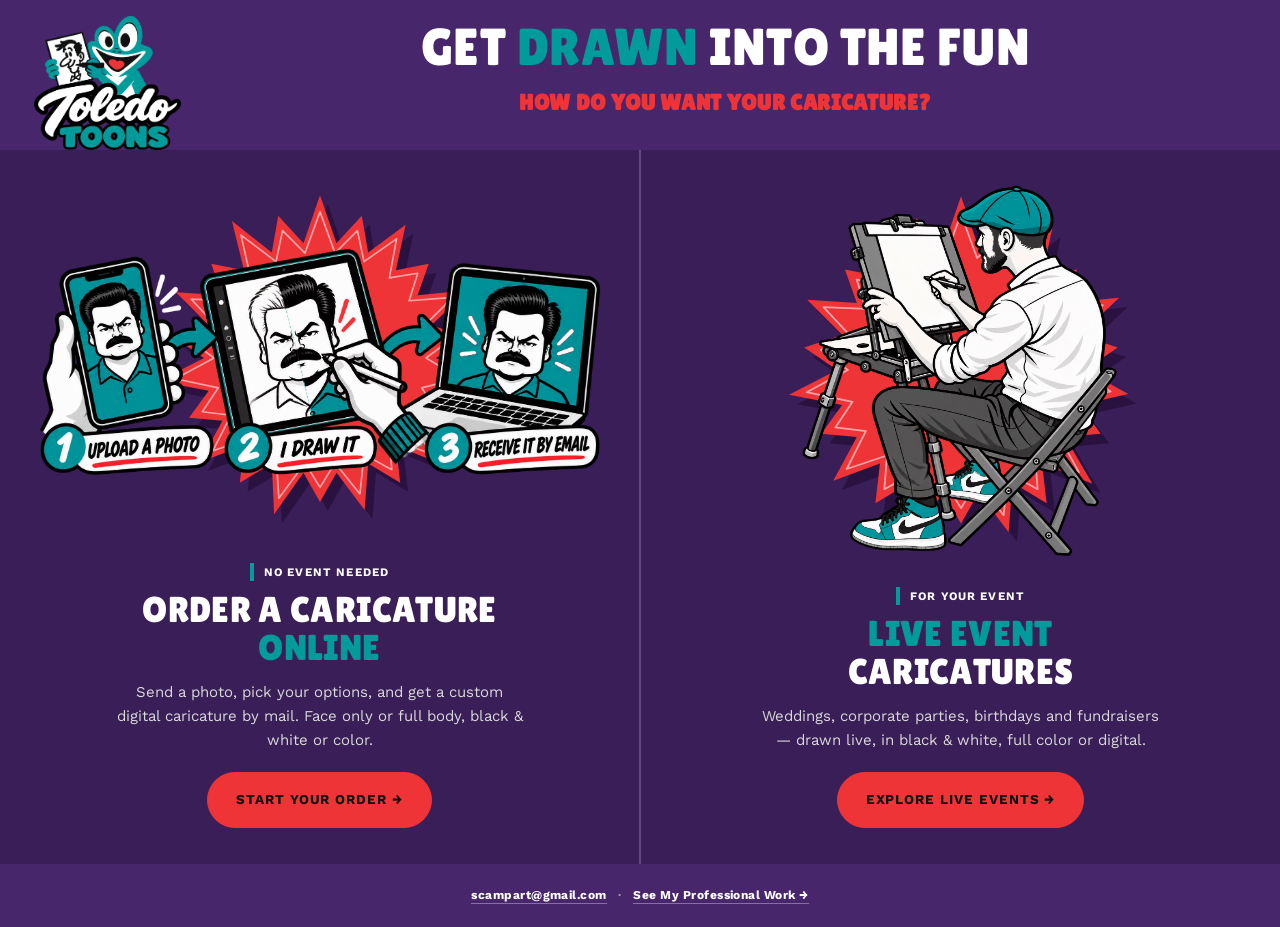
<file: index.html>
<!doctype html>
<html lang="en">
<head>
<meta charset="utf-8">
<meta name="viewport" content="width=device-width, initial-scale=1">
<title>Toledo Toons</title>
<meta name="description" content="Toledo Toons by Shawn Camp / Scamp Art. Book live caricature entertainment for your event, or order a custom digital caricature online from a photo, no event needed.">
<link rel="canonical" href="https://toledotoons.com/">
<link rel="preconnect" href="https://fonts.googleapis.com">
<link rel="preconnect" href="https://fonts.gstatic.com" crossorigin>
<link href="https://fonts.googleapis.com/css2?family=Lilita+One&family=Work+Sans:ital,wght@0,400;0,500;0,600;0,700;1,400&display=swap" rel="stylesheet">
<style>
  :root {
    --bg: #151319;
    --bg-raised: #1E1C24;
    --paper: #E8D9B0;
    --ink: #E8D9B0;
    --ink-soft: #B6B1A6;
    --red: #EF3438;
    --red-ink: #C43D2B;
    --line: rgba(244,241,233,0.14);
    --line-strong: rgba(244,241,233,0.28);
    --font-display: "Big Shoulders Display", "Arial Narrow", sans-serif;
    --font-body: "Work Sans", "Segoe UI", sans-serif;
    --font-mono: "JetBrains Mono", "Consolas", monospace;
    --font-hand: "Caveat", cursive;
  }
  * { box-sizing: border-box; }
  html, body { margin: 0; padding: 0; }
  body {
    background: var(--bg); color: var(--ink); font-family: var(--font-body); -webkit-font-smoothing: antialiased;
    min-height: 100vh; min-height: 100dvh; display: flex; flex-direction: column;
  }

  .top-band { display: flex; align-items: flex-start; flex-wrap: wrap; gap: 10px 24px; padding: 30px 34px 0; }
  .site-header { display: flex; padding: 0; }
  .mark-group { display: inline-flex; flex-direction: column; align-items: flex-start; gap: 6px; text-decoration: none; }
  .mark-logo { display: block; height: clamp(44px, 7vw, 64px); width: auto; }
  .mark-sub { display: inline-block; white-space: nowrap; transform-origin: left top; font-family: var(--font-mono); font-size: 11.5px; letter-spacing: 0.1em; text-transform: uppercase; color: var(--ink-soft); margin-top: 2px; }

  .hero-tagline { flex: 1; min-width: 260px; text-align: center; padding: 0 20px 30px; }
  .hero-tagline h1 { font-family: var(--font-display); font-weight: 900; text-transform: uppercase; font-size: clamp(32px, 6.5vw, 60px); line-height: 0.98; letter-spacing: 0.01em; margin: 0 0 12px; }
  .hero-tagline h1 .accent { color: var(--red); }
  .portal-question { margin: 0; font-family: var(--font-display); font-weight: 700; text-transform: uppercase; font-size: clamp(18px, 2.6vw, 26px); letter-spacing: 0.02em; color: var(--ink-soft); }

  .pro-work-link { flex-shrink: 0; align-self: flex-start; font-family: var(--font-mono); font-size: 12px; letter-spacing: 0.05em; text-transform: uppercase; color: var(--ink-soft); text-decoration: none; border-bottom: 1px solid var(--line-strong); padding-bottom: 2px; white-space: nowrap; }
  .pro-work-link:hover { color: var(--red); border-color: var(--red); }
  @media (max-width: 780px) { .pro-work-link { align-self: flex-start; } }

  .portal-grid { flex: 1; display: grid; grid-template-columns: 1fr 1fr; gap: 2px; background: var(--line); }
  @media (max-width: 780px) { .portal-grid { grid-template-columns: 1fr; } }

  .portal-card {
    position: relative; display: flex; flex-direction: column; align-items: stretch; justify-content: flex-start;
    min-height: 560px; background: var(--bg-raised); text-decoration: none; color: var(--ink);
    overflow: hidden; padding: 30px 34px 36px;
  }
  @media (max-width: 780px) { .portal-card { min-height: 480px; } }

  .pc-illustration-wrap { position: relative; flex: 1; display: flex; align-items: center; justify-content: center; min-height: 0; }
  .art-blob { position: absolute; left: 50%; top: 46%; width: 135%; max-width: 560px; aspect-ratio: 1; transform: translate(-50%, -50%); overflow: visible; z-index: 0; pointer-events: none; }
  .pc-illustration {
    position: relative; z-index: 1; max-width: 100%; max-height: 380px; width: auto; height: auto; object-fit: contain;
    filter: drop-shadow(0 20px 28px rgba(0,0,0,0.5)); transition: transform .4s ease;
  }
  .portal-card:hover .pc-illustration { transform: scale(1.03); }

  .pc-content { position: relative; z-index: 2; text-align: center; padding-top: 22px; background: var(--bg-raised); }
  .pc-kicker { font-family: var(--font-mono); font-size: 11.5px; letter-spacing: 0.1em; text-transform: uppercase; color: var(--red); margin: 0 0 10px; }
  .pc-content h2 { font-family: var(--font-display); font-weight: 900; text-transform: uppercase; font-size: clamp(28px, 4vw, 40px); line-height: 0.98; margin: 0 0 14px; }
  .pc-content h2 .accent { color: var(--red); }
  .pc-sub { max-width: 46ch; margin: 0 auto 20px; font-size: 15px; line-height: 1.6; color: var(--ink-soft); }
  .pc-cta {
    display: inline-flex; align-items: center; gap: 10px; font-family: var(--font-mono); font-size: 13.5px; font-weight: 700;
    letter-spacing: 0.07em; text-transform: uppercase; color: #191016; background: var(--red); border: 1px solid var(--red);
    border-radius: 2px; padding: 16px 28px; box-shadow: 0 10px 24px rgba(225,80,59,0.25);
    transition: background .15s ease, border-color .15s ease, transform .15s ease, box-shadow .15s ease;
  }
  .portal-card:hover .pc-cta { background: var(--red-ink); border-color: var(--red-ink); transform: translateY(-2px); box-shadow: 0 12px 28px rgba(225,80,59,0.35); }

  .portal-foot {
    text-align: center; padding: 22px 20px; font-family: var(--font-mono); font-size: 12px; letter-spacing: 0.04em; color: var(--ink-soft);
  }
  .portal-foot a { color: var(--ink-soft); text-decoration: none; border-bottom: 1px solid var(--line-strong); padding-bottom: 2px; }
  .portal-foot a:hover { color: var(--red); border-color: var(--red); }
  .portal-foot .sep { margin: 0 10px; opacity: 0.5; }
</style>
<link rel="stylesheet" href="skin.css">
<link rel="icon" href="favicon.ico" sizes="any">
<link rel="icon" href="images/brand/favicon-frog-48.png" sizes="48x48" type="image/png">
<link rel="icon" href="images/brand/favicon-frog.png" sizes="256x256" type="image/png">
<link rel="apple-touch-icon" href="images/brand/apple-touch-icon.png">
</head>
<body>

<div class="top-band">
  <header class="site-header">
    <a class="mark-group" id="markGroup" href="index.html">
      <img class="mark-logo" id="markMain" src="images/brand/toledo-toons-logo.png" width="747" height="679" alt="Toledo Toons">
    </a>
  </header>

  <div class="hero-tagline">
    <h1>Get <span class="accent">Drawn</span> Into The Fun</h1>
    <p class="portal-question">How Do You Want Your Caricature?</p>
  </div>
</div>

<div class="portal-grid">
  <a class="portal-card is-order" href="order.html">
    <div class="pc-illustration-wrap">
      <svg class="art-blob" viewBox="0 0 600 600" aria-hidden="true" focusable="false">
        <polygon points="300.0,8.0 329.6,94.1 374.9,44.8 386.4,110.8 453.5,61.1 436.2,142.8 495.0,131.0 475.0,187.5 565.6,178.7 499.6,241.4 563.3,262.1 508.0,300.0 581.1,340.4 499.6,358.6 534.7,407.2 475.0,412.5 520.7,491.2 436.2,457.2 443.8,523.8 386.4,489.2 380.0,572.5 329.6,505.9 300.0,558.0 270.4,505.9 217.7,580.2 213.6,489.2 156.2,523.8 163.8,457.2 85.4,486.0 125.0,412.5 65.3,407.2 100.4,358.6 11.0,341.6 92.0,300.0 36.7,262.1 100.4,241.4 41.7,182.0 125.0,187.5 105.0,131.0 163.8,142.8 142.1,54.4 213.6,110.8 225.1,44.8 270.4,94.1" fill="#2A1240" transform="translate(14 16)"/>
        <polygon points="300.0,8.0 329.6,94.1 374.9,44.8 386.4,110.8 453.5,61.1 436.2,142.8 495.0,131.0 475.0,187.5 565.6,178.7 499.6,241.4 563.3,262.1 508.0,300.0 581.1,340.4 499.6,358.6 534.7,407.2 475.0,412.5 520.7,491.2 436.2,457.2 443.8,523.8 386.4,489.2 380.0,572.5 329.6,505.9 300.0,558.0 270.4,505.9 217.7,580.2 213.6,489.2 156.2,523.8 163.8,457.2 85.4,486.0 125.0,412.5 65.3,407.2 100.4,358.6 11.0,341.6 92.0,300.0 36.7,262.1 100.4,241.4 41.7,182.0 125.0,187.5 105.0,131.0 163.8,142.8 142.1,54.4 213.6,110.8 225.1,44.8 270.4,94.1" fill="#EF3438"/>
        <polygon points="300.0,38.0 327.0,111.9 367.1,71.6 378.9,127.2 437.3,86.3 424.4,156.4 475.3,148.1 459.8,197.3 538.3,191.2 482.3,246.5 535.6,266.1 490.0,300.0 551.4,336.1 482.3,353.5 511.0,396.4 459.8,402.7 498.0,471.6 424.4,443.6 428.7,500.2 378.9,472.8 371.6,543.7 327.0,488.1 300.0,532.0 273.0,488.1 226.2,551.4 221.1,472.8 171.3,500.2 175.6,443.6 108.0,466.3 140.2,402.7 89.0,396.4 117.7,353.5 40.7,337.3 110.0,300.0 64.4,266.1 117.7,246.5 69.0,194.5 140.2,197.3 124.7,148.1 175.6,156.4 158.4,79.6 221.1,127.2 232.9,71.6 273.0,111.9" fill="none" stroke="#FFFFFF" stroke-width="3" stroke-linejoin="round" opacity="0.55"/>
      </svg>
      <img class="pc-illustration" src="images/process-steps.webp" alt="Step 1: upload a photo. Step 2: I draw it. Step 3: receive it by email." loading="lazy">
    </div>
    <div class="pc-content">
      <p class="pc-kicker">No Event Needed</p>
      <h2>Order A Caricature<br><span class="accent">Online</span></h2>
      <p class="pc-sub">Send a photo, pick your options, and get a custom digital caricature by mail. Face only or full body, black &amp; white or color.</p>
      <span class="pc-cta">Start Your Order &#8594;</span>
    </div>
  </a>
  <a class="portal-card is-event" href="live-events.html">
    <div class="pc-illustration-wrap">
      <svg class="art-blob" viewBox="0 0 600 600" aria-hidden="true" focusable="false">
        <polygon points="300.0,8.0 329.6,94.1 374.9,44.8 386.4,110.8 453.5,61.1 436.2,142.8 495.0,131.0 475.0,187.5 565.6,178.7 499.6,241.4 563.3,262.1 508.0,300.0 581.1,340.4 499.6,358.6 534.7,407.2 475.0,412.5 520.7,491.2 436.2,457.2 443.8,523.8 386.4,489.2 380.0,572.5 329.6,505.9 300.0,558.0 270.4,505.9 217.7,580.2 213.6,489.2 156.2,523.8 163.8,457.2 85.4,486.0 125.0,412.5 65.3,407.2 100.4,358.6 11.0,341.6 92.0,300.0 36.7,262.1 100.4,241.4 41.7,182.0 125.0,187.5 105.0,131.0 163.8,142.8 142.1,54.4 213.6,110.8 225.1,44.8 270.4,94.1" fill="#2A1240" transform="translate(14 16)"/>
        <polygon points="300.0,8.0 329.6,94.1 374.9,44.8 386.4,110.8 453.5,61.1 436.2,142.8 495.0,131.0 475.0,187.5 565.6,178.7 499.6,241.4 563.3,262.1 508.0,300.0 581.1,340.4 499.6,358.6 534.7,407.2 475.0,412.5 520.7,491.2 436.2,457.2 443.8,523.8 386.4,489.2 380.0,572.5 329.6,505.9 300.0,558.0 270.4,505.9 217.7,580.2 213.6,489.2 156.2,523.8 163.8,457.2 85.4,486.0 125.0,412.5 65.3,407.2 100.4,358.6 11.0,341.6 92.0,300.0 36.7,262.1 100.4,241.4 41.7,182.0 125.0,187.5 105.0,131.0 163.8,142.8 142.1,54.4 213.6,110.8 225.1,44.8 270.4,94.1" fill="#EF3438"/>
        <polygon points="300.0,38.0 327.0,111.9 367.1,71.6 378.9,127.2 437.3,86.3 424.4,156.4 475.3,148.1 459.8,197.3 538.3,191.2 482.3,246.5 535.6,266.1 490.0,300.0 551.4,336.1 482.3,353.5 511.0,396.4 459.8,402.7 498.0,471.6 424.4,443.6 428.7,500.2 378.9,472.8 371.6,543.7 327.0,488.1 300.0,532.0 273.0,488.1 226.2,551.4 221.1,472.8 171.3,500.2 175.6,443.6 108.0,466.3 140.2,402.7 89.0,396.4 117.7,353.5 40.7,337.3 110.0,300.0 64.4,266.1 117.7,246.5 69.0,194.5 140.2,197.3 124.7,148.1 175.6,156.4 158.4,79.6 221.1,127.2 232.9,71.6 273.0,111.9" fill="none" stroke="#FFFFFF" stroke-width="3" stroke-linejoin="round" opacity="0.55"/>
      </svg>
      <img class="pc-illustration" src="images/artist-easel.webp" alt="Illustrated artist sketching on a drawing board" loading="lazy">
    </div>
    <div class="pc-content">
      <p class="pc-kicker">For Your Event</p>
      <h2><span class="accent">Live Event</span><br>Caricatures</h2>
      <p class="pc-sub">Weddings, corporate parties, birthdays and fundraisers &mdash; drawn live, in black &amp; white, full color or digital.</p>
      <span class="pc-cta">Explore Live Events &#8594;</span>
    </div>
  </a>
</div>

<div class="portal-foot">
  <a href="mailto:scampart@gmail.com">scampart@gmail.com</a> <span class="sep">&middot;</span> <a href="https://scampart.com/">See My Professional Work &#8594;</a>
</div>

<script>
(function(){
  function matchWidth(){
    var mark = document.getElementById('markMain');
    var sub = document.getElementById('markSub');
    if(!mark || !sub) return;
    sub.style.transform = 'none';
    var markWidth = mark.getBoundingClientRect().width;
    var subWidth = sub.getBoundingClientRect().width;
    if(subWidth > 0 && markWidth > 0){
      sub.style.transform = 'scaleX(' + (markWidth / subWidth) + ')';
    }
  }
  matchWidth();
  if (document.fonts && document.fonts.ready) { document.fonts.ready.then(matchWidth); }
  var markImg = document.getElementById('markMain');
  if (markImg) {
    if (markImg.complete) { matchWidth(); } else { markImg.addEventListener('load', matchWidth); }
  }
  window.addEventListener('load', matchWidth);
  window.addEventListener('resize', matchWidth);
})();
</script>

</body>
</html>
</file>
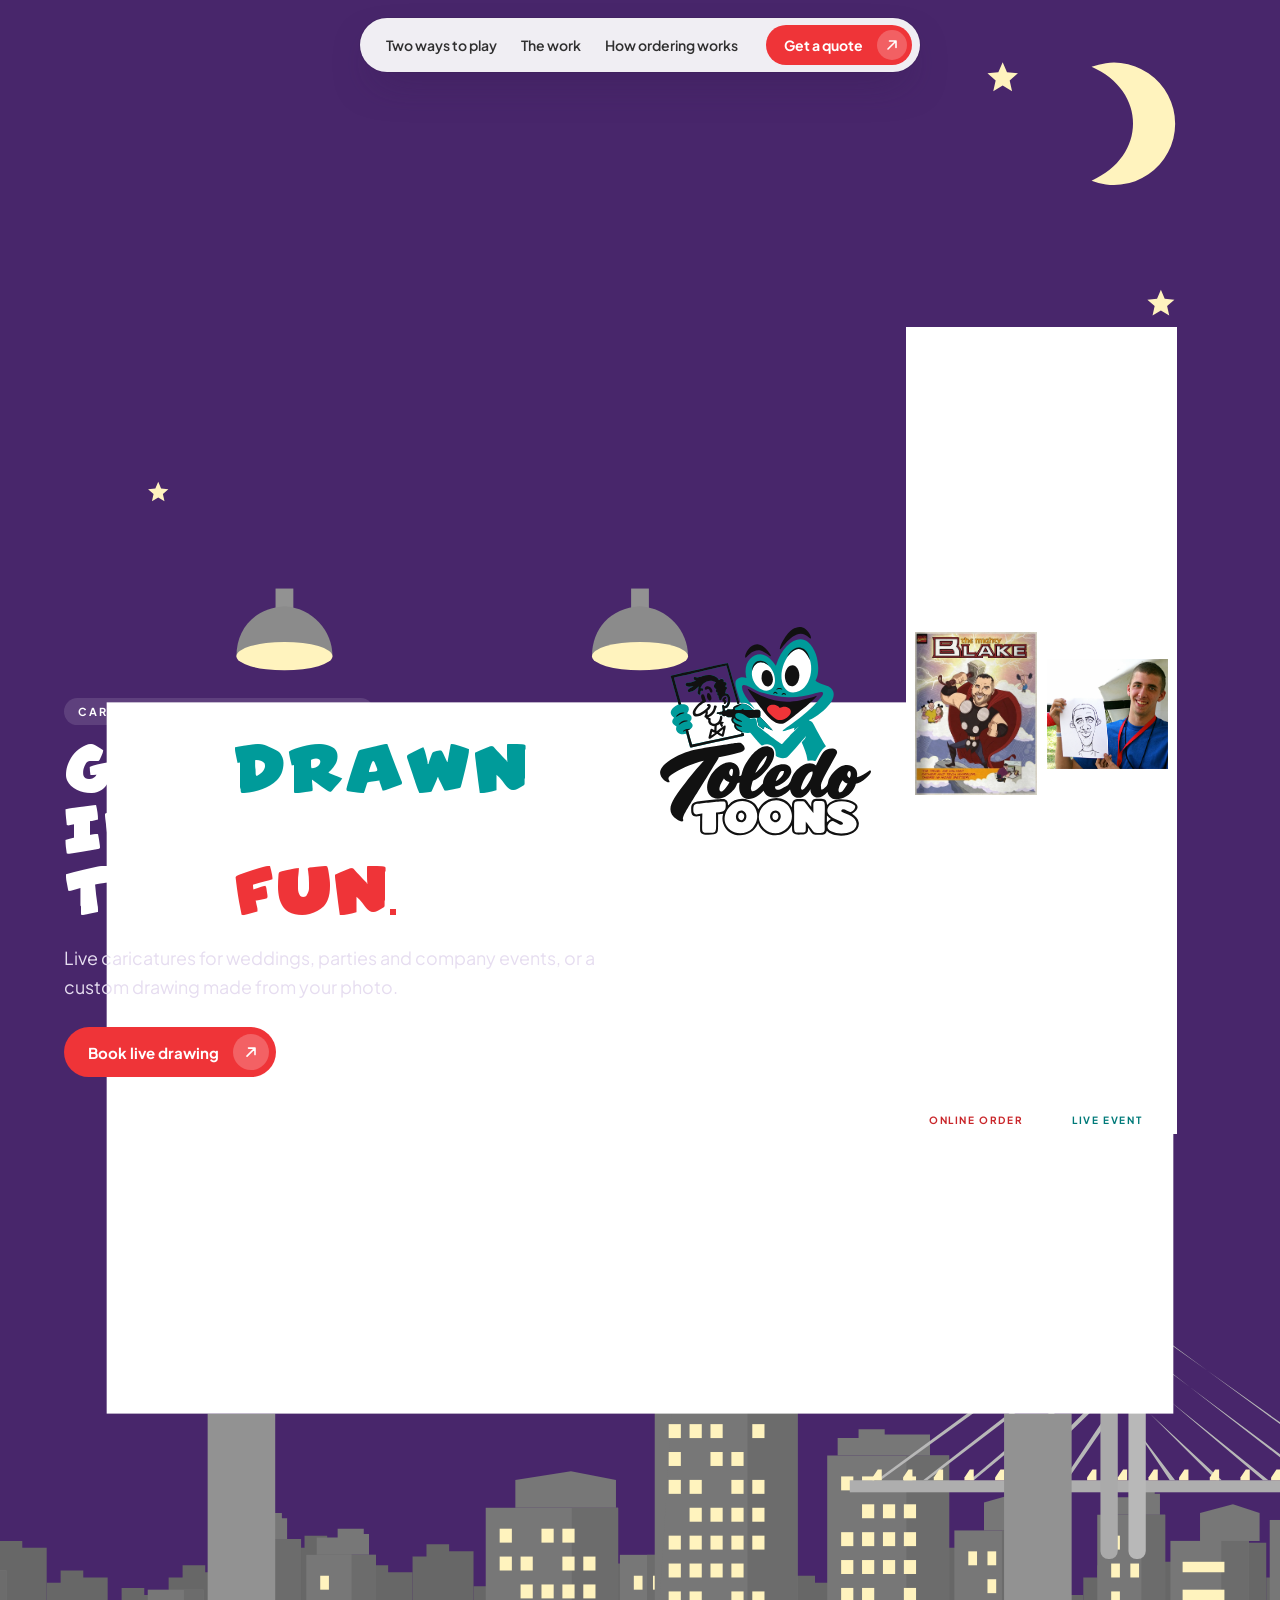
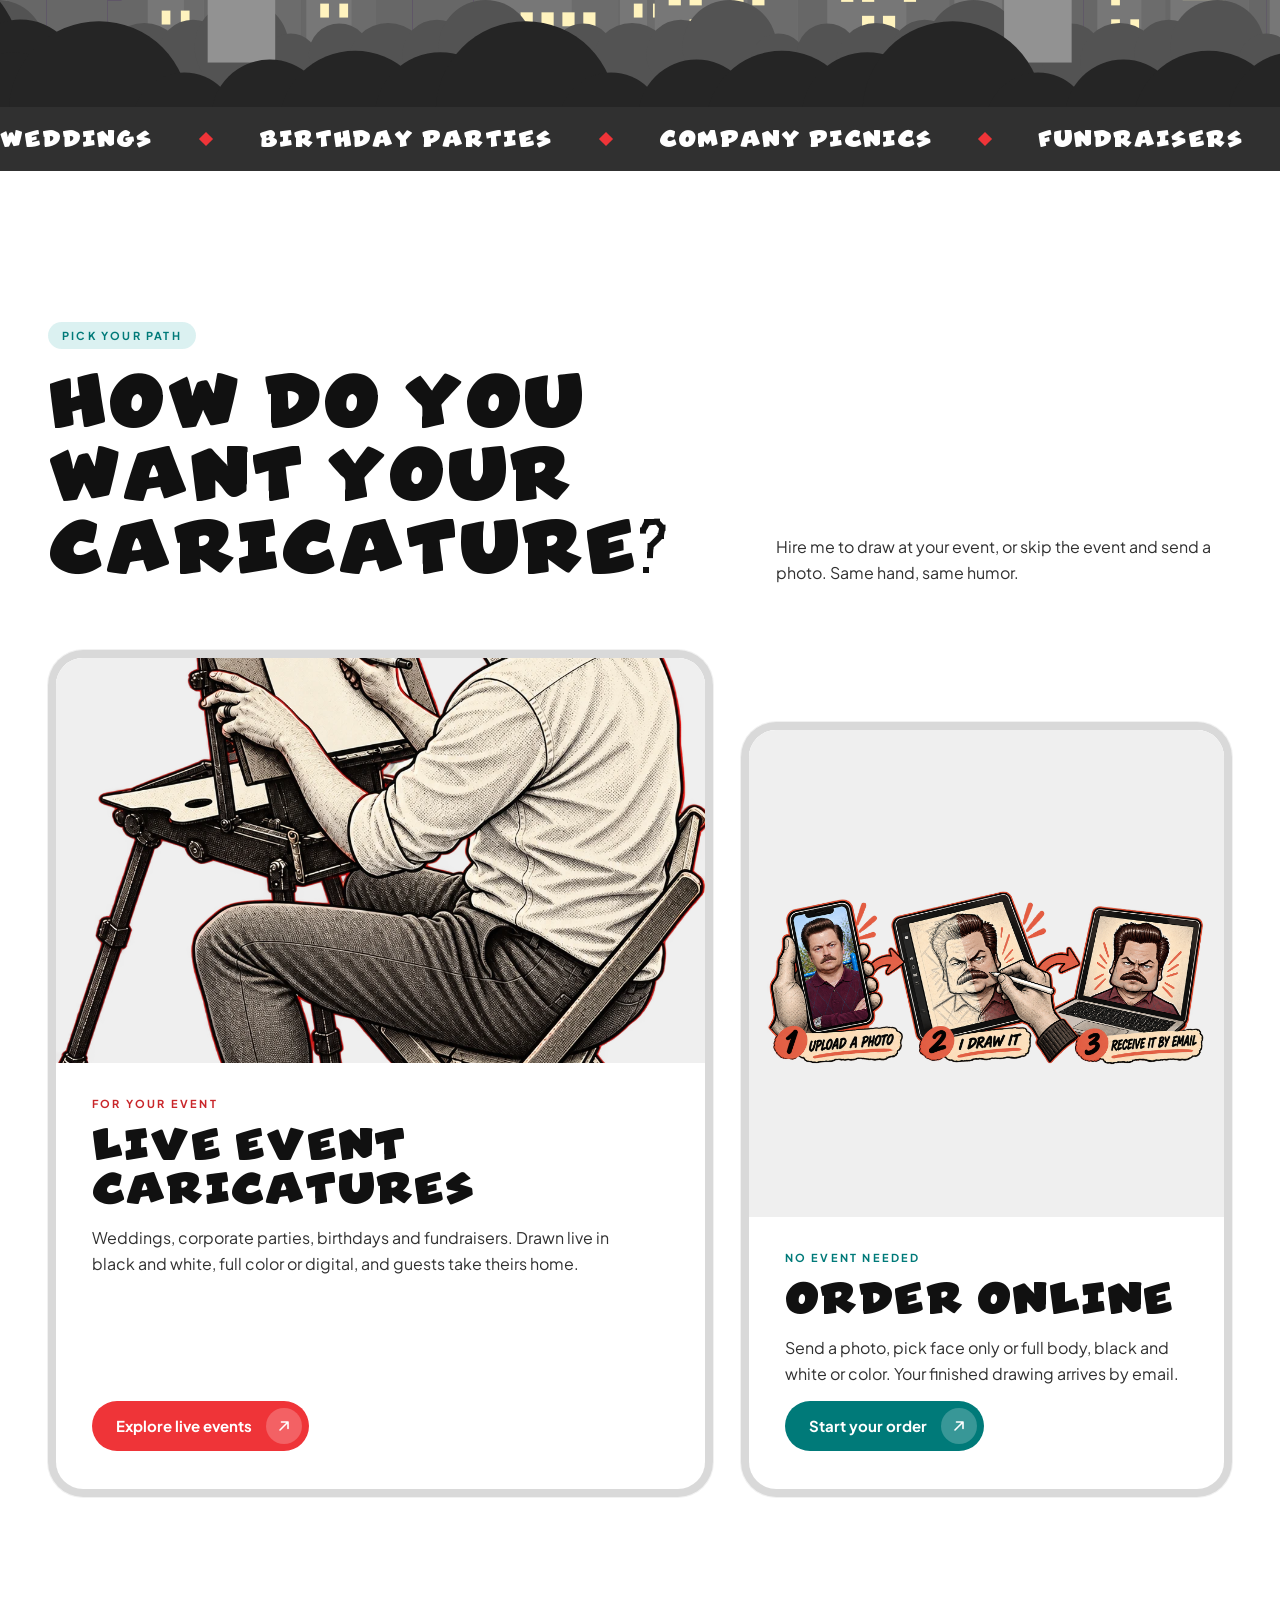
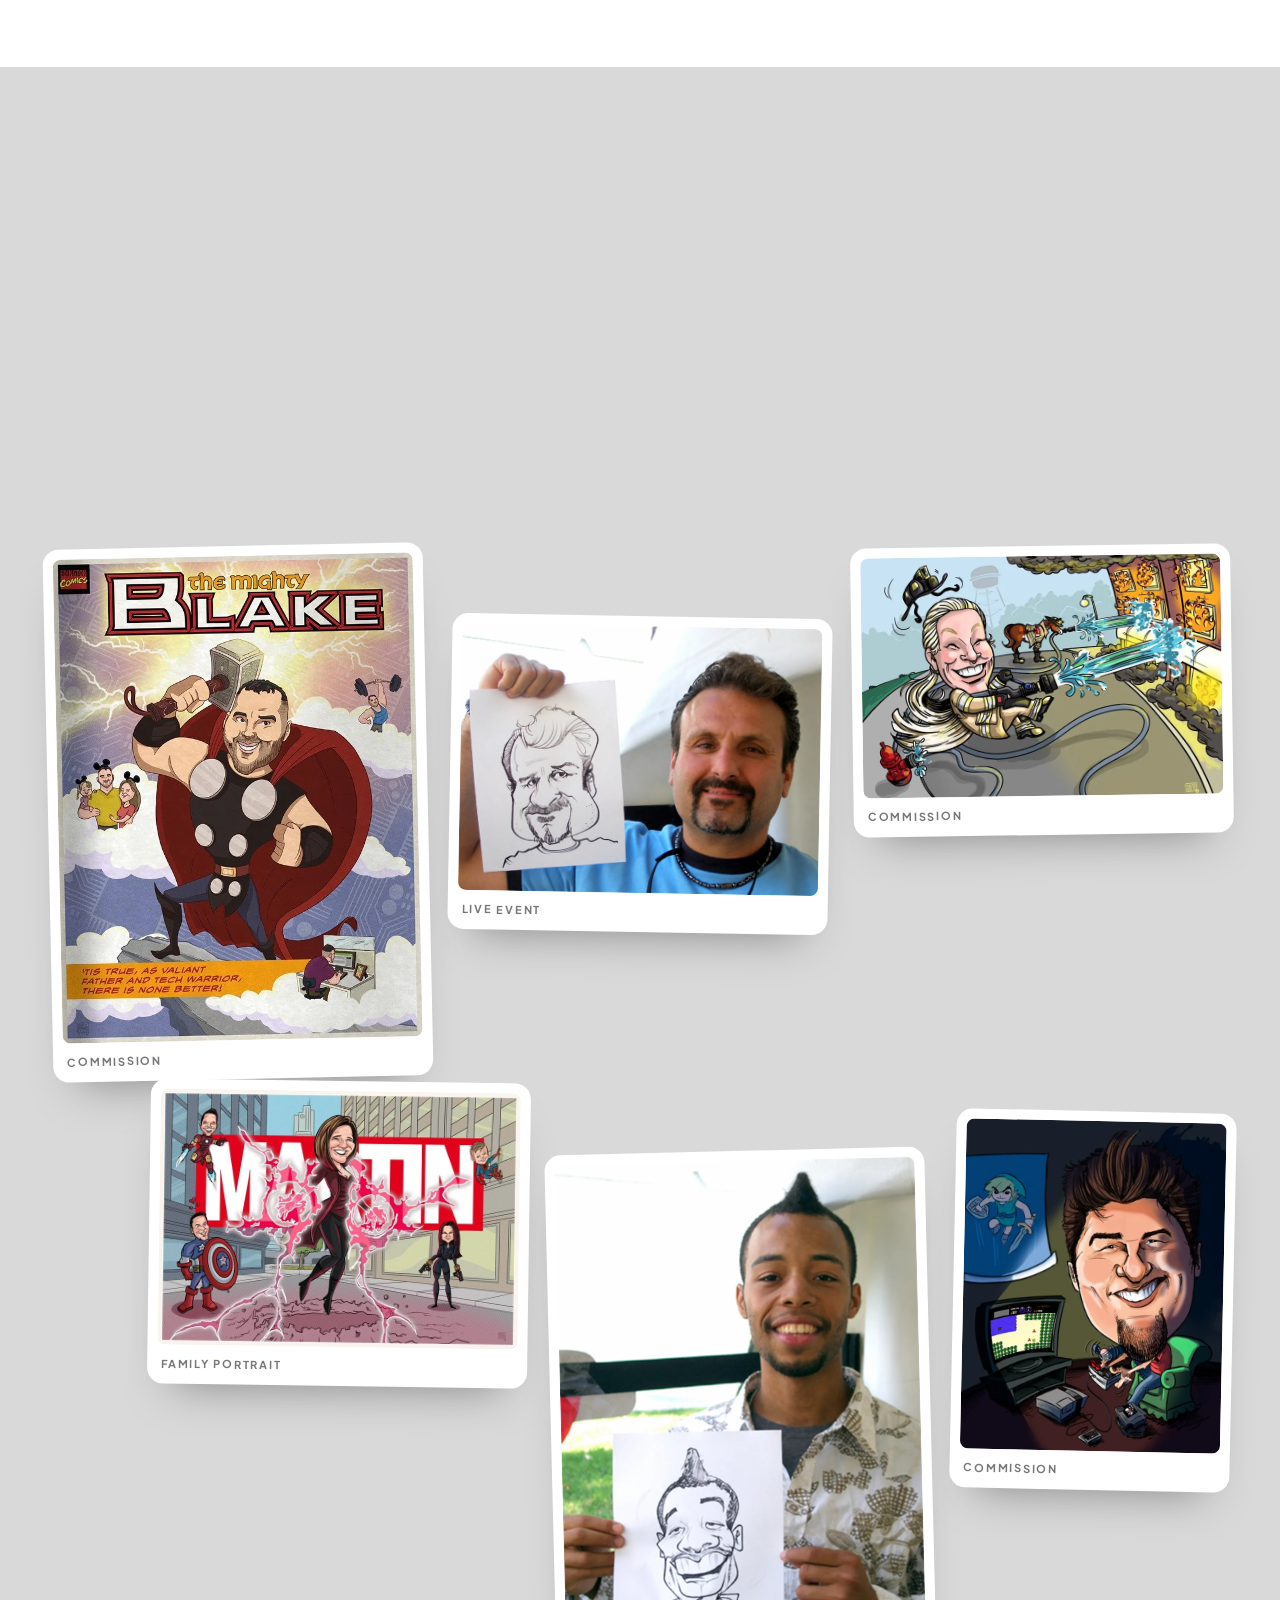
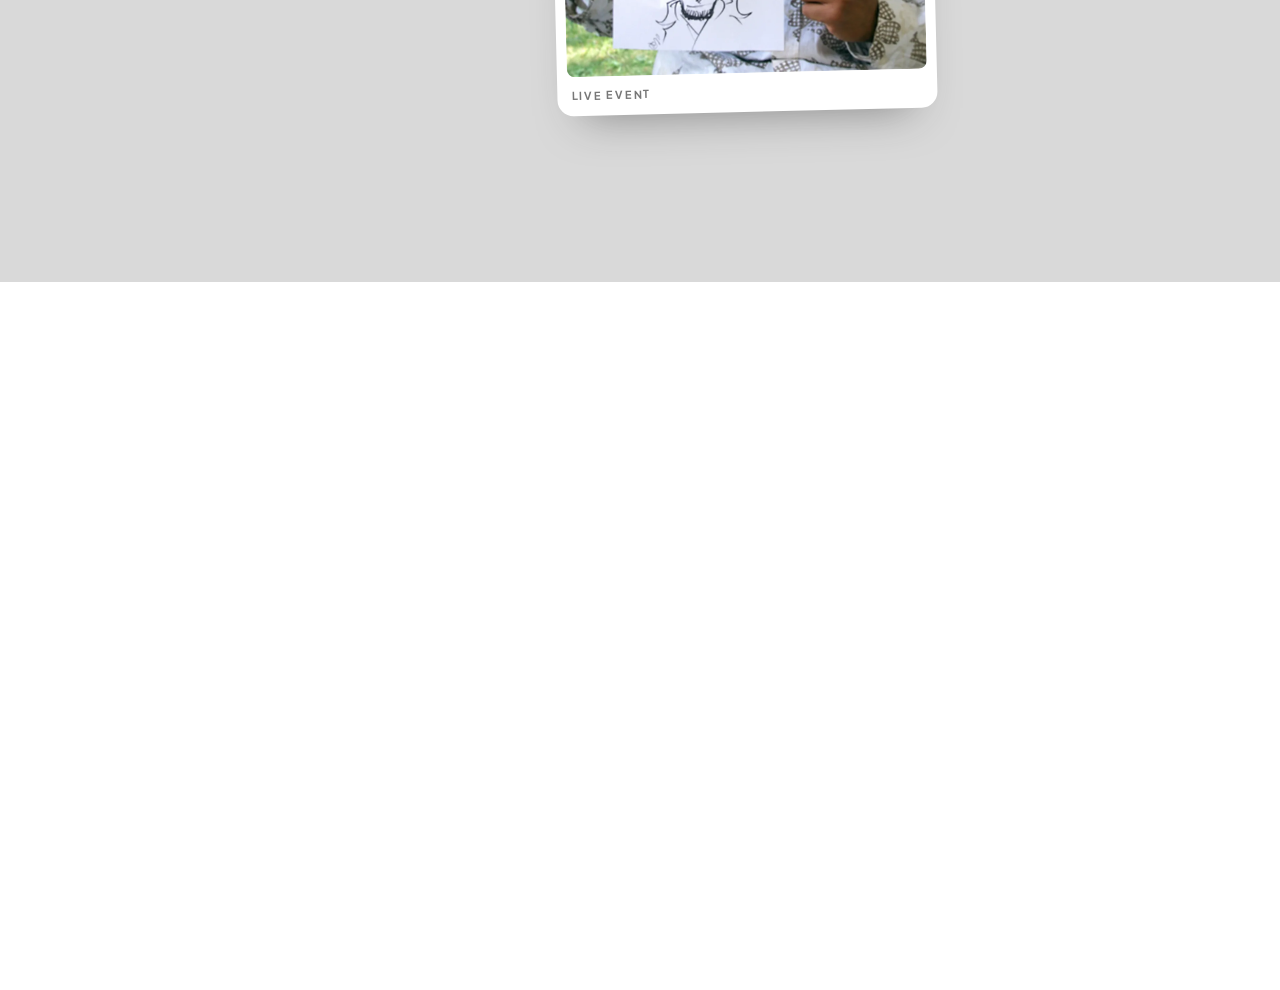
<file: redesign-sample/index.html>
<!doctype html>
<html lang="en">
<head>
<meta charset="utf-8">
<meta name="viewport" content="width=device-width, initial-scale=1">
<title>Toledo Toons | Live Caricatures &amp; Custom Digital Caricatures (Redesign Sample)</title>
<meta name="description" content="Live caricature entertainment for weddings, parties and company events in Toledo, or a custom digital caricature drawn from your photo.">
<meta name="robots" content="noindex">
<link rel="icon" href="../images/toledo-toons-logo.webp">
<link rel="preconnect" href="https://fonts.googleapis.com">
<link rel="preconnect" href="https://fonts.gstatic.com" crossorigin>
<link href="https://fonts.googleapis.com/css2?family=Plus+Jakarta+Sans:wght@400;500;600;700&display=swap" rel="stylesheet">
<style>
@font-face{font-family:"Camp Toons Handcut";src:url("../fonts/CampToonsHandcut-Bold.ttf") format("truetype");font-weight:700;font-display:swap}
:root{
  /* official brand palette */
  --black:#111111; --teal:#009B9A; --red:#EF3438; --white:#FFFFFF;
  --purple:#48266B; --charcoal:#303030; --city:#777777; --light:#D9D9D9;
  --teal-dk:#007A79; --red-dk:#C9262A; --purple-dk:#351B50;
  --ease:cubic-bezier(.32,.72,0,1);
  --display:"Camp Toons Handcut","Arial Narrow",sans-serif;
  --body:"Plus Jakarta Sans","Segoe UI",sans-serif;
  --z-nav:20;
}
*{box-sizing:border-box}
html{scroll-behavior:smooth}
body{margin:0;background:var(--white);color:var(--black);font-family:var(--body);line-height:1.6;-webkit-font-smoothing:antialiased;overflow-x:hidden}
img,svg{display:block;max-width:100%}
img{height:auto}
a{color:inherit}
:focus-visible{outline:3px solid var(--teal);outline-offset:3px;border-radius:6px}
.on-dark :focus-visible{outline-color:var(--white)}
.skip{position:absolute;left:16px;top:-60px;background:var(--black);color:var(--white);padding:10px 16px;border-radius:999px;z-index:40;transition:top .3s var(--ease)}
.skip:focus{top:16px}
.wrap{max-width:1240px;margin:0 auto;padding:0 28px}
h1,h2,h3{font-family:var(--display);font-weight:700;margin:0;letter-spacing:.005em;line-height:.95;text-wrap:balance}
p{text-wrap:pretty}

/* nav: floating white pill (white panel, per logo rules) */
.nav{position:fixed;top:18px;left:50%;transform:translateX(-50%);z-index:var(--z-nav);width:max-content;max-width:calc(100% - 24px);
  display:flex;align-items:center;gap:28px;padding:7px 8px 7px 26px;border-radius:999px;background:rgba(255,255,255,.92);
  backdrop-filter:blur(16px);-webkit-backdrop-filter:blur(16px);box-shadow:0 0 0 1px rgba(17,17,17,.08),0 18px 40px -16px rgba(53,27,80,.55)}
.nav-links{display:flex;gap:24px;font-size:14px;font-weight:600}
.nav-links a{text-decoration:none;color:var(--charcoal);transition:color .4s var(--ease)}
.nav-links a:hover{color:var(--teal-dk)}

/* buttons: island + nested arrow */
.btn{display:inline-flex;align-items:center;gap:14px;padding:7px 7px 7px 24px;border-radius:999px;font:700 15px var(--body);text-decoration:none;border:0;cursor:pointer;
  background:var(--red);color:var(--white);transition:transform .5s var(--ease),background .4s var(--ease)}
.btn .dot{width:36px;height:36px;border-radius:50%;background:rgba(255,255,255,.22);display:grid;place-items:center;transition:transform .5s var(--ease)}
.btn svg{width:16px;height:16px}
.btn:hover{background:var(--red-dk)}
.btn:hover .dot{transform:translate(3px,-2px) scale(1.06)}
.btn:active{transform:scale(.97)}
.btn.teal{background:var(--teal-dk)}.btn.teal:hover{background:#00605f}
.btn.sm{font-size:14px;padding:5px 5px 5px 18px}.btn.sm .dot{width:30px;height:30px}
.link{font-weight:700;text-decoration:none;border-bottom:2px solid currentColor;padding-bottom:2px;transition:opacity .4s var(--ease)}
.link:hover{opacity:.7}

.eyebrow{display:inline-block;font:700 11px var(--body);letter-spacing:.2em;text-transform:uppercase;padding:7px 14px;border-radius:999px;background:rgba(0,155,154,.14);color:var(--teal-dk)}
.on-dark .eyebrow{background:rgba(255,255,255,.12);color:var(--white)}

/* hero: billboard banner */
.hero{position:relative;background:var(--purple);color:var(--white);overflow:hidden}
.banner{position:relative}
.banner-inner{position:relative;width:100%}
.banner-inner>picture img.scene{width:100%;height:auto}
.banner-inner>picture{display:block}
.hero-text{position:absolute;z-index:2;left:5%;top:52%;transform:translateY(-50%);width:43%}
.hero h1{font-size:clamp(40px,5.4vw,88px);line-height:.88;margin:16px 0 20px;text-transform:uppercase}
.hero h1 .t{color:var(--teal)}
.hero h1 .r{color:var(--red)}
.lede{font-size:clamp(15px,1.4vw,19px);color:#E6DDF0;max-width:44ch;margin:0 0 26px}
.hero-cta{display:flex;flex-wrap:wrap;gap:20px;align-items:center}
/* overlays placed from banner/layout.json (face coordinates mapped onto each scene) */
.billboard-logo{position:absolute;left:50.5%;top:19.15%;width:17.7%;height:47.3%;object-fit:contain}
.billboard-slideshow{position:absolute;left:70.78%;top:19.15%;width:21.2%;height:47.3%;overflow:hidden;background:var(--white)}
.slide{position:absolute;inset:0;display:flex;gap:4%;padding:3.5%;opacity:0;transition:opacity 1.1s var(--ease)}
.slide.on{opacity:1}
.slide figure{margin:0;flex:1 1 0;min-width:0;display:flex;flex-direction:column;gap:3%}
.slide .ph{position:relative;flex:1;min-height:0}
.slide .ph img{position:absolute;inset:0;width:100%;height:100%;object-fit:contain}
.slide figcaption{font:700 clamp(7px,.78vw,12px)/1 var(--body);letter-spacing:.16em;text-transform:uppercase;text-align:center;color:var(--teal-dk)}
.slide figcaption.o{color:var(--red-dk)}
.slide.wide figure{flex:1}
.hero .skyline{display:none}

/* strip */
.strip{background:var(--charcoal);color:var(--white);padding:18px 0;overflow:hidden}
.strip-track{display:flex;gap:48px;width:max-content;animation:slide 40s linear infinite;font:700 24px var(--display);letter-spacing:.04em;text-transform:uppercase}
.strip-track span{display:flex;align-items:center;gap:48px;white-space:nowrap}
.strip-track span::after{content:"";width:10px;height:10px;background:var(--red);transform:rotate(45deg)}
@keyframes slide{to{transform:translateX(-50%)}}

section{padding:150px 0 170px}
.sec-head{display:flex;justify-content:space-between;align-items:end;gap:40px;margin-bottom:64px}
.sec-head h2{font-size:clamp(34px,6vw,88px);margin-top:18px;max-width:11ch;text-transform:uppercase}
.sec-head p{max-width:38ch;color:var(--charcoal);margin:0}

/* double-bezel path cards */
.paths{display:grid;grid-template-columns:1.15fr .85fr;gap:28px;align-items:stretch}
.shell{padding:8px;border-radius:2.2rem;background:var(--light);box-shadow:0 0 0 1px rgba(17,17,17,.06)}
.core{height:100%;border-radius:calc(2.2rem - 8px);background:var(--white);box-shadow:inset 0 1px 1px rgba(255,255,255,.9);overflow:hidden;display:flex;flex-direction:column}
.core .media{position:relative;aspect-ratio:16/10;background:#EFEFEF;overflow:hidden}
.core .media img{width:100%;height:100%;object-fit:cover;transition:transform 1.1s var(--ease)}
.shell:hover .media img{transform:scale(1.04)}
.core .body{padding:34px 36px 38px;display:flex;flex-direction:column;gap:14px;flex:1}
.core h3{font-size:clamp(34px,3.6vw,52px);text-transform:uppercase}
.core p{margin:0;color:var(--charcoal);max-width:44ch}
.core .btn{align-self:flex-start;margin-top:auto}
.tag{font:700 11px var(--body);letter-spacing:.2em;text-transform:uppercase;color:var(--teal-dk)}
.tag.r{color:var(--red-dk)}
.paths .shell:nth-child(2){margin-top:72px}
.paths .shell:nth-child(2) .media{aspect-ratio:4/4.1}
.paths .shell:nth-child(2) .media img{object-fit:contain;padding:18px}

/* gallery: quiet gray panel, broken grid */
.gallery{background:var(--light)}
.mosaic{display:grid;grid-template-columns:repeat(12,1fr);gap:22px;align-items:start}
.tile{margin:0;background:var(--white);padding:10px;border-radius:16px;box-shadow:0 26px 44px -26px rgba(48,48,48,.5);transition:transform .8s var(--ease)}
.tile img{width:100%;height:auto;border-radius:8px}
.tile figcaption{font:700 11px var(--body);letter-spacing:.16em;text-transform:uppercase;color:var(--city);padding:12px 4px 4px}
.tile:hover{transform:translateY(-8px) rotate(0)!important}
.t1{grid-column:1/5;transform:rotate(-1.2deg)}
.t2{grid-column:5/9;margin-top:70px!important;transform:rotate(1deg)}
.t3{grid-column:9/13;transform:rotate(-.8deg)}
.t4{grid-column:2/6;margin-top:-20px!important;transform:rotate(.8deg)}
.t5{grid-column:6/10;margin-top:50px!important;transform:rotate(-1.4deg)}
.t6{grid-column:10/13;margin-top:10px!important;transform:rotate(1.2deg)}

/* steps */
.steps{display:grid;grid-template-columns:.9fr 1.1fr;gap:70px;align-items:center}
.steps h2{font-size:clamp(34px,6vw,84px);text-transform:uppercase;margin-top:18px}
.steps ol{list-style:none;margin:36px 0 0;padding:0}
.steps li{display:grid;grid-template-columns:84px 1fr;gap:20px;padding:26px 0;border-top:2px solid var(--black)}
.steps li:last-child{border-bottom:2px solid var(--black)}
.steps .n{font:700 72px/.9 var(--display);color:var(--teal)}
.steps h3{font-size:30px;margin-bottom:6px;text-transform:uppercase}
.steps li p{margin:0;color:var(--charcoal)}

/* closing: purple again */
.close{position:relative;background:var(--purple);color:var(--white);padding:150px 0 0;overflow:hidden}
.close .inner{position:relative;z-index:2;padding-bottom:210px}
.close h2{font-size:clamp(40px,8vw,120px);line-height:.88;max-width:11ch;text-transform:uppercase}
.close h2 span{color:var(--red)}
.close p{color:#E6DDF0;max-width:46ch;margin:26px 0 38px;font-size:18px}
.foot{position:relative;z-index:2;background:var(--charcoal);color:#CFCFCF;padding:26px 0;font-size:14px}
.foot .wrap{display:flex;justify-content:space-between;flex-wrap:wrap;gap:16px}
.foot a{color:var(--white);text-decoration:none}
.foot a:hover{color:var(--teal)}

/* reveal */
.rv{opacity:0;transform:translateY(48px);filter:blur(8px);transition:opacity 1s var(--ease),transform 1s var(--ease),filter 1s var(--ease);transition-delay:var(--d,0s)}
.rv.in{opacity:1;transform:none;filter:none}
.tile.rv.in{transform:var(--r,none)}

@media (min-width:768px) and (max-width:1100px){.hero .lede{display:none}}
@media (max-width:767px){
  .nav-links{display:none}
  .hero{padding-top:96px}
  .hero-text{position:static;transform:none;width:auto;padding:14px 18px 8px}
  .banner{display:flex;flex-direction:column}
  .hero-text{order:-1}
  .billboard-logo{left:12.22%;top:43.65%;width:75.56%;height:36.67%}
  .billboard-slideshow{display:none}
  .paths,.steps{grid-template-columns:minmax(0,1fr)}
  .paths .shell:nth-child(2){margin-top:0}
  .sec-head{flex-direction:column;align-items:flex-start}
  .mosaic{grid-template-columns:1fr 1fr;gap:14px}
  .tile{grid-column:auto!important;margin-top:0!important;transform:none!important}
  section{padding:90px 0 100px}
  .close{padding-top:100px}.close .inner{padding-bottom:150px}
  .wrap{padding:0 18px}
}
@media (prefers-reduced-motion:reduce){
  .rv{opacity:1;transform:none;filter:none;transition:none}
  .strip-track{animation:none}
  *{scroll-behavior:auto!important}
}
</style>
</head>
<body>
<a class="skip" href="#paths">Skip to content</a>

<svg width="0" height="0" style="position:absolute" aria-hidden="true">
  <symbol id="arrow" viewBox="0 0 16 16"><path d="M4 12L12 4M5.5 4H12v6.5" fill="none" stroke="currentColor" stroke-width="1.6" stroke-linecap="round" stroke-linejoin="round"/></symbol>
  <!-- flat skyline: no outlines, quieter than the mascot -->
  <symbol id="sky" viewBox="0 0 1440 200" preserveAspectRatio="none">
    <g fill="#777777">
      <rect x="40" y="90" width="70" height="110"/><rect x="130" y="50" width="56" height="150"/><rect x="200" y="100" width="80" height="100"/>
      <rect x="330" y="70" width="64" height="130"/><rect x="410" y="20" width="48" height="180"/><polygon points="410,20 434,0 458,20"/>
      <rect x="520" y="85" width="90" height="115"/><rect x="640" y="45" width="60" height="155"/><rect x="740" y="95" width="76" height="105"/>
      <rect x="850" y="30" width="52" height="170"/><rect x="930" y="75" width="88" height="125"/><rect x="1050" y="55" width="62" height="145"/>
      <rect x="1140" y="100" width="82" height="100"/><rect x="1250" y="40" width="58" height="160"/><rect x="1330" y="85" width="80" height="115"/>
    </g>
    <g fill="#303030">
      <rect x="0" y="140" width="120" height="60"/><rect x="150" y="120" width="90" height="80"/><rect x="270" y="150" width="140" height="50"/>
      <rect x="440" y="125" width="100" height="75"/><rect x="570" y="145" width="130" height="55"/><rect x="730" y="115" width="110" height="85"/>
      <rect x="870" y="140" width="150" height="60"/><rect x="1050" y="120" width="100" height="80"/><rect x="1180" y="145" width="140" height="55"/>
      <rect x="1340" y="125" width="100" height="75"/>
    </g>
  </symbol>
</svg>

<nav class="nav" aria-label="Main">
  <div class="nav-links">
    <a href="#paths">Two ways to play</a>
    <a href="#work">The work</a>
    <a href="#how">How ordering works</a>
  </div>
  <a class="btn sm" href="#book">Get a quote <span class="dot"><svg><use href="#arrow"/></svg></span></a>
</nav>

<main id="top">
<header class="hero on-dark">
  <div class="banner">
    <div class="banner-inner">
      <picture>
        <source media="(max-width:767px)" srcset="../images/banner/scenes/banner-mobile.svg" width="720" height="960">
        <img class="scene" src="../images/banner/scenes/banner-desktop.svg" alt="A night skyline over Toledo with a billboard" width="2048" height="682" fetchpriority="high">
      </picture>
      <img class="billboard-logo" src="../images/banner/logo/Toledo_Toons_Logo.svg" alt="Toledo Toons: a teal frog artist drawing a caricature" width="1300" height="1209">
      <div class="billboard-slideshow" id="screen" role="img" aria-label="Rotating samples of live event caricatures and online orders"></div>
    </div>
    <div class="hero-text">
      <span class="eyebrow rv">Caricature artist in Toledo, Ohio</span>
      <h1 class="rv" style="--d:.08s">Get <span class="t">drawn</span> into the <span class="r">fun.</span></h1>
      <p class="lede rv" style="--d:.16s">Live caricatures for weddings, parties and company events, or a custom drawing made from your photo.</p>
      <div class="hero-cta rv" style="--d:.24s">
        <a class="btn" href="../live-events.html">Book live drawing <span class="dot"><svg><use href="#arrow"/></svg></span></a>
        <a class="link" href="../order.html">Or order one online</a>
      </div>
    </div>
  </div>
</header>

<div class="strip" aria-hidden="true">
  <div class="strip-track">
    <span>Weddings</span><span>Birthday parties</span><span>Company picnics</span><span>Fundraisers</span><span>Retirements</span><span>Gifts</span>
    <span>Weddings</span><span>Birthday parties</span><span>Company picnics</span><span>Fundraisers</span><span>Retirements</span><span>Gifts</span>
  </div>
</div>

<section id="paths">
  <div class="wrap">
    <div class="sec-head">
      <div><span class="eyebrow rv">Pick your path</span><h2 class="rv" style="--d:.08s">How do you want your caricature?</h2></div>
      <p class="rv" style="--d:.16s">Hire me to draw at your event, or skip the event and send a photo. Same hand, same humor.</p>
    </div>
    <div class="paths">
      <article class="shell rv">
        <div class="core">
          <div class="media"><img src="../images/hero-artist-drawing.webp" alt="Illustration of an artist sketching a caricature at a drawing board" loading="lazy" width="900" height="560"></div>
          <div class="body">
            <span class="tag r">For your event</span>
            <h3>Live event caricatures</h3>
            <p>Weddings, corporate parties, birthdays and fundraisers. Drawn live in black and white, full color or digital, and guests take theirs home.</p>
            <a class="btn" href="../live-events.html">Explore live events <span class="dot"><svg><use href="#arrow"/></svg></span></a>
          </div>
        </div>
      </article>
      <article class="shell rv" style="--d:.12s">
        <div class="core">
          <div class="media"><img src="../images/order-steps.png" alt="Three steps: upload a photo, the artist draws it, receive it by email" loading="lazy" width="700" height="700"></div>
          <div class="body">
            <span class="tag">No event needed</span>
            <h3>Order online</h3>
            <p>Send a photo, pick face only or full body, black and white or color. Your finished drawing arrives by email.</p>
            <a class="btn teal" href="../order.html">Start your order <span class="dot"><svg><use href="#arrow"/></svg></span></a>
          </div>
        </div>
      </article>
    </div>
  </div>
</section>

<section id="work" class="gallery">
  <div class="wrap">
    <div class="sec-head">
      <div><span class="eyebrow rv">The work</span><h2 class="rv" style="--d:.08s">Art that gets reactions.</h2></div>
      <p class="rv" style="--d:.16s">A mix of fast live sketches and fully finished commissions.</p>
    </div>
    <div class="mosaic">
      <figure class="tile t1 rv" style="--r:rotate(-1.2deg)"><img src="../images/gallery/comm-superhero-comic-cover.webp" alt="Superhero comic cover caricature" loading="lazy" width="600" height="800"><figcaption>Commission</figcaption></figure>
      <figure class="tile t2 rv" style="--r:rotate(1deg);--d:.1s"><img src="../images/gallery/live-caricature-bearded-man.webp" alt="Live caricature of a bearded man" loading="lazy" width="600" height="750"><figcaption>Live event</figcaption></figure>
      <figure class="tile t3 rv" style="--r:rotate(-.8deg);--d:.2s"><img src="../images/gallery/comm-firefighter.webp" alt="Firefighter caricature" loading="lazy" width="600" height="800"><figcaption>Commission</figcaption></figure>
      <figure class="tile t4 rv" style="--r:rotate(.8deg)"><img src="../images/gallery/comm-avengers-family.webp" alt="Family drawn as superheroes" loading="lazy" width="600" height="600"><figcaption>Family portrait</figcaption></figure>
      <figure class="tile t5 rv" style="--r:rotate(-1.4deg);--d:.1s"><img src="../images/gallery/live-caricature-man-mohawk.webp" alt="Live caricature of a man with a mohawk" loading="lazy" width="600" height="750"><figcaption>Live event</figcaption></figure>
      <figure class="tile t6 rv" style="--r:rotate(1.2deg);--d:.2s"><img src="../images/gallery/comm-retro-gamer.webp" alt="Retro gamer caricature" loading="lazy" width="600" height="800"><figcaption>Commission</figcaption></figure>
    </div>
  </div>
</section>

<section id="how">
  <div class="wrap steps">
    <div>
      <span class="eyebrow rv">Ordering online</span>
      <h2 class="rv" style="--d:.08s">Three steps. No pencil required.</h2>
      <ol>
        <li class="rv"><span class="n">1</span><div><h3>Upload a photo</h3><p>Pick a clear shot of the person, couple or group.</p></div></li>
        <li class="rv" style="--d:.1s"><span class="n">2</span><div><h3>I draw it</h3><p>Choose face or full body, black and white or color.</p></div></li>
        <li class="rv" style="--d:.2s"><span class="n">3</span><div><h3>Get it by email</h3><p>A print-ready digital file, ready to frame or gift.</p></div></li>
      </ol>
    </div>
    <div class="rv" style="--d:.15s">
      <div class="shell"><div class="core"><img src="../images/digital-setup.webp" alt="The digital drawing setup used to create custom caricatures" loading="lazy" width="900" height="700"></div></div>
    </div>
  </div>
</section>
</main>

<footer>
  <div id="book" class="close on-dark">
    <div class="wrap inner">
      <h2 class="rv">Ready to get <span>drawn</span> in?</h2>
      <p class="rv" style="--d:.1s">Tell me the date and the size of the crowd and I will send a quote within a day. Questions before then? Just ask.</p>
      <div class="rv" style="--d:.18s;display:flex;gap:24px;flex-wrap:wrap;align-items:center">
        <a class="btn" href="mailto:scampart@gmail.com">Email for a quote <span class="dot"><svg><use href="#arrow"/></svg></span></a>
        <a class="link" href="https://scampart.com/">See my professional work</a>
      </div>
    </div>
    <svg class="skyline" aria-hidden="true"><use href="#sky"/></svg>
  </div>
  <div class="foot">
    <div class="wrap">
      <span>Toledo Toons, a ScampArt production</span>
      <a href="mailto:scampart@gmail.com">scampart@gmail.com</a>
    </div>
  </div>
</footer>

<script>
(function(){
  var els=document.querySelectorAll('.rv');
  if(!('IntersectionObserver' in window)){els.forEach(function(e){e.classList.add('in')});return;}
  var io=new IntersectionObserver(function(es){es.forEach(function(e){if(e.isIntersecting){e.target.classList.add('in');io.unobserve(e.target);}})},{threshold:.12,rootMargin:'0px 0px -6% 0px'});
  els.forEach(function(e){io.observe(e)});
})();

(function(){
  var screen=document.getElementById('screen'); if(!screen) return;
  // phones: billboard + logo only, no slideshow (matches the 767px scene swap)
  if(window.matchMedia('(max-width:767px)').matches){screen.remove();return;}
  var base='../images/';
  var live=['live-caricature-bearded-man','live-caricature-boy-braces','live-caricature-boy-racing-cap','live-caricature-brooklyn-man','live-caricature-couple','live-caricature-man-mohawk','live-caricature-man-red-cap','live-caricature-mustache-man','live-caricature-teen-sports-cap','live-caricature-young-man'].map(function(n){return {src:base+'gallery/'+n+'.webp',alt:'Live event caricature',tag:'Live event',o:false}});
  var ord=['comm-wedding-couple','comm-firefighter','comm-golfer','comm-superhero-comic-cover','comm-retro-gamer','comm-avengers-family','comm-pizza-cook','comm-bobblehead-crate','comm-muscle-car-road-trip'].map(function(n){return {src:base+'gallery/'+n+'.webp',alt:'Custom caricature order',tag:'Online order',o:true}});
  function shuffle(a){for(var i=a.length-1;i>0;i--){var j=Math.floor(Math.random()*(i+1));var t=a[i];a[i]=a[j];a[j]=t;}return a;}
  function fig(it){return '<figure><div class="ph"><img src="'+it.src+'" alt="'+it.alt+'" loading="lazy" decoding="async"></div><figcaption'+(it.o?' class="o"':'')+'>'+it.tag+'</figcaption></figure>';}
  var narrow=false;
  shuffle(live);shuffle(ord);
  var slides=[];
  if(narrow){ shuffle(live.concat(ord)).forEach(function(it){slides.push([it]);}); }
  else{ for(var i=0;i<Math.min(live.length,ord.length);i++){ slides.push(Math.random()<.5?[live[i],ord[i]]:[ord[i],live[i]]); } }
  slides.splice(Math.floor(Math.random()*slides.length),0,[{src:base+'order-steps.png',alt:'Three steps: upload a photo, the artist draws it, receive it by email',tag:'How online orders work',o:true,wide:true}]);
  slides.forEach(function(group,i){
    var d=document.createElement('div'); d.className='slide'+(group[0].wide?' wide':'')+(i===0?' on':'');
    d.innerHTML=group.map(fig).join(''); screen.appendChild(d);
  });
  var els=screen.children, cur=0;
  if(window.matchMedia('(prefers-reduced-motion:reduce)').matches||els.length<2) return;
  // load the first slide eagerly, the rest as they come up
  [].forEach.call(els[0].querySelectorAll('img'),function(i){i.loading='eager'});
  setInterval(function(){ if(document.hidden) return; els[cur].classList.remove('on'); cur=(cur+1)%els.length; els[cur].classList.add('on'); },4200);
})();
</script>
</body>
</html>
</file>
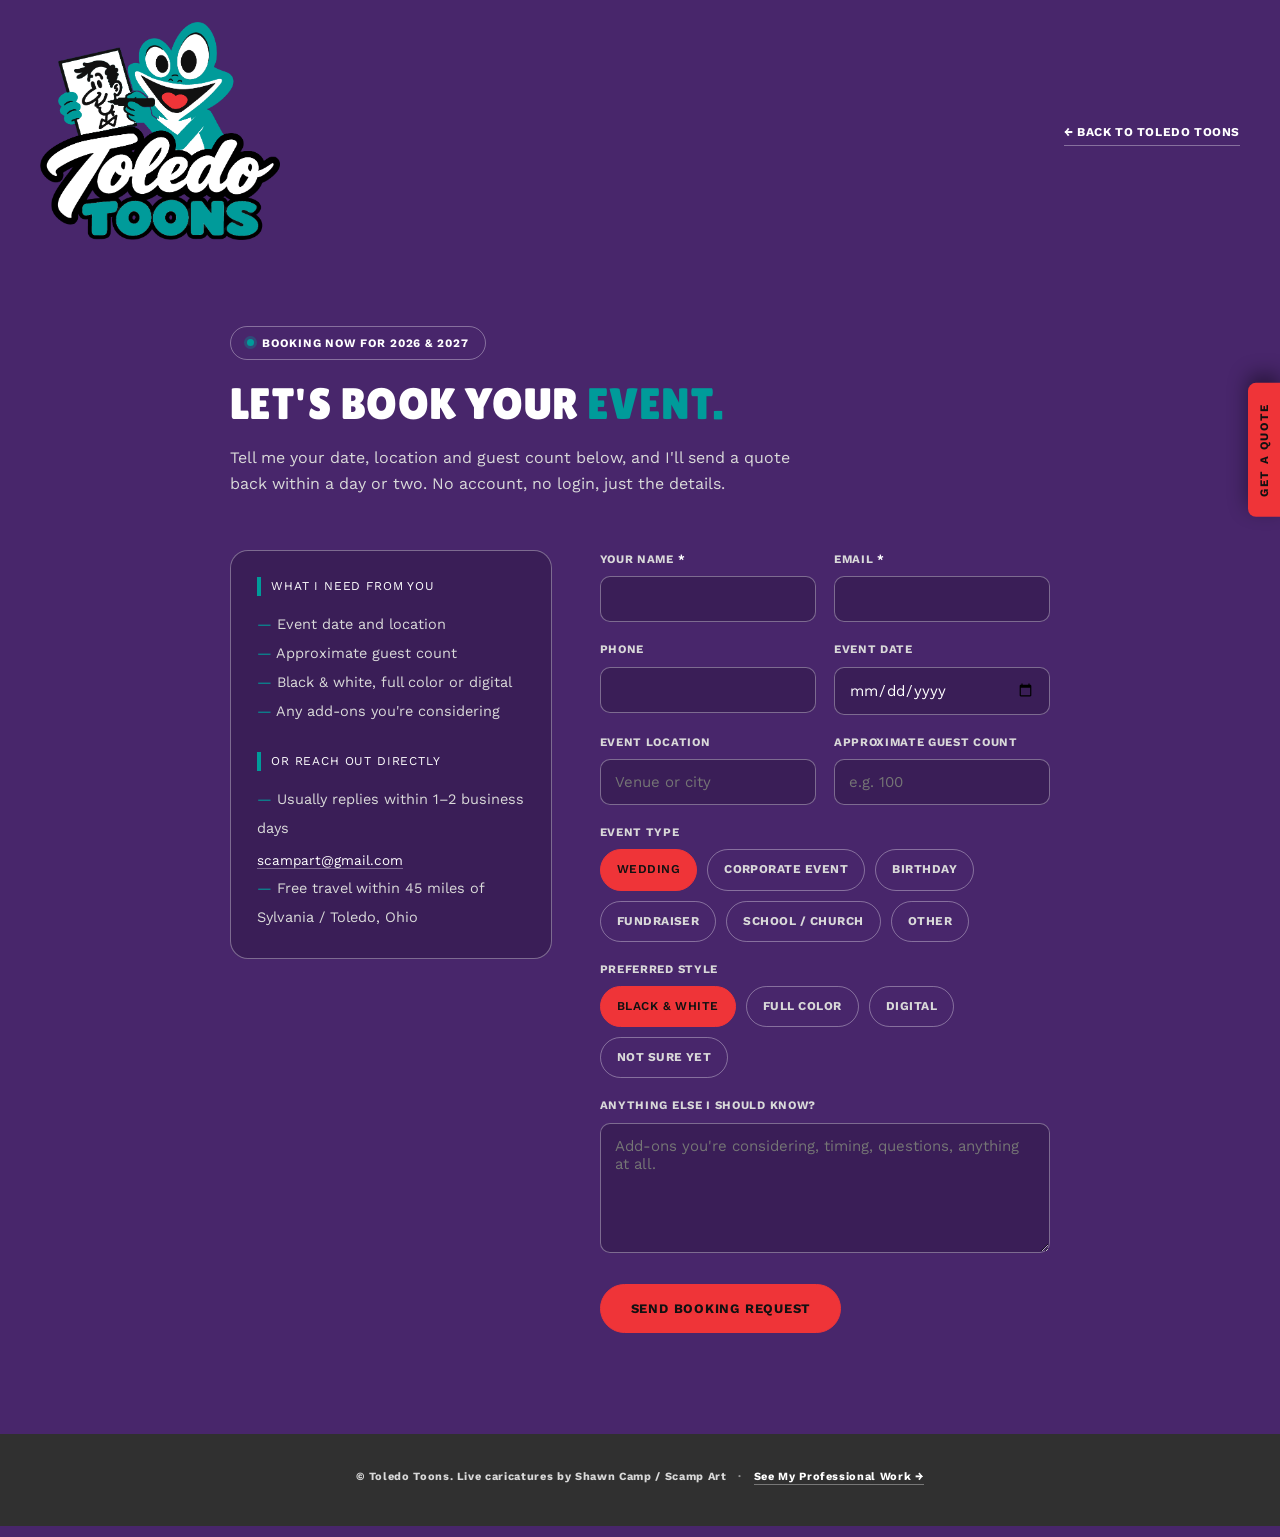
<file: contact.html>
<!doctype html>
<html lang="en">
<head>
<meta charset="utf-8">
<meta name="viewport" content="width=device-width, initial-scale=1">
<title>Toledo Toons</title>
<meta name="description" content="Book live caricatures for your wedding, corporate event, birthday or fundraiser. Tell me your date, guest count and style, and I'll send a quote back within a day or two.">
<link rel="canonical" href="https://toledotoons.com/contact.html">
<link rel="preconnect" href="https://fonts.googleapis.com">
<link rel="preconnect" href="https://fonts.gstatic.com" crossorigin>
<link href="https://fonts.googleapis.com/css2?family=Lilita+One&family=Work+Sans:ital,wght@0,400;0,500;0,600;0,700;1,400&display=swap" rel="stylesheet">
<style>
  :root {
    --bg: #151319;
    --bg-raised: #1E1C24;
    --paper: #E8D9B0;
    --ink: #E8D9B0;
    --ink-soft: #B6B1A6;
    --red: #EF3438;
    --red-ink: #C43D2B;
    --line: rgba(244,241,233,0.14);
    --line-strong: rgba(244,241,233,0.28);
    --font-display: "Big Shoulders Display", "Arial Narrow", sans-serif;
    --font-body: "Work Sans", "Segoe UI", sans-serif;
    --font-mono: "JetBrains Mono", "Consolas", monospace;
    --font-hand: "Caveat", cursive;
  }
  * { box-sizing: border-box; }
  html, body { margin: 0; padding: 0; }
  body { background: var(--bg); color: var(--ink); font-family: var(--font-body); -webkit-font-smoothing: antialiased; }
  .wrap { max-width: 900px; margin: 0 auto; padding: 0 40px; }
  @media (max-width: 700px) { .wrap { padding: 0 20px; } }

  .topbar { display: flex; align-items: center; justify-content: space-between; padding: 22px 40px; border-bottom: 1px solid var(--line); }
  @media (max-width: 700px) { .topbar { padding: 16px 20px; } }
  .mark-group { display: flex; flex-direction: column; align-items: flex-start; gap: 2px; }
  .mark { font-family: var(--font-display); font-weight: 900; font-size: 20px; letter-spacing: 0.03em; text-decoration: none; color: var(--ink); }
  .mark span { color: var(--red); text-transform: uppercase; font-weight: 900; }
  .mark-sub { display: inline-block; white-space: nowrap; transform-origin: left top; font-family: var(--font-mono); font-size: 10.5px; letter-spacing: normal; text-transform: uppercase; color: var(--ink-soft); }
  .back-link { font-family: var(--font-mono); font-size: 12px; letter-spacing: 0.05em; text-transform: uppercase; color: var(--ink-soft); text-decoration: none; border-bottom: 1px solid var(--line-strong); padding-bottom: 3px; }
  .back-link:hover { color: var(--red); border-color: var(--red); }

  .page-head { padding: 56px 0 8px; text-align: left; }
  .kicker { display: inline-flex; align-items: center; gap: 8px; font-family: var(--font-mono); font-size: 11.5px; letter-spacing: 0.08em; text-transform: uppercase; color: var(--ink-soft); border: 1px solid var(--line-strong); border-radius: 999px; padding: 7px 16px; margin-bottom: 22px; }
  .kicker .dot { width: 7px; height: 7px; border-radius: 50%; background: #6FBF73; box-shadow: 0 0 0 3px rgba(111,191,115,0.18); }
  .page-head h1 { font-family: var(--font-display); font-weight: 900; text-transform: uppercase; font-size: clamp(32px, 5vw, 50px); line-height: 0.98; margin: 0 0 18px; }
  .page-head h1 em { font-style: normal; color: var(--red); }
  .page-head p { max-width: 56ch; margin: 0; font-size: 16px; line-height: 1.65; color: var(--ink-soft); }

  .contact-layout { padding: 44px 0 90px; }
  .contact-grid { display: grid; grid-template-columns: 1fr 1.4fr; gap: 48px; align-items: start; }
  @media (max-width: 860px) { .contact-grid { grid-template-columns: 1fr; } }

  .side-card { border: 1px solid var(--line-strong); background: var(--bg-raised); padding: 26px 26px; }
  .side-card h3 { font-family: var(--font-mono); font-size: 12px; letter-spacing: 0.07em; text-transform: uppercase; color: var(--red); margin: 0 0 14px; }
  .side-card ul { list-style: none; margin: 0 0 26px; padding: 0; font-size: 14.5px; line-height: 2; color: var(--ink-soft); }
  .side-card ul:last-child { margin-bottom: 0; }
  .side-card li::before { content: "\2014  "; color: var(--red); }
  .side-card a { color: var(--ink); text-decoration: none; border-bottom: 1px solid var(--line-strong); }
  .side-card a:hover { color: var(--red); border-color: var(--red); }
  .side-card .direct-email { display: block; margin-top: 4px; font-family: var(--font-mono); font-size: 13.5px; }

  form.cform { display: grid; gap: 18px; }
  .cform .row2 { display: grid; grid-template-columns: 1fr 1fr; gap: 18px; }
  @media (max-width: 560px) { .cform .row2 { grid-template-columns: 1fr; } }
  .cform label { display: block; font-family: var(--font-mono); font-size: 11.5px; letter-spacing: 0.06em; text-transform: uppercase; color: var(--ink-soft); margin-bottom: 8px; }
  .cform label i { color: var(--red); font-style: normal; }
  .cform input[type="text"], .cform input[type="email"], .cform input[type="tel"], .cform input[type="date"], .cform input[type="number"], .cform textarea {
    width: 100%; background: var(--bg-raised); border: 1px solid var(--line-strong); border-radius: 2px; color: var(--ink);
    font-family: var(--font-body); font-size: 15px; padding: 13px 14px; outline: none; transition: border-color .15s ease;
  }
  .cform input:focus, .cform textarea:focus { border-color: var(--red); }
  .cform textarea { min-height: 130px; resize: vertical; }
  .cform .hp { position: absolute; left: -9999px; }

  .chip-group { display: flex; flex-wrap: wrap; gap: 10px; }
  .chip-group label { display: inline-flex; margin-bottom: 0; width: auto; }
  .chip-group input { position: absolute; opacity: 0; width: 0; height: 0; }
  .chip-group span { display: inline-flex; align-items: center; font-family: var(--font-mono); font-size: 12px; letter-spacing: 0.04em; text-transform: uppercase; padding: 10px 16px; border: 1px solid var(--line-strong); border-radius: 999px; color: var(--ink-soft); cursor: pointer; transition: border-color .15s ease, background .15s ease, color .15s ease; }
  .chip-group input:checked + span { background: var(--red); border-color: var(--red); color: #191016; font-weight: 600; }
  .chip-group span:hover { border-color: var(--ink); }

  .cform .csend { display: flex; align-items: center; gap: 18px; margin-top: 6px; }
  .cform button[type="submit"] { font-family: var(--font-mono); font-size: 13px; letter-spacing: 0.06em; text-transform: uppercase; padding: 16px 30px; background: var(--red); border: 1px solid var(--red); color: #191016; font-weight: 700; border-radius: 2px; cursor: pointer; transition: background .15s ease, transform .15s ease; }
  .cform button[type="submit"]:hover { background: var(--red-ink); border-color: var(--red-ink); transform: translateY(-2px); }
  .cform button[type="submit"]:disabled { opacity: 0.6; cursor: default; transform: none; }
  .cstatus { font-size: 13px; color: var(--ink-soft); margin: 0; }
  .cstatus.error { color: var(--red); }

  .cthanks { display: none; text-align: center; padding: 50px 10px; border: 1px solid var(--line-strong); background: var(--bg-raised); }
  .cthanks.show { display: block; }
  .cthanks h2 { font-family: var(--font-display); font-weight: 900; text-transform: uppercase; font-size: 30px; margin: 0 0 12px; }
  .cthanks h2 em { font-style: normal; color: var(--red); }
  .cthanks p { color: var(--ink-soft); max-width: 42ch; margin: 0 auto; }

  .copyright { text-align: center; font-family: var(--font-mono); font-size: 11px; letter-spacing: 0.06em; color: var(--ink-soft); padding: 34px 20px 40px; border-top: 1px solid var(--line); }

  .contact-ribbon { position: fixed; right: 0; top: 50%; transform: translateY(-50%); z-index: 30; display: flex; flex-direction: row-reverse; align-items: stretch; }
  .contact-ribbon .cr-tab { writing-mode: vertical-rl; transform: rotate(180deg); font-family: var(--font-mono); font-size: 11.5px; letter-spacing: 0.14em; text-transform: uppercase; background: var(--red); color: #191016; border: 0; padding: 20px 9px; cursor: pointer; white-space: nowrap; border-radius: 0 8px 8px 0; box-shadow: 0 8px 20px rgba(0,0,0,0.45); }
  .contact-ribbon .cr-panel { max-width: 0; overflow: hidden; white-space: nowrap; background: var(--paper); color: #1a1620; display: flex; flex-direction: column; justify-content: center; gap: 10px; padding: 14px 0; transition: max-width .25s ease; border-radius: 8px 0 0 8px; }
  .contact-ribbon.open .cr-panel { max-width: 320px; }
  .contact-ribbon .cr-panel a { font-family: var(--font-mono); font-size: 12.5px; letter-spacing: 0.04em; padding: 0 20px; color: #1a1620; text-decoration: none; }
  .contact-ribbon .cr-panel a:hover { color: var(--red-ink); }
  @media (hover: hover) { .contact-ribbon:hover .cr-panel { max-width: 320px; } }
  @media (max-width: 780px) { .contact-ribbon .cr-tab { padding: 14px 7px; font-size: 10.5px; } .contact-ribbon.open .cr-panel { max-width: 250px; } }
  .to-top { position: absolute; right: 0; top: 100%; margin-top: 10px; width: 34px; height: 34px; padding: 0; display: flex; align-items: center; justify-content: center; cursor: pointer; background: var(--bg-raised); color: var(--red); border: 1px solid var(--red); border-right: 0; border-radius: 8px 0 0 8px; opacity: 0; visibility: hidden; transform: translateY(6px); transition: opacity .2s ease, transform .2s ease, visibility .2s, background .15s ease, color .15s ease; }
  .to-top.show { opacity: 1; visibility: visible; transform: none; }
  .to-top:hover, .to-top:focus-visible { background: var(--red); color: #191016; }
  .to-top svg { width: 18px; height: 18px; fill: none; stroke: currentColor; stroke-width: 2; stroke-linecap: round; stroke-linejoin: round; }
</style>
<link rel="stylesheet" href="skin.css">
<link rel="icon" href="favicon.ico" sizes="any">
<link rel="icon" href="images/brand/favicon-frog-48.png" sizes="48x48" type="image/png">
<link rel="icon" href="images/brand/favicon-frog.png" sizes="256x256" type="image/png">
<link rel="apple-touch-icon" href="images/brand/apple-touch-icon.png">
</head>
<body>

<div class="topbar">
  <div class="mark-group">
    <a href="index.html"><img class="mark-logo" id="markMain" src="images/brand/toledo-toons-logo.png" width="747" height="679" alt="Toledo Toons"></a>
  </div>
  <a class="back-link" href="index.html">&#8592; Back to Toledo Toons</a>
</div>
<script>
(function(){
  function matchWidth(){
    var mark = document.getElementById('markMain');
    var sub = document.getElementById('markSub');
    if(!mark || !sub) return;
    sub.style.transform = 'none';
    var markWidth = mark.getBoundingClientRect().width;
    var subWidth = sub.getBoundingClientRect().width;
    if(subWidth > 0 && markWidth > 0){
      sub.style.transform = 'scaleX(' + (markWidth / subWidth) + ')';
    }
  }
  matchWidth();
  if (document.fonts && document.fonts.ready) { document.fonts.ready.then(matchWidth); }
  window.addEventListener('load', matchWidth);
  window.addEventListener('resize', matchWidth);
})();
</script>

<section class="page-head">
  <div class="wrap">
    <span class="kicker"><span class="dot"></span>Booking Now for 2026 &amp; 2027</span>
    <h1>Let's Book Your <em>Event.</em></h1>
    <p>Tell me your date, location and guest count below, and I'll send a quote back within a day or two. No account, no login, just the details.</p>
  </div>
</section>

<section class="contact-layout">
  <div class="wrap contact-grid">
    <div class="side-card">
      <h3>What I Need From You</h3>
      <ul>
        <li>Event date and location</li>
        <li>Approximate guest count</li>
        <li>Black &amp; white, full color or digital</li>
        <li>Any add-ons you're considering</li>
      </ul>
      <h3>Or Reach Out Directly</h3>
      <ul>
        <li>Usually replies within 1&ndash;2 business days
          <span class="direct-email"><a href="mailto:scampart@gmail.com">scampart@gmail.com</a></span>
        </li>
        <li>Free travel within 45 miles of Sylvania / Toledo, Ohio</li>
      </ul>
    </div>

    <div>
      <form class="cform" method="POST" action="https://formspree.io/f/mqpabwyj" id="cForm">
        <p class="hp"><label>Leave this empty <input name="_gotcha" tabindex="-1" autocomplete="off"></label></p>
        <input type="hidden" name="_subject" value="Toledo Toons booking inquiry">
        <input type="hidden" name="source" value="toledotoons.com">
        <div class="row2">
          <div>
            <label for="cName">Your name <i>*</i></label>
            <input id="cName" name="name" type="text" required autocomplete="name">
          </div>
          <div>
            <label for="cEmail">Email <i>*</i></label>
            <input id="cEmail" name="email" type="email" required autocomplete="email">
          </div>
        </div>
        <div class="row2">
          <div>
            <label for="cPhone">Phone</label>
            <input id="cPhone" name="phone" type="tel" autocomplete="tel">
          </div>
          <div>
            <label for="cDate">Event date</label>
            <input id="cDate" name="event_date" type="date">
          </div>
        </div>
        <div class="row2">
          <div>
            <label for="cLocation">Event location</label>
            <input id="cLocation" name="location" type="text" placeholder="Venue or city">
          </div>
          <div>
            <label for="cGuests">Approximate guest count</label>
            <input id="cGuests" name="guest_count" type="number" min="1" placeholder="e.g. 100">
          </div>
        </div>
        <div>
          <label id="cEventTypeLbl">Event type</label>
          <div class="chip-group" role="radiogroup" aria-labelledby="cEventTypeLbl">
            <label><input type="radio" name="event_type" value="Wedding" checked><span>Wedding</span></label>
            <label><input type="radio" name="event_type" value="Corporate Event"><span>Corporate Event</span></label>
            <label><input type="radio" name="event_type" value="Birthday"><span>Birthday</span></label>
            <label><input type="radio" name="event_type" value="Fundraiser"><span>Fundraiser</span></label>
            <label><input type="radio" name="event_type" value="School / Church Event"><span>School / Church</span></label>
            <label><input type="radio" name="event_type" value="Other"><span>Other</span></label>
          </div>
        </div>
        <div>
          <label id="cStyleLbl">Preferred style</label>
          <div class="chip-group" role="radiogroup" aria-labelledby="cStyleLbl">
            <label><input type="radio" name="style" value="Black & White" checked><span>Black &amp; White</span></label>
            <label><input type="radio" name="style" value="Full Color"><span>Full Color</span></label>
            <label><input type="radio" name="style" value="Digital"><span>Digital</span></label>
            <label><input type="radio" name="style" value="Not sure yet"><span>Not Sure Yet</span></label>
          </div>
        </div>
        <div>
          <label for="cMsg">Anything else I should know?</label>
          <textarea id="cMsg" name="message" placeholder="Add-ons you're considering, timing, questions, anything at all."></textarea>
        </div>
        <div class="csend">
          <button type="submit" id="cSend">Send Booking Request</button>
          <p class="cstatus" id="cStatus" role="status"></p>
        </div>
      </form>

      <div class="cthanks" id="cThanks">
        <h2>Thank <em>You.</em></h2>
        <p>Your request is in. I'll follow up with availability and pricing within a day or two.</p>
      </div>
    </div>
  </div>
</section>

<p class="copyright">&copy; Toledo Toons. Live caricatures by Shawn Camp / Scamp Art <span class="sep">&middot;</span> <a href="https://scampart.com/">See My Professional Work &#8594;</a></p>

<script>
(function () {
  "use strict";
  var form = document.getElementById("cForm");
  var status = document.getElementById("cStatus");
  var sendBtn = document.getElementById("cSend");
  var thanks = document.getElementById("cThanks");
  if (!form) return;
  form.addEventListener("submit", function (e) {
    e.preventDefault();
    status.textContent = "Sending...";
    status.classList.remove("error");
    sendBtn.disabled = true;
    fetch(form.action, {
      method: "POST",
      body: new FormData(form),
      headers: { "Accept": "application/json" }
    }).then(function (r) {
      if (!r.ok) throw new Error("bad");
      form.hidden = true;
      status.textContent = "";
      thanks.classList.add("show");
      thanks.scrollIntoView({ behavior: "smooth", block: "center" });
    }).catch(function () {
      status.textContent = "Something went wrong. Please email scampart@gmail.com directly.";
      status.classList.add("error");
      sendBtn.disabled = false;
    });
  });
})();
</script>

<div class="contact-ribbon" id="contactRibbon">
  <button type="button" class="cr-tab" id="crTab" aria-expanded="false" aria-controls="crPanel">Get A Quote</button>
  <div class="cr-panel" id="crPanel">
    <a href="mailto:scampart@gmail.com">scampart@gmail.com</a>
    <a href="#cForm">Fill Out The Form &#8594;</a>
    <a href="order.html">Order Online &#8594;</a>
  </div>
  <button type="button" class="to-top" id="toTop" aria-label="Back to top" title="Back to top"><svg viewBox="0 0 24 24" aria-hidden="true" focusable="false"><path d="M12 19V5M5.5 11.5L12 5l6.5 6.5"/></svg></button>
</div>

<script>
(function () {
  var r = document.getElementById("contactRibbon"), t = document.getElementById("crTab");
  if (!r || !t) return;
  t.addEventListener("click", function (e) {
    e.stopPropagation();
    var o = r.classList.toggle("open");
    t.setAttribute("aria-expanded", String(o));
  });
  document.addEventListener("click", function (e) {
    if (!r.contains(e.target)) { r.classList.remove("open"); t.setAttribute("aria-expanded", "false"); }
  });
})();
(function () {
  var btn = document.getElementById("toTop"); if (!btn) return;
  function update() { btn.classList.toggle("show", (window.pageYOffset || document.documentElement.scrollTop) > 500); }
  window.addEventListener("scroll", update, { passive: true }); update();
  btn.addEventListener("click", function () {
    var still = window.matchMedia && window.matchMedia("(prefers-reduced-motion: reduce)").matches;
    window.scrollTo({ top: 0, behavior: still ? "auto" : "smooth" });
  });
})();
</script>

</body>
</html>
</file>
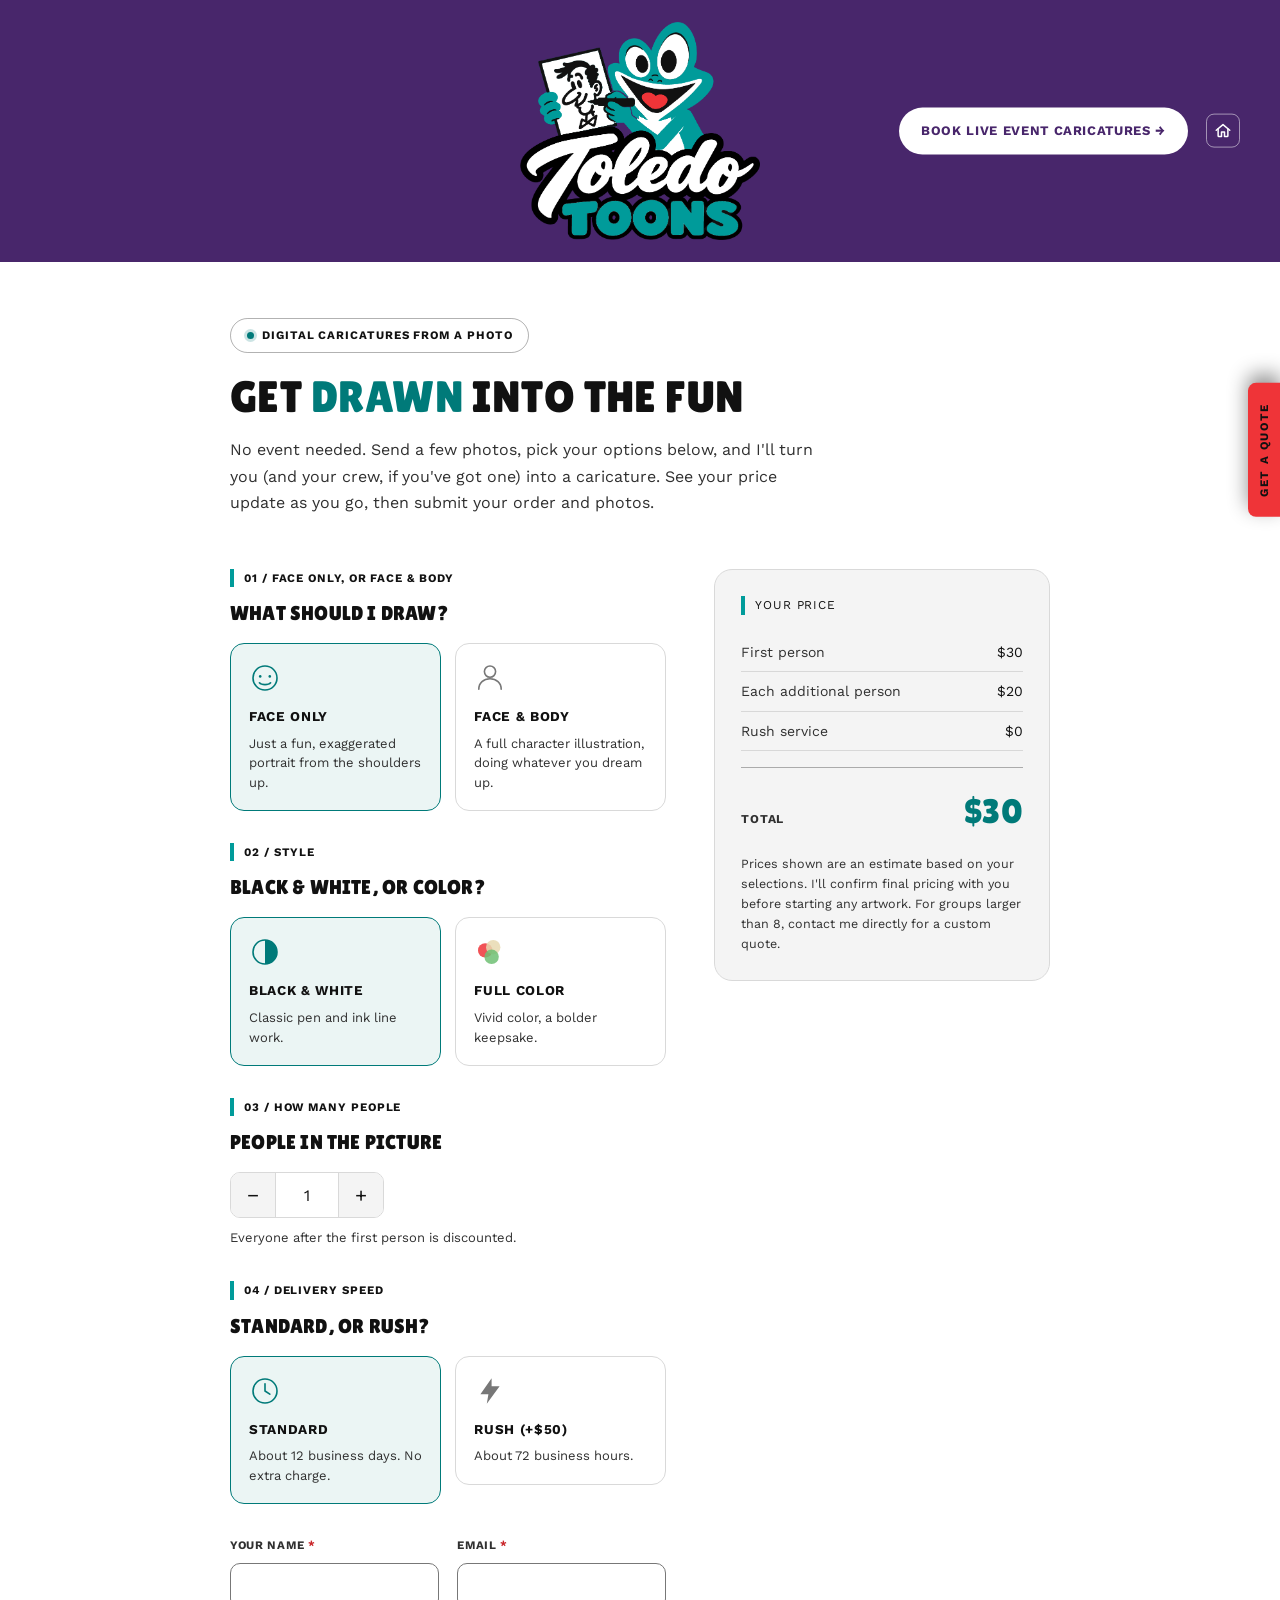
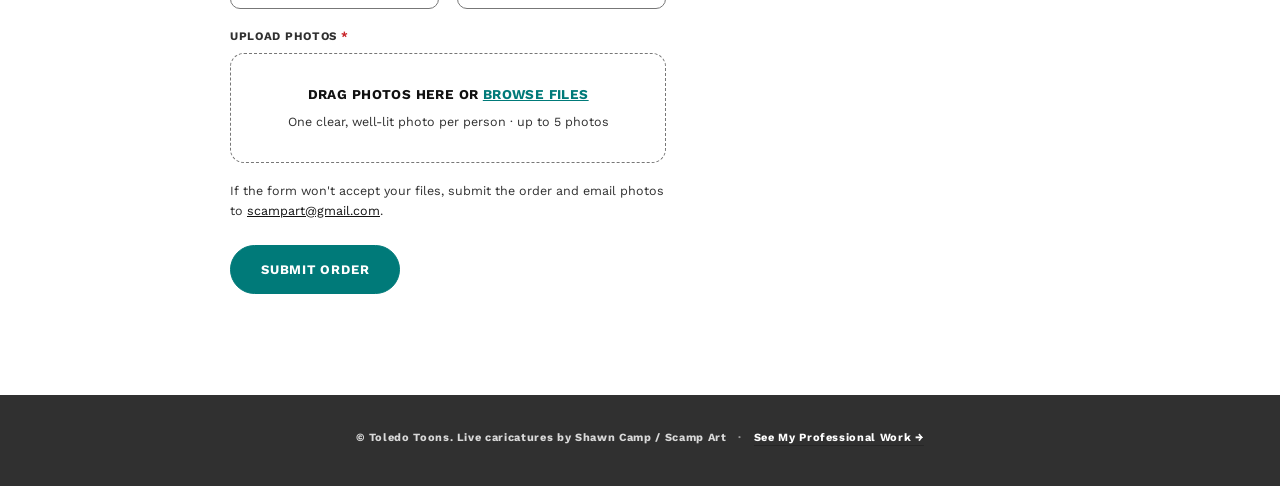
<file: order.html>
<!doctype html>
<html lang="en">
<head>
<meta charset="utf-8">
<meta name="viewport" content="width=device-width, initial-scale=1">
<title>Toledo Toons</title>
<meta name="description" content="Order a custom digital caricature from a photo. Choose face only or face and body, black and white or full color, and see your price instantly.">
<link rel="canonical" href="https://toledotoons.com/order.html">
<link rel="preconnect" href="https://fonts.googleapis.com">
<link rel="preconnect" href="https://fonts.gstatic.com" crossorigin>
<link href="https://fonts.googleapis.com/css2?family=Lilita+One&family=Work+Sans:ital,wght@0,400;0,500;0,600;0,700;1,400&display=swap" rel="stylesheet">
<style>
  :root {
    --bg: #151319;
    --bg-raised: #1E1C24;
    --paper: #E8D9B0;
    --ink: #E8D9B0;
    --ink-soft: #B6B1A6;
    --red: #EF3438;
    --red-ink: #C43D2B;
    --line: rgba(244,241,233,0.14);
    --line-strong: rgba(244,241,233,0.28);
    --font-display: "Big Shoulders Display", "Arial Narrow", sans-serif;
    --font-body: "Work Sans", "Segoe UI", sans-serif;
    --font-mono: "JetBrains Mono", "Consolas", monospace;
    --font-hand: "Caveat", cursive;
  }
  * { box-sizing: border-box; }
  html, body { margin: 0; padding: 0; }
  body { background: var(--bg); color: var(--ink); font-family: var(--font-body); -webkit-font-smoothing: antialiased; }
  .wrap { max-width: 900px; margin: 0 auto; padding: 0 40px; }
  @media (max-width: 700px) { .wrap { padding: 0 20px; } }

  .topbar { position: relative; display: flex; align-items: center; justify-content: center; padding: 22px 40px; border-bottom: 1px solid var(--line); }
  @media (max-width: 700px) { .topbar { padding: 16px 20px; flex-direction: column; gap: 12px; } }
  .mark-group { display: flex; flex-direction: column; align-items: center; gap: 6px; text-decoration: none; }
  .mark-logo { display: block; height: clamp(38px, 6vw, 48px); width: auto; }
  .mark-sub { display: inline-block; white-space: nowrap; transform-origin: center top; font-family: var(--font-mono); font-size: 10.5px; letter-spacing: 0.1em; text-transform: uppercase; color: var(--ink-soft); }
  .topbar-right { position: absolute; right: 40px; top: 50%; transform: translateY(-50%); display: flex; align-items: center; gap: 18px; }
  .back-link { font-family: var(--font-mono); font-size: 12px; letter-spacing: 0.05em; text-transform: uppercase; color: var(--ink-soft); text-decoration: none; border-bottom: 1px solid var(--line-strong); padding-bottom: 3px; }
  .back-link:hover { color: var(--red); border-color: var(--red); }
  .home-icon { display: flex; align-items: center; justify-content: center; width: 34px; height: 34px; border: 1px solid var(--line-strong); border-radius: 8px; color: var(--ink-soft); background: transparent; transition: background .15s ease, color .15s ease, border-color .15s ease; flex-shrink: 0; }
  .home-icon:hover, .home-icon:focus-visible { background: var(--red); color: #191016; border-color: var(--red); }
  .home-icon svg { width: 18px; height: 18px; fill: none; stroke: currentColor; stroke-width: 2; stroke-linecap: round; stroke-linejoin: round; }
  @media (max-width: 700px) { .topbar-right { position: static; transform: none; } }

  .page-head { padding: 56px 0 8px; text-align: left; }
  .kicker { display: inline-flex; align-items: center; gap: 8px; font-family: var(--font-mono); font-size: 11.5px; letter-spacing: 0.08em; text-transform: uppercase; color: var(--ink-soft); border: 1px solid var(--line-strong); border-radius: 999px; padding: 7px 16px; margin-bottom: 22px; }
  .kicker .dot { width: 7px; height: 7px; border-radius: 50%; background: #6FBF73; box-shadow: 0 0 0 3px rgba(111,191,115,0.18); }
  .page-head h1 { font-family: var(--font-display); font-weight: 900; text-transform: uppercase; font-size: clamp(32px, 5vw, 50px); line-height: 0.98; margin: 0 0 18px; }
  .page-head h1 em, .page-head h1 .accent { font-style: normal; color: var(--red); }
  .page-head p { max-width: 60ch; margin: 0; font-size: 16px; line-height: 1.65; color: var(--ink-soft); }

  .order-layout { padding: 44px 0 90px; }
  .order-grid { display: grid; grid-template-columns: 1.3fr 1fr; gap: 48px; align-items: start; }
  @media (max-width: 900px) { .order-grid { grid-template-columns: 1fr; } }

  .step { margin: 0 0 32px; }
  .step-num { font-family: var(--font-mono); font-size: 11.5px; letter-spacing: 0.08em; text-transform: uppercase; color: var(--red); margin: 0 0 10px; }
  .step h3 { font-family: var(--font-display); font-weight: 900; text-transform: uppercase; font-size: 22px; margin: 0 0 14px; }

  .option-cards { display: grid; grid-template-columns: 1fr 1fr; gap: 14px; }
  @media (max-width: 480px) { .option-cards { grid-template-columns: 1fr; } }
  .option-card { position: relative; }
  .option-card input { position: absolute; opacity: 0; width: 0; height: 0; }
  .option-card span { display: block; border: 1px solid var(--line-strong); border-radius: 4px; padding: 18px 18px; cursor: pointer; transition: border-color .15s ease, background .15s ease; }
  .option-card .oc-title { display: block; font-family: var(--font-mono); font-size: 13.5px; letter-spacing: 0.05em; text-transform: uppercase; font-weight: 700; color: var(--ink); margin-bottom: 6px; }
  .option-card .oc-sub { display: block; font-size: 13px; color: var(--ink-soft); line-height: 1.5; }
  .option-card input:checked + span { border-color: var(--red); background: rgba(225,80,59,0.1); }
  .option-card input:checked + span .oc-title { color: var(--red); }
  .option-card input:focus-visible + span { outline: 2px solid var(--red); outline-offset: 2px; }
  .oc-icon { display: block; margin: 0 0 12px; color: var(--ink-soft); transition: color .15s ease; }
  .option-card input:checked + span .oc-icon { color: var(--red); }

  .stepper { display: inline-flex; align-items: center; gap: 0; border: 1px solid var(--line-strong); border-radius: 4px; overflow: hidden; }
  .stepper button { width: 44px; height: 44px; background: var(--bg-raised); border: 0; color: var(--ink); font-size: 20px; cursor: pointer; font-family: var(--font-mono); }
  .stepper button:hover { background: var(--red); color: #191016; }
  .stepper input { width: 64px; height: 44px; text-align: center; border: 0; border-left: 1px solid var(--line-strong); border-right: 1px solid var(--line-strong); background: var(--bg); color: var(--ink); font-family: var(--font-mono); font-size: 16px; -moz-appearance: textfield; }
  .stepper input::-webkit-outer-spin-button, .stepper input::-webkit-inner-spin-button { -webkit-appearance: none; margin: 0; }
  .people-note { margin: 10px 0 0; font-size: 13px; color: var(--ink-soft); }
  .people-note.warn { color: var(--red); }

  .body-desc { margin-top: 18px; display: none; }
  .body-desc.show { display: block; }
  .body-desc label { display: block; font-family: var(--font-mono); font-size: 11.5px; letter-spacing: 0.06em; text-transform: uppercase; color: var(--ink-soft); margin-bottom: 8px; }
  .body-desc label i { color: var(--red); font-style: normal; }
  .body-desc textarea { width: 100%; min-height: 110px; background: var(--bg-raised); border: 1px solid var(--line-strong); border-radius: 2px; color: var(--ink); font-family: var(--font-body); font-size: 15px; padding: 13px 14px; outline: none; resize: vertical; transition: border-color .15s ease; }
  .body-desc textarea:focus { border-color: var(--red); }

  form.cform { display: grid; gap: 18px; margin-top: 6px; }
  .cform .row2 { display: grid; grid-template-columns: 1fr 1fr; gap: 18px; }
  @media (max-width: 560px) { .cform .row2 { grid-template-columns: 1fr; } }
  .cform label.flabel { display: block; font-family: var(--font-mono); font-size: 11.5px; letter-spacing: 0.06em; text-transform: uppercase; color: var(--ink-soft); margin-bottom: 8px; }
  .cform label.flabel i { color: var(--red); font-style: normal; }
  .cform input[type="text"], .cform input[type="email"], .cform input[type="tel"], .cform input[type="file"] {
    width: 100%; background: var(--bg-raised); border: 1px solid var(--line-strong); border-radius: 2px; color: var(--ink);
    font-family: var(--font-body); font-size: 15px; padding: 13px 14px; outline: none; transition: border-color .15s ease;
  }
  .cform input:focus { border-color: var(--red); }
  .cform .hp { position: absolute; left: -9999px; }
  .file-note { font-size: 12.5px; color: var(--ink-soft); margin: 6px 0 0; }

  .upload-drop { position: relative; border: 1px dashed var(--line-strong); border-radius: 4px; padding: 30px 20px; text-align: center; transition: border-color .15s ease, background .15s ease; }
  .upload-drop.dragover { border-color: var(--red); background: rgba(225,80,59,0.08); }
  .upload-drop input[type="file"] { position: absolute; inset: 0; width: 100%; height: 100%; opacity: 0; cursor: pointer; }
  .upload-drop .ud-main { font-family: var(--font-mono); font-size: 13.5px; letter-spacing: 0.03em; text-transform: uppercase; color: var(--ink); margin: 0 0 6px; }
  .upload-drop .ud-main .ud-link { color: var(--red); text-decoration: underline; }
  .upload-drop .ud-sub { font-size: 12.5px; color: var(--ink-soft); margin: 0; }
  .file-list { list-style: none; margin: 12px 0 0; padding: 0; display: grid; gap: 6px; }
  .file-list li { display: flex; align-items: center; justify-content: space-between; gap: 10px; font-size: 13px; background: var(--bg-raised); border: 1px solid var(--line); border-radius: 2px; padding: 8px 12px; }
  .file-list li .fname { color: var(--ink); overflow: hidden; text-overflow: ellipsis; white-space: nowrap; }
  .file-list li .fsize { color: var(--ink-soft); flex-shrink: 0; }
  .file-clear[hidden] { display: none; }
  .file-clear { display: inline-block; background: none; border: 0; color: var(--red); font-family: var(--font-mono); font-size: 11.5px; text-transform: uppercase; letter-spacing: 0.05em; cursor: pointer; padding: 0; margin: 10px 0 0; text-decoration: underline; }

  .cform .csend { display: flex; align-items: center; gap: 18px; margin-top: 6px; }
  .cform button[type="submit"] { font-family: var(--font-mono); font-size: 13px; letter-spacing: 0.06em; text-transform: uppercase; padding: 16px 30px; background: var(--red); border: 1px solid var(--red); color: #191016; font-weight: 700; border-radius: 2px; cursor: pointer; transition: background .15s ease, transform .15s ease; }
  .cform button[type="submit"]:hover { background: var(--red-ink); border-color: var(--red-ink); transform: translateY(-2px); }
  .cform button[type="submit"]:disabled { opacity: 0.6; cursor: default; transform: none; }
  .cstatus { font-size: 13px; color: var(--ink-soft); margin: 0; }
  .cstatus.error { color: var(--red); }

  .cthanks { display: none; text-align: center; padding: 50px 10px; border: 1px solid var(--line-strong); background: var(--bg-raised); }
  .cthanks.show { display: block; }
  .cthanks h2 { font-family: var(--font-display); font-weight: 900; text-transform: uppercase; font-size: 30px; margin: 0 0 12px; }
  .cthanks h2 em { font-style: normal; color: var(--red); }
  .cthanks p { color: var(--ink-soft); max-width: 42ch; margin: 0 auto; }

  .price-card { position: sticky; top: 24px; border: 1px solid var(--line-strong); background: var(--bg-raised); padding: 26px; }
  .price-card h3 { font-family: var(--font-mono); font-size: 12px; letter-spacing: 0.07em; text-transform: uppercase; color: var(--red); margin: 0 0 18px; }
  .price-line { display: flex; justify-content: space-between; font-size: 14px; color: var(--ink-soft); padding: 8px 0; border-bottom: 1px solid var(--line); }
  .price-line span:last-child { color: var(--ink); font-family: var(--font-mono); }
  .price-total { display: flex; justify-content: space-between; align-items: baseline; margin-top: 16px; padding-top: 16px; border-top: 1px solid var(--line-strong); }
  .price-total .pt-label { font-family: var(--font-mono); font-size: 12px; letter-spacing: 0.06em; text-transform: uppercase; color: var(--ink-soft); }
  .price-total .pt-value { font-family: var(--font-display); font-weight: 900; font-size: 38px; color: var(--red); }
  .price-note { font-size: 12.5px; color: var(--ink-soft); line-height: 1.6; margin: 16px 0 0; }

  .copyright { text-align: center; font-family: var(--font-mono); font-size: 11px; letter-spacing: 0.06em; color: var(--ink-soft); padding: 34px 20px 40px; border-top: 1px solid var(--line); }

  .contact-ribbon { position: fixed; right: 0; top: 50%; transform: translateY(-50%); z-index: 30; display: flex; flex-direction: row-reverse; align-items: stretch; }
  .contact-ribbon .cr-tab { writing-mode: vertical-rl; transform: rotate(180deg); font-family: var(--font-mono); font-size: 11.5px; letter-spacing: 0.14em; text-transform: uppercase; background: var(--red); color: #191016; border: 0; padding: 20px 9px; cursor: pointer; white-space: nowrap; border-radius: 0 8px 8px 0; box-shadow: 0 8px 20px rgba(0,0,0,0.45); }
  .contact-ribbon .cr-panel { max-width: 0; overflow: hidden; white-space: nowrap; background: var(--paper); color: #1a1620; display: flex; flex-direction: column; justify-content: center; gap: 10px; padding: 14px 0; transition: max-width .25s ease; border-radius: 8px 0 0 8px; }
  .contact-ribbon.open .cr-panel { max-width: 320px; }
  .contact-ribbon .cr-panel a { font-family: var(--font-mono); font-size: 12.5px; letter-spacing: 0.04em; padding: 0 20px; color: #1a1620; text-decoration: none; }
  .contact-ribbon .cr-panel a:hover { color: var(--red-ink); }
  @media (hover: hover) { .contact-ribbon:hover .cr-panel { max-width: 320px; } }
  @media (max-width: 780px) { .contact-ribbon .cr-tab { padding: 14px 7px; font-size: 10.5px; } .contact-ribbon.open .cr-panel { max-width: 250px; } }
  .to-top { position: absolute; right: 0; top: 100%; margin-top: 10px; width: 34px; height: 34px; padding: 0; display: flex; align-items: center; justify-content: center; cursor: pointer; background: var(--bg-raised); color: var(--red); border: 1px solid var(--red); border-right: 0; border-radius: 8px 0 0 8px; opacity: 0; visibility: hidden; transform: translateY(6px); transition: opacity .2s ease, transform .2s ease, visibility .2s, background .15s ease, color .15s ease; }
  .to-top.show { opacity: 1; visibility: visible; transform: none; }
  .to-top:hover, .to-top:focus-visible { background: var(--red); color: #191016; }
  .to-top svg { width: 18px; height: 18px; fill: none; stroke: currentColor; stroke-width: 2; stroke-linecap: round; stroke-linejoin: round; }
</style>
<link rel="stylesheet" href="skin.css">
<link rel="icon" href="favicon.ico" sizes="any">
<link rel="icon" href="images/brand/favicon-frog-48.png" sizes="48x48" type="image/png">
<link rel="icon" href="images/brand/favicon-frog.png" sizes="256x256" type="image/png">
<link rel="apple-touch-icon" href="images/brand/apple-touch-icon.png">
</head>
<body class="light-page">

<div class="topbar">
  <a class="mark-group" id="markGroup" href="index.html">
    <img class="mark-logo" id="markMain" src="images/brand/toledo-toons-logo.png" width="747" height="679" alt="Toledo Toons">
  </a>
  <div class="topbar-right">
    <a class="switch-btn" href="live-events.html">Book Live Event Caricatures &#8594;</a>
    <a class="home-icon" href="index.html" aria-label="Toledo Toons Home">
      <svg viewBox="0 0 24 24" aria-hidden="true"><path d="M3 11.5 12 4l9 7.5"/><path d="M5.5 10v9a1 1 0 0 0 1 1H10v-6h4v6h3.5a1 1 0 0 0 1-1v-9"/></svg>
    </a>
  </div>
</div>
<script>
(function(){
  function matchWidth(){
    var mark = document.getElementById('markMain');
    var sub = document.getElementById('markSub');
    if(!mark || !sub) return;
    sub.style.transform = 'none';
    var markWidth = mark.getBoundingClientRect().width;
    var subWidth = sub.getBoundingClientRect().width;
    if(subWidth > 0 && markWidth > 0){
      sub.style.transform = 'scaleX(' + (markWidth / subWidth) + ')';
    }
  }
  matchWidth();
  if (document.fonts && document.fonts.ready) { document.fonts.ready.then(matchWidth); }
  var markImg = document.getElementById('markMain');
  if (markImg) {
    if (markImg.complete) { matchWidth(); } else { markImg.addEventListener('load', matchWidth); }
  }
  window.addEventListener('load', matchWidth);
  window.addEventListener('resize', matchWidth);
})();
</script>

<section class="page-head">
  <div class="wrap">
    <span class="kicker"><span class="dot"></span>Digital Caricatures From A Photo</span>
    <h1>Get <span class="accent">Drawn</span> Into The Fun</h1>
    <p>No event needed. Send a few photos, pick your options below, and I'll turn you (and your crew, if you've got one) into a caricature. See your price update as you go, then submit your order and photos.</p>
  </div>
</section>

<section class="order-layout">
  <div class="wrap order-grid">
    <div>
      <div class="step">
        <p class="step-num">01 / Face Only, or Face &amp; Body</p>
        <h3>What Should I Draw?</h3>
        <div class="option-cards">
          <label class="option-card">
            <input type="radio" name="scope" value="face" checked>
            <span>
              <svg class="oc-icon" viewBox="0 0 40 40" width="32" height="32" fill="none" stroke="currentColor" stroke-width="2" aria-hidden="true" focusable="false">
                <circle cx="20" cy="20" r="15"/>
                <circle cx="14" cy="18" r="1.6" fill="currentColor" stroke="none"/>
                <circle cx="26" cy="18" r="1.6" fill="currentColor" stroke="none"/>
                <path d="M13 26c2.5 3 11.5 3 14 0" stroke-linecap="round"/>
              </svg>
              <span class="oc-title">Face Only</span><span class="oc-sub">Just a fun, exaggerated portrait from the shoulders up.</span>
            </span>
          </label>
          <label class="option-card">
            <input type="radio" name="scope" value="body">
            <span>
              <svg class="oc-icon" viewBox="0 0 40 40" width="32" height="32" fill="none" stroke="currentColor" stroke-width="2" aria-hidden="true" focusable="false">
                <circle cx="20" cy="12" r="7"/>
                <path d="M6 34c0-8 6-13 14-13s14 5 14 13" stroke-linecap="round"/>
              </svg>
              <span class="oc-title">Face &amp; Body</span><span class="oc-sub">A full character illustration, doing whatever you dream up.</span>
            </span>
          </label>
        </div>
      </div>

      <div class="step">
        <p class="step-num">02 / Style</p>
        <h3>Black &amp; White, or Color?</h3>
        <div class="option-cards">
          <label class="option-card">
            <input type="radio" name="color" value="bw" checked>
            <span>
              <svg class="oc-icon" viewBox="0 0 40 40" width="32" height="32" aria-hidden="true" focusable="false">
                <circle cx="20" cy="20" r="15" fill="none" stroke="currentColor" stroke-width="2"/>
                <path d="M20 5a15 15 0 0 1 0 30z" fill="currentColor"/>
              </svg>
              <span class="oc-title">Black &amp; White</span><span class="oc-sub">Classic pen and ink line work.</span>
            </span>
          </label>
          <label class="option-card">
            <input type="radio" name="color" value="color">
            <span>
              <svg class="oc-icon" viewBox="0 0 40 40" width="32" height="32" aria-hidden="true" focusable="false">
                <circle cx="14" cy="18" r="9" fill="#EF3438" opacity="0.85"/>
                <circle cx="24" cy="14" r="9" fill="#E8D9B0" opacity="0.85"/>
                <circle cx="22" cy="26" r="9" fill="#6FBF73" opacity="0.85"/>
              </svg>
              <span class="oc-title">Full Color</span><span class="oc-sub">Vivid color, a bolder keepsake.</span>
            </span>
          </label>
        </div>
      </div>

      <div class="step">
        <p class="step-num">03 / How Many People</p>
        <h3>People In The Picture</h3>
        <div class="stepper">
          <button type="button" id="peopleMinus" aria-label="Decrease">&minus;</button>
          <input id="peopleCount" type="text" inputmode="numeric" value="1" readonly>
          <button type="button" id="peoplePlus" aria-label="Increase">+</button>
        </div>
        <p class="people-note" id="peopleNote">Everyone after the first person is discounted.</p>
      </div>

      <div class="step">
        <p class="step-num">04 / Delivery Speed</p>
        <h3>Standard, Or Rush?</h3>
        <div class="option-cards">
          <label class="option-card">
            <input type="radio" name="speed" value="standard" checked>
            <span>
              <svg class="oc-icon" viewBox="0 0 40 40" width="32" height="32" fill="none" stroke="currentColor" stroke-width="2" aria-hidden="true" focusable="false">
                <circle cx="20" cy="20" r="15"/>
                <path d="M20 11v9l6 4" stroke-linecap="round" stroke-linejoin="round"/>
              </svg>
              <span class="oc-title">Standard</span><span class="oc-sub">About 12 business days. No extra charge.</span>
            </span>
          </label>
          <label class="option-card">
            <input type="radio" name="speed" value="rush">
            <span>
              <svg class="oc-icon" viewBox="0 0 40 40" width="32" height="32" aria-hidden="true" focusable="false">
                <path d="M22 4 8 24h10l-2 12 16-22H22z" fill="currentColor"/>
              </svg>
              <span class="oc-title">Rush (+$50)</span><span class="oc-sub">About 72 business hours.</span>
            </span>
          </label>
        </div>
      </div>

      <div class="step body-desc" id="bodyDesc">
        <p class="step-num">05 / The Scene</p>
        <h3>What Should Be Happening?</h3>
        <label for="cScene">Describe the theme, setting, or what everyone should be doing <i>*</i></label>
        <textarea id="cScene" name="scene" placeholder="e.g. our whole poker night crew around the table, my husband on his golf cart, our family at the lake this summer..."></textarea>
      </div>

      <form class="cform" method="POST" action="https://formspree.io/f/mqpabwyj" id="oForm">
        <p class="hp"><label>Leave this empty <input name="_gotcha" tabindex="-1" autocomplete="off"></label></p>
        <input type="hidden" name="_subject" value="Toledo Toons digital caricature order">
        <input type="hidden" name="source" value="toledotoons.com/order">
        <input type="hidden" name="scope_selected" id="fScope" value="Face Only">
        <input type="hidden" name="color_selected" id="fColor" value="Black &amp; White">
        <input type="hidden" name="people_selected" id="fPeople" value="1">
        <input type="hidden" name="speed_selected" id="fSpeed" value="Standard (about 12 business days)">
        <input type="hidden" name="quoted_price" id="fPrice" value="">

        <div class="row2">
          <div>
            <label class="flabel" for="cName">Your name <i>*</i></label>
            <input id="cName" name="name" type="text" required autocomplete="name">
          </div>
          <div>
            <label class="flabel" for="cEmail">Email <i>*</i></label>
            <input id="cEmail" name="email" type="email" required autocomplete="email">
          </div>
        </div>

        <div>
          <label class="flabel" for="cPhotos">Upload photos <i>*</i></label>
          <div class="upload-drop" id="uploadDrop">
            <p class="ud-main">Drag photos here or <span class="ud-link">browse files</span></p>
            <p class="ud-sub">One clear, well-lit photo per person &middot; up to 5 photos</p>
            <input id="cPhotos" name="photos" type="file" accept="image/*" multiple required>
          </div>
          <ul class="file-list" id="fileList"></ul>
          <button type="button" class="file-clear" id="fileClear" hidden>Clear selected photos</button>
          <p class="file-note">If the form won't accept your files, submit the order and email photos to <a href="mailto:scampart@gmail.com" style="color:var(--ink);">scampart@gmail.com</a>.</p>
        </div>

        <div class="csend">
          <button type="submit" id="oSend">Submit Order</button>
          <p class="cstatus" id="oStatus" role="status"></p>
        </div>
      </form>

      <div class="cthanks" id="oThanks">
        <h2>Order <em>Received.</em></h2>
        <p>Thanks! I'll review your photos and details and follow up within a day or two to confirm everything before I start drawing.</p>
      </div>
    </div>

    <div class="price-card">
      <h3>Your Price</h3>
      <div class="price-line"><span>First person</span><span id="lineFirst">&mdash;</span></div>
      <div class="price-line"><span>Each additional person</span><span id="lineAdditional">&mdash;</span></div>
      <div class="price-line"><span>Rush service</span><span id="lineRush">$0</span></div>
      <div class="price-total">
        <span class="pt-label">Total</span>
        <span class="pt-value" id="lineTotal">$0</span>
      </div>
      <p class="price-note">Prices shown are an estimate based on your selections. I'll confirm final pricing with you before starting any artwork. For groups larger than 8, contact me directly for a custom quote.</p>
    </div>
  </div>
</section>

<p class="copyright">&copy; Toledo Toons. Live caricatures by Shawn Camp / Scamp Art <span class="sep">&middot;</span> <a href="https://scampart.com/">See My Professional Work &#8594;</a></p>

<script>
(function () {
  "use strict";
  var PRICES = {
    "face-bw":    { first: 30, additional: 20, label: "Face Only, Black & White" },
    "face-color": { first: 50, additional: 35, label: "Face Only, Full Color" },
    "body-bw":    { first: 40, additional: 28, label: "Face & Body, Black & White" },
    "body-color": { first: 70, additional: 45, label: "Face & Body, Full Color" }
  };
  var MAX_PEOPLE = 8;

  var RUSH_FEE = 50;

  var scopeInputs = document.querySelectorAll('input[name="scope"]');
  var colorInputs = document.querySelectorAll('input[name="color"]');
  var speedInputs = document.querySelectorAll('input[name="speed"]');
  var peopleInput = document.getElementById('peopleCount');
  var peopleMinus = document.getElementById('peopleMinus');
  var peoplePlus = document.getElementById('peoplePlus');
  var peopleNote = document.getElementById('peopleNote');
  var bodyDesc = document.getElementById('bodyDesc');
  var sceneField = document.getElementById('cScene');

  var lineFirst = document.getElementById('lineFirst');
  var lineAdditional = document.getElementById('lineAdditional');
  var lineRush = document.getElementById('lineRush');
  var lineTotal = document.getElementById('lineTotal');

  var fScope = document.getElementById('fScope');
  var fColor = document.getElementById('fColor');
  var fPeople = document.getElementById('fPeople');
  var fSpeed = document.getElementById('fSpeed');
  var fPrice = document.getElementById('fPrice');

  function getScope() { return document.querySelector('input[name="scope"]:checked').value; }
  function getColor() { return document.querySelector('input[name="color"]:checked').value; }
  function getSpeed() { return document.querySelector('input[name="speed"]:checked').value; }
  function getPeople() { return parseInt(peopleInput.value, 10) || 1; }

  function update() {
    var scope = getScope();
    var color = getColor();
    var people = getPeople();
    var rush = getSpeed() === 'rush';
    var key = scope + '-' + color;
    var tier = PRICES[key];

    bodyDesc.classList.toggle('show', scope === 'body');
    sceneField.required = (scope === 'body');

    lineFirst.textContent = '$' + tier.first;
    lineAdditional.textContent = '$' + tier.additional;
    lineRush.textContent = rush ? '+$' + RUSH_FEE : '$0';
    var total = tier.first + tier.additional * (people - 1) + (rush ? RUSH_FEE : 0);
    lineTotal.textContent = '$' + total;

    peopleNote.classList.toggle('warn', people >= MAX_PEOPLE);
    peopleNote.textContent = people >= MAX_PEOPLE
      ? 'For groups larger than ' + MAX_PEOPLE + ', contact me directly for a custom quote.'
      : 'Everyone after the first person is discounted.';

    fScope.value = scope === 'body' ? 'Face & Body' : 'Face Only';
    fColor.value = color === 'color' ? 'Full Color' : 'Black & White';
    fPeople.value = String(people);
    fSpeed.value = rush ? 'Rush (about 72 business hours)' : 'Standard (about 12 business days)';
    fPrice.value = '$' + total + ' (' + tier.label + ', ' + people + ' ' + (people === 1 ? 'person' : 'people') + (rush ? ', rush' : '') + ')';
  }

  scopeInputs.forEach(function (el) { el.addEventListener('change', update); });
  colorInputs.forEach(function (el) { el.addEventListener('change', update); });
  speedInputs.forEach(function (el) { el.addEventListener('change', update); });

  peopleMinus.addEventListener('click', function () {
    var v = Math.max(1, getPeople() - 1);
    peopleInput.value = String(v);
    update();
  });
  peoplePlus.addEventListener('click', function () {
    var v = Math.min(MAX_PEOPLE, getPeople() + 1);
    peopleInput.value = String(v);
    update();
  });

  update();
})();
</script>

<script>
(function () {
  "use strict";
  var input = document.getElementById("cPhotos");
  var drop = document.getElementById("uploadDrop");
  var list = document.getElementById("fileList");
  var clearBtn = document.getElementById("fileClear");
  if (!input || !drop) return;

  function renderList() {
    list.innerHTML = "";
    var files = input.files;
    if (files && files.length) {
      for (var i = 0; i < files.length; i++) {
        var f = files[i];
        var kb = f.size / 1024;
        var sizeStr = kb > 1024 ? (kb / 1024).toFixed(1) + " MB" : Math.round(kb) + " KB";
        var li = document.createElement("li");
        var nameSpan = document.createElement("span");
        nameSpan.className = "fname";
        nameSpan.textContent = f.name;
        var sizeSpan = document.createElement("span");
        sizeSpan.className = "fsize";
        sizeSpan.textContent = sizeStr;
        li.appendChild(nameSpan);
        li.appendChild(sizeSpan);
        list.appendChild(li);
      }
      clearBtn.hidden = false;
    } else {
      clearBtn.hidden = true;
    }
  }

  input.addEventListener("change", renderList);

  ["dragenter", "dragover"].forEach(function (evt) {
    drop.addEventListener(evt, function (e) { e.preventDefault(); drop.classList.add("dragover"); });
  });
  ["dragleave", "drop"].forEach(function (evt) {
    drop.addEventListener(evt, function (e) { e.preventDefault(); drop.classList.remove("dragover"); });
  });
  drop.addEventListener("drop", function () { setTimeout(renderList, 0); });

  clearBtn.addEventListener("click", function () {
    input.value = "";
    renderList();
  });
})();
</script>

<script>
(function () {
  "use strict";
  var form = document.getElementById("oForm");
  var status = document.getElementById("oStatus");
  var sendBtn = document.getElementById("oSend");
  var thanks = document.getElementById("oThanks");
  if (!form) return;
  form.addEventListener("submit", function (e) {
    e.preventDefault();
    status.textContent = "Sending...";
    status.classList.remove("error");
    sendBtn.disabled = true;
    fetch(form.action, {
      method: "POST",
      body: new FormData(form),
      headers: { "Accept": "application/json" }
    }).then(function (r) {
      if (!r.ok) throw new Error("bad");
      form.hidden = true;
      status.textContent = "";
      thanks.classList.add("show");
      thanks.scrollIntoView({ behavior: "smooth", block: "center" });
    }).catch(function () {
      status.textContent = "Something went wrong. Please email scampart@gmail.com directly with your details and photos.";
      status.classList.add("error");
      sendBtn.disabled = false;
    });
  });
})();
</script>

<div class="contact-ribbon" id="contactRibbon">
  <button type="button" class="cr-tab" id="crTab" aria-expanded="false" aria-controls="crPanel">Get A Quote</button>
  <div class="cr-panel" id="crPanel">
    <a href="mailto:scampart@gmail.com">scampart@gmail.com</a>
    <a href="contact.html">Book A Live Event &#8594;</a>
  </div>
  <button type="button" class="to-top" id="toTop" aria-label="Back to top" title="Back to top"><svg viewBox="0 0 24 24" aria-hidden="true" focusable="false"><path d="M12 19V5M5.5 11.5L12 5l6.5 6.5"/></svg></button>
</div>

<script>
(function () {
  var r = document.getElementById("contactRibbon"), t = document.getElementById("crTab");
  if (!r || !t) return;
  t.addEventListener("click", function (e) {
    e.stopPropagation();
    var o = r.classList.toggle("open");
    t.setAttribute("aria-expanded", String(o));
  });
  document.addEventListener("click", function (e) {
    if (!r.contains(e.target)) { r.classList.remove("open"); t.setAttribute("aria-expanded", "false"); }
  });
})();
(function () {
  var btn = document.getElementById("toTop"); if (!btn) return;
  function update() { btn.classList.toggle("show", (window.pageYOffset || document.documentElement.scrollTop) > 500); }
  window.addEventListener("scroll", update, { passive: true }); update();
  btn.addEventListener("click", function () {
    var still = window.matchMedia && window.matchMedia("(prefers-reduced-motion: reduce)").matches;
    window.scrollTo({ top: 0, behavior: still ? "auto" : "smooth" });
  });
})();
</script>

</body>
</html>
</file>
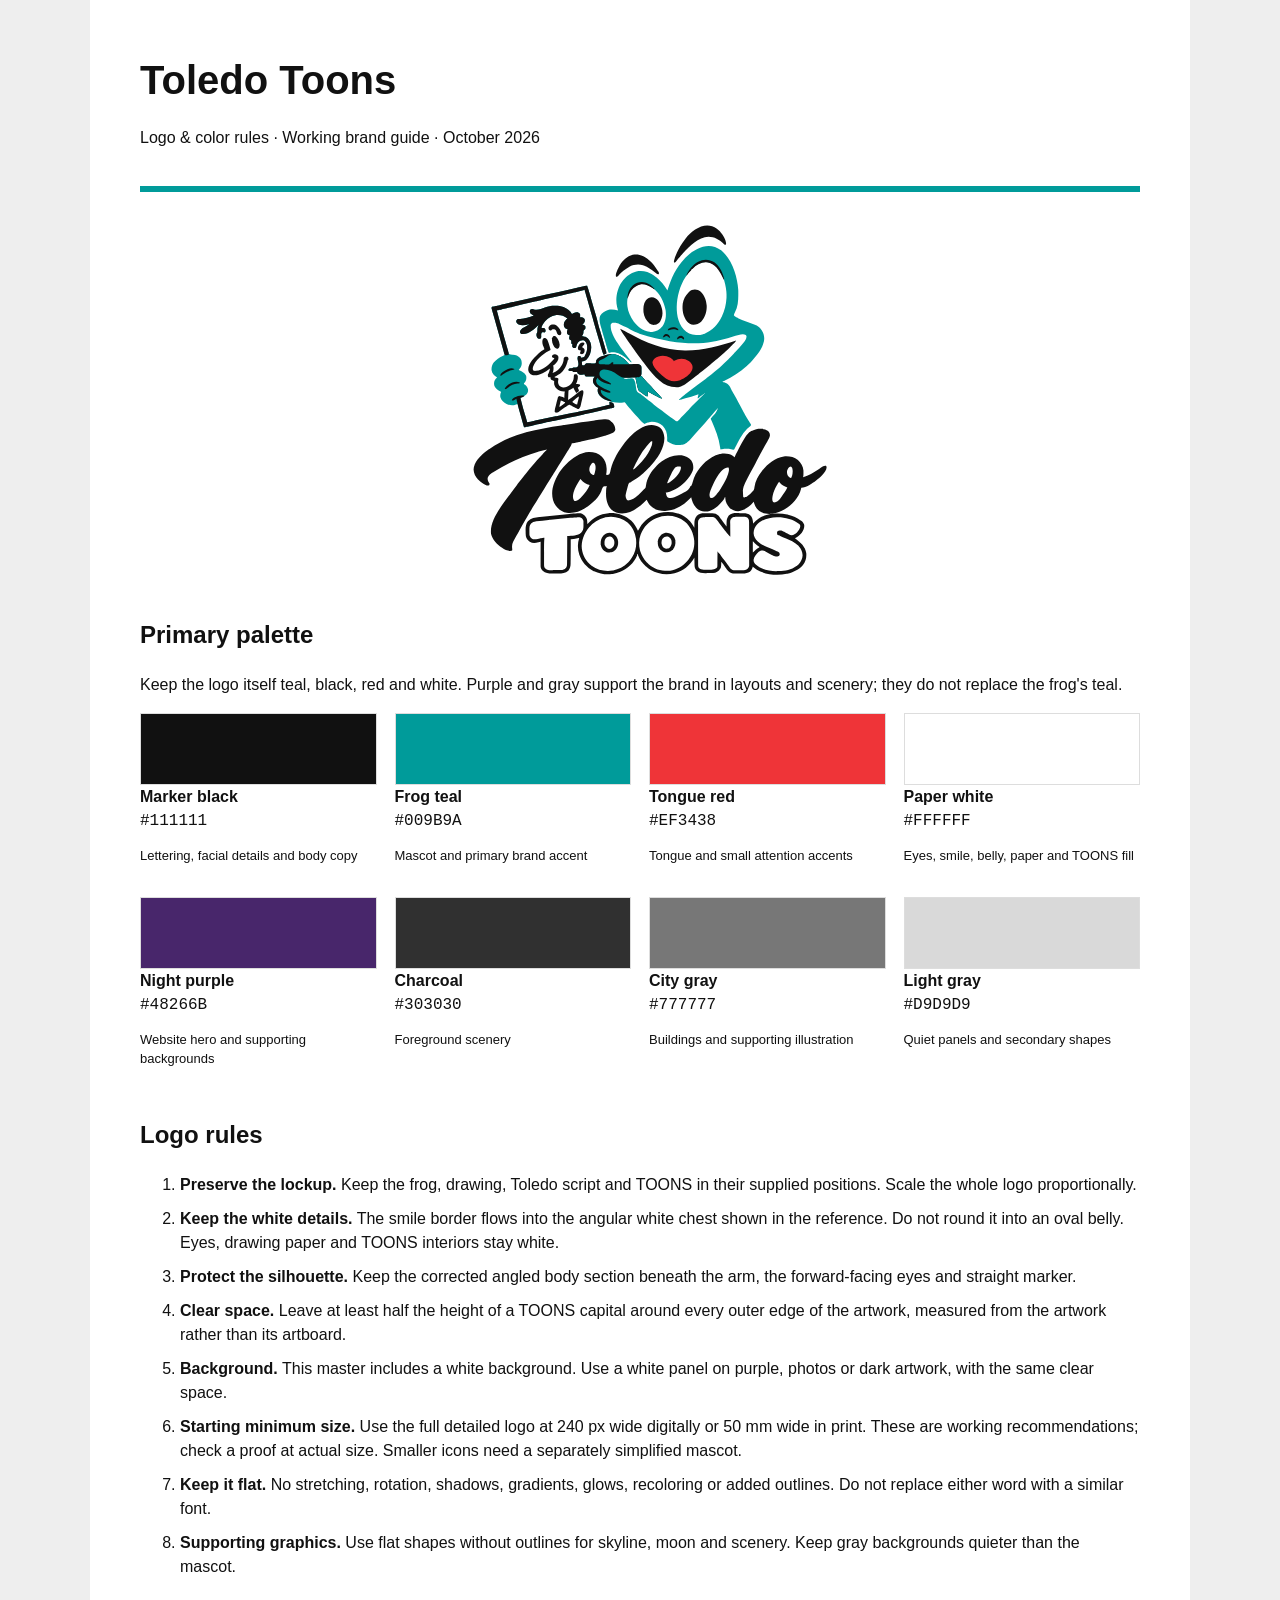
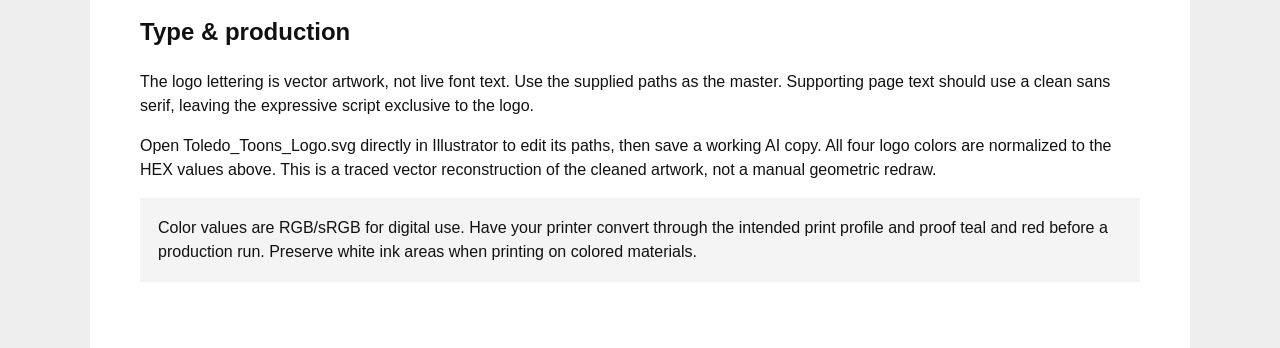
<file: images/brand/Toledo_Toons_Brand_Guide.html>
<!doctype html><html><meta charset="utf-8"><title>Toledo Toons brand guide</title><style>body{font:16px/1.5 Arial,sans-serif;color:#111;margin:0;background:#eee}main{max-width:1000px;margin:auto;background:white;padding:50px}h1{font-size:40px;margin:0}h2{margin-top:35px}header{border-bottom:6px solid #009b9a;padding-bottom:20px}.logo{max-width:380px;margin:30px auto}.logo svg{width:100%;height:auto}.palette{display:grid;grid-template-columns:repeat(4,1fr);gap:18px}.swatch>div{height:70px;border:1px solid #ddd}.swatch b,.swatch code{display:block}.swatch p{font-size:13px}li{margin:10px 0}.note{background:#f4f4f4;padding:18px}@media print{main{padding:20px}.palette{break-inside:avoid}}</style><main><header><h1>Toledo Toons</h1><p>Logo &amp; color rules · Working brand guide · October 2026</p></header><div class="logo"><svg version="1.1" xmlns="http://www.w3.org/2000/svg" width="1300" height="1209" viewBox="0 0 1300 1209">
<path d="M0 0 C429 0 858 0 1300 0 C1300 398.97 1300 797.94 1300 1209 C871 1209 442 1209 0 1209 C0 810.03 0 411.06 0 0 Z " fill="#FFFFFF" transform="translate(0,0)"/>
<path d="M0 0 C1.56 1.34 3.1 2.69 4.62 4.06 C4.95 4.34 4.95 4.34 6.59 5.75 C39.07 35.56 56.28 92.49 58.75 135.19 C58.95 140.23 58.96 145.27 58.94 150.31 C58.94 151.08 58.93 151.84 58.93 152.63 C58.84 172.56 57.21 194.24 47.52 212.15 C45.71 215.48 44.22 218.29 43.62 222.06 C45.55 225.05 47.8 226.55 50.89 228.14 C51.5 228.45 52.11 228.76 52.73 229.09 C53.36 229.41 53.98 229.73 54.62 230.06 C55.81 230.69 57 231.33 58.19 231.96 C67.1 236.61 76.03 240.16 85.59 243.22 C96.59 246.76 107.43 250.46 117.88 255.44 C118.68 255.82 119.49 256.2 120.32 256.59 C127.87 260.34 133.61 265.25 138.31 272.25 C138.69 272.82 139.08 273.38 139.47 273.96 C146.96 285.43 149.11 298.06 146.62 311.44 C141.12 336.84 123.49 358.93 106.04 377.44 C104.43 379.15 103 380.85 101.54 382.7 C99.8 384.84 98.1 386.54 96 388.31 C92.92 390.94 89.92 393.63 86.94 396.38 C64.54 416.5 38.35 432.28 11.71 446.08 C10.97 446.46 10.23 446.85 9.46 447.24 C7.62 448.06 7.62 448.06 5.62 448.06 C5.62 448.72 5.62 449.38 5.62 450.06 C7.29 450.42 8.96 450.75 10.62 451.06 C13.27 452.23 13.27 452.23 16 453.69 C16.89 454.15 17.79 454.62 18.71 455.1 C25.64 459.4 29.76 465.36 33.25 472.56 C34.1 474.25 34.96 475.94 35.82 477.63 C36.27 478.52 36.72 479.4 37.19 480.31 C39.69 485.09 42.38 489.76 45.06 494.44 C49.73 502.62 54.2 510.87 58.54 519.23 C63.75 529.26 69.17 539.17 74.62 549.06 C75.18 550.06 75.73 551.06 76.29 552.1 C78.02 555.23 79.76 558.37 81.5 561.5 C81.64 561.76 81.64 561.76 82.37 563.07 C85.67 569.01 89.08 574.86 92.7 580.62 C93.03 581.15 93.36 581.68 93.7 582.22 C95.29 584.76 96.9 587.29 98.53 589.8 C99.1 590.7 99.67 591.6 100.25 592.52 C100.76 593.3 101.27 594.09 101.79 594.89 C102.62 597.06 102.62 597.06 101.89 599.25 C100.36 601.44 98.74 602.7 96.56 604.25 C75.93 619.91 64.45 644.65 52.39 666.97 C52.16 667.39 52.16 667.39 50.99 669.54 C50.07 671.24 49.17 672.96 48.3 674.68 C47.88 675.5 47.45 676.32 47.02 677.16 C46.65 677.89 46.29 678.61 45.91 679.37 C44.62 681.06 44.62 681.06 42.66 681.84 C39.7 682.16 37.09 681.36 34.25 680.62 C23.72 678.15 13.58 678.63 2.98 680.44 C1.53 680.68 0.08 680.88 -1.38 681.06 C-3.13 679.31 -2.86 676.9 -3.17 674.54 C-7.48 642.76 -19.83 612.64 -32.4 583.36 C-32.72 582.6 -33.05 581.84 -33.38 581.06 C-33.58 580.63 -33.58 580.63 -34.59 578.43 C-34.85 577.65 -35.11 576.87 -35.38 576.06 C-34.18 573.98 -33.16 572.6 -31.56 570.88 C-31.15 570.4 -30.74 569.93 -30.32 569.44 C-28.23 567.05 -26.07 564.73 -23.91 562.41 C-18.14 556.18 -14.71 550.71 -11.77 542.82 C-11.51 542.11 -11.25 541.41 -10.97 540.68 C-10.78 540.14 -10.58 539.61 -10.38 539.06 C-16.93 546.03 -23.3 553.06 -29.3 560.52 C-31.26 562.93 -33.29 565.25 -35.38 567.56 C-38.22 570.72 -40.95 573.95 -43.62 577.25 C-51.98 587.54 -60.67 597.48 -69.71 607.18 C-71.81 609.44 -73.86 611.73 -75.88 614.06 C-119.58 664.3 -119.58 664.3 -142.78 666.27 C-157.95 666.55 -170.65 661.84 -183.34 653.82 C-185.15 650.74 -184.49 647.35 -184.31 643.88 C-183.9 627.44 -188.4 612.49 -199.85 600.39 C-210.45 590.61 -222.64 586.67 -236.87 586.77 C-240.95 587.01 -244.85 587.9 -248.81 588.88 C-249.49 589.04 -250.16 589.21 -250.85 589.38 C-254.03 590.22 -256.31 591.02 -259.1 592.82 C-259.85 593.23 -260.6 593.64 -261.38 594.06 C-264.35 592.93 -266.36 591.33 -268.58 589.09 C-269.16 588.5 -269.75 587.92 -270.35 587.32 C-270.95 586.7 -271.56 586.08 -272.19 585.44 C-272.5 585.12 -272.5 585.12 -274.1 583.5 C-277.69 579.85 -281.17 576.15 -284.48 572.24 C-287.16 569.17 -289.96 566.22 -292.75 563.25 C-297.48 558.2 -301.94 553.04 -306.26 547.64 C-308.41 545.02 -310.65 542.51 -312.94 540 C-315.97 536.68 -318.84 533.28 -321.62 529.75 C-321.95 529.34 -321.95 529.34 -323.61 527.27 C-324.66 525.96 -325.7 524.63 -326.7 523.29 C-327.88 521.87 -327.88 521.87 -330.38 520.06 C-332.09 520.09 -332.09 520.09 -334.04 520.43 C-354.48 523.49 -376.51 519.21 -395.38 511.06 C-395.83 510.87 -395.83 510.87 -398.12 509.92 C-408.31 505.29 -416.93 497.49 -421.22 487 C-422.96 481.14 -422.28 475.79 -420.38 470.06 C-420.74 469.94 -420.74 469.94 -422.59 469.31 C-429.09 466.4 -434.11 460.5 -437 454.06 C-438.91 448.41 -438.9 443.45 -436.44 437.98 C-435.25 435.84 -434.11 433.8 -432.38 432.06 C-433.3 432.05 -434.22 432.03 -435.17 432.02 C-438.6 431.96 -442.03 431.88 -445.45 431.8 C-446.94 431.77 -448.42 431.74 -449.9 431.72 C-452.04 431.68 -454.17 431.63 -456.3 431.57 C-456.96 431.57 -457.63 431.56 -458.31 431.55 C-461.11 431.47 -462.98 431.33 -465.32 429.72 C-466.38 428.06 -466.38 428.06 -466.38 425.06 C-466.92 425.09 -467.46 425.11 -468.02 425.14 C-470.52 425.25 -473.01 425.31 -475.5 425.38 C-476.36 425.42 -477.21 425.46 -478.09 425.5 C-483.33 425.6 -486.5 425.13 -490.35 421.43 C-491.38 420.06 -491.38 420.06 -491.82 417.75 C-492 417.2 -492.19 416.64 -492.38 416.06 C-494.82 415.84 -496.89 415.82 -499.31 416 C-501.72 416.16 -503.95 416.18 -506.38 416.06 C-507.44 414.6 -507.44 414.6 -508.38 413.06 C-511.12 412.62 -511.12 412.62 -514.38 412.5 C-520.17 412.27 -520.17 412.27 -522.38 410.06 C-522.01 407.13 -521.51 406.2 -519.38 404.06 C-516.29 403.68 -513.23 403.56 -510.12 403.41 C-507.38 403.06 -507.38 403.06 -505.38 401.06 C-502.09 400.79 -498.83 400.75 -495.54 400.7 C-492.38 400.06 -492.38 400.06 -489.99 397.79 C-486 391.03 -488.65 382.65 -490.39 375.42 C-491.33 371.34 -491.48 368.19 -490.38 364.06 C-488.38 362.06 -488.38 362.06 -485.44 361.75 C-482.38 362.06 -482.38 362.06 -480.5 363.44 C-479.38 365.06 -479.38 365.06 -479.38 367.06 C-470.17 366.21 -470.17 366.21 -467.38 364.06 C-466.38 361.94 -466.38 361.94 -465.38 359.06 C-464.74 357.85 -464.09 356.64 -463.44 355.44 C-458.01 344.55 -456.45 332.38 -459.56 320.56 C-461.34 315.48 -463.91 311.93 -468.19 308.69 C-473.19 307.26 -477.71 307.49 -482.5 309.56 C-489.33 313.42 -492.25 319.15 -494.56 326.44 C-494.84 327.46 -495.13 328.47 -495.42 329.52 C-496.38 332.06 -496.38 332.06 -497.8 333.39 C-500.41 334.5 -502.59 334.35 -505.38 334.06 C-507.44 332.64 -508.17 331.55 -509.12 329.25 C-509.38 327.06 -509.38 327.06 -508.69 323.94 C-508.64 323.46 -508.64 323.46 -508.38 321.06 C-509.01 320.75 -509.65 320.44 -510.31 320.12 C-510.99 319.77 -511.67 319.42 -512.38 319.06 C-512.56 316.57 -512.57 314.51 -512.38 312.06 C-512.38 311.07 -512.38 310.08 -512.38 309.06 C-513.65 307.96 -513.65 307.96 -515.31 307 C-518.28 305.25 -518.28 305.25 -519.38 303.06 C-519.78 298.7 -519.88 294.82 -517.38 291.06 C-518.47 290.69 -519.56 290.32 -520.69 289.94 C-523.59 288.67 -524.39 288.04 -526.38 285.38 C-527.88 280.41 -527.33 276.31 -525.31 271.56 C-525 271.07 -524.69 270.57 -524.38 270.06 C-524.91 269.9 -525.44 269.75 -525.98 269.58 C-530.98 267.93 -533.52 266.51 -536.38 262.06 C-538.73 257.36 -538.06 251.2 -536.5 246.32 C-533.85 240.58 -530.52 236.71 -525.38 233.06 C-538.19 223.92 -551.55 219.78 -567.27 222.38 C-580.51 225.12 -590.85 231.59 -600.38 241.06 C-600.93 241.58 -601.48 242.1 -602.05 242.63 C-606.99 247.72 -614.38 258.78 -614.38 266.06 C-613.77 266.03 -613.17 265.99 -612.55 265.96 C-609.03 265.84 -606.17 265.75 -602.88 267.06 C-600.55 270.16 -600.08 273.23 -600.38 277.06 C-601.81 279.62 -601.81 279.62 -604.38 281.06 C-606.32 280.86 -606.32 280.86 -608.44 280.44 C-610.54 280.07 -610.54 280.07 -612.38 280.06 C-615.8 283.81 -615.47 287.24 -615.38 292.19 C-615.31 293.2 -615.25 294.21 -615.19 295.26 C-615.41 298.53 -616.07 299.77 -618.38 302.06 C-622.16 302.72 -623.84 302.39 -627.12 300.38 C-630.71 296.69 -631.49 293.65 -631.69 288.62 C-631.62 285.01 -630.9 282.97 -629.03 279.84 C-628.09 277.3 -628.33 275.07 -628.44 272.38 C-628.64 265.92 -626.96 260.92 -624.38 255.06 C-624.7 255.39 -625.03 255.72 -625.38 256.06 C-639.1 269.51 -657.14 285.89 -677.38 286.38 C-678.41 286.41 -679.44 286.45 -680.5 286.49 C-684.09 285.96 -685.21 284.92 -687.38 282.06 C-688.13 277.54 -688.01 276 -685.42 272.18 C-681.97 268.25 -677.61 266.02 -673.06 263.56 C-666.79 260.13 -660.98 256.51 -655.38 252.06 C-656.3 252.35 -657.22 252.64 -658.16 252.94 C-669.8 256.42 -683.01 258.97 -694.38 253.06 C-698.02 250.16 -700.06 247.51 -701.06 242.94 C-700.18 239.26 -698.49 237.11 -695.38 235.06 C-692.66 234.43 -690.02 234.51 -687.25 234.56 C-670.95 234.23 -655.64 228.37 -640.38 223.06 C-640.98 222.76 -641.58 222.46 -642.2 222.14 C-651.99 217.01 -651.99 217.01 -653.97 211.37 C-654.73 207.98 -654.45 206.2 -652.88 203.12 C-650.15 200.88 -648.67 200.51 -645.16 200.75 C-643.38 201.06 -643.38 201.06 -640.44 202.06 C-628.38 206 -613.71 200.16 -602.51 195.66 C-591.35 191.26 -580.48 189.5 -568.5 189.62 C-567.89 189.63 -567.28 189.63 -566.65 189.64 C-557.06 189.71 -548.33 190.43 -539.38 194.06 C-539.08 194.18 -539.08 194.18 -537.59 194.78 C-526.29 199.45 -515.6 206.62 -510.38 218.06 C-509.77 217.71 -509.17 217.36 -508.55 217 C-507.75 216.55 -506.95 216.09 -506.12 215.62 C-505.34 215.17 -504.55 214.72 -503.73 214.25 C-499.45 212.09 -495.15 211.46 -490.38 212.06 C-486.67 213.75 -484.51 215.61 -482.38 219.06 C-482.08 221.64 -482.08 221.64 -482.19 224.31 C-482.2 224.76 -482.2 224.76 -482.27 227.02 C-482.3 227.69 -482.34 228.37 -482.38 229.06 C-481.86 229.03 -481.34 228.99 -480.8 228.96 C-476.1 228.77 -473.19 229.01 -469.38 232.06 C-466.75 234.5 -466.14 236.45 -465.94 239.94 C-466.11 244.23 -467.48 246.94 -470.38 250.06 C-471.98 251.53 -473.6 252.78 -475.38 254.06 C-474.3 254.31 -473.23 254.56 -472.12 254.81 C-468.57 255.86 -466.47 256.87 -464.38 260.06 C-463.75 262.87 -463.71 265.26 -464.38 268.06 C-465.84 270.2 -467.32 271.41 -469.38 273.06 C-471.04 274.73 -470.58 276.9 -470.69 279.19 C-471.12 284.65 -472.43 289.11 -476.38 293.06 C-475.51 293.23 -474.64 293.4 -473.74 293.58 C-461.52 296.09 -461.52 296.09 -457.38 300.06 C-456.72 300.67 -456.06 301.27 -455.39 301.9 C-447.51 309.88 -444.31 320.4 -444.12 331.5 C-444.29 347.86 -449.84 363.92 -461.62 375.56 C-465.98 379.09 -470.94 379.39 -476.38 380.06 C-476.04 384.35 -475.72 388.64 -475.38 393.06 C-474.16 393.19 -472.94 393.31 -471.69 393.44 C-471 393.51 -470.32 393.58 -469.61 393.65 C-466.9 392.94 -466.73 392.31 -465.21 390.06 C-463.75 388.25 -462.91 387.22 -460.67 386.55 C-458.67 386.42 -456.74 386.47 -454.74 386.57 C-453.26 386.59 -451.78 386.6 -450.3 386.62 C-447.98 386.68 -445.67 386.75 -443.35 386.84 C-438.59 387 -434.04 387.13 -429.38 386.06 C-427.3 383.18 -427.43 380.52 -427.38 377.06 C-422.07 366.52 -407.91 362.76 -397.5 359.25 C-395.13 358.49 -392.76 357.77 -390.38 357.06 C-389.98 356.94 -389.98 356.94 -387.96 356.31 C-372.84 352.23 -357.76 355.56 -344.45 363.17 C-339.64 366.08 -335.27 369.35 -331 373 C-330.71 373.25 -330.71 373.25 -329.22 374.52 C-326.56 376.87 -324.21 379.15 -322.16 382.05 C-319 386.21 -316.89 388.69 -311.67 389.47 C-305.21 389.83 -298.82 389.5 -292.37 389.15 C-285.49 388.95 -279.67 388.88 -274.43 393.71 C-271.14 397.91 -272.19 404.04 -272.19 409.07 C-272.19 410.86 -272.17 412.65 -272.15 414.44 C-272.15 415.58 -272.15 416.72 -272.14 417.89 C-272.14 418.93 -272.14 419.97 -272.13 421.04 C-272.4 424.41 -273.19 426.92 -274.38 430.06 C-273.71 430.06 -273.06 430.06 -272.38 430.06 C-271.04 431.39 -271.04 431.39 -269.44 433.31 C-266.48 436.79 -263.46 440.2 -260.38 443.56 C-260.15 443.81 -260.15 443.81 -258.98 445.08 C-254.36 450.11 -249.68 455.09 -245 460.07 C-240.59 464.75 -236.22 469.47 -231.87 474.2 C-228.03 478.36 -224.18 482.49 -220.31 486.62 C-214.29 493.07 -208.32 499.55 -202.38 506.06 C-203.04 506.39 -203.69 506.72 -204.38 507.06 C-206.85 506.02 -209.2 504.91 -211.59 503.69 C-211.95 503.51 -211.95 503.51 -213.78 502.59 C-215.32 501.82 -216.86 501.04 -218.39 500.26 C-220.7 499.09 -223.02 497.93 -225.33 496.77 C-233.86 492.48 -242.21 488.01 -250.38 483.06 C-250.44 484.11 -250.51 485.15 -250.58 486.23 C-250.62 486.85 -250.66 487.48 -250.7 488.12 C-250.78 489.41 -250.86 490.71 -250.94 492.01 C-251.14 494.9 -251.45 497.3 -252.38 500.06 C-257.36 498.47 -261.04 495.52 -265.12 492.38 C-265.79 491.87 -266.46 491.37 -267.14 490.85 C-268.52 489.8 -269.88 488.73 -271.23 487.65 C-273.37 486.06 -273.37 486.06 -275.7 484.86 C-281.26 481.63 -283.07 477.99 -284.76 472.01 C-285.94 467.28 -286.95 462.52 -287.94 457.75 C-288.38 455.77 -288.82 453.8 -289.26 451.83 C-292.38 437.82 -292.38 437.82 -292.38 435.06 C-299.47 435.23 -299.47 435.23 -335.38 436.06 C-327.51 440.56 -327.51 440.56 -321.48 439.27 C-304.25 436.71 -304.25 436.71 -298.38 441.06 C-293.5 448.06 -292.6 457.77 -291.46 466.01 C-289.2 481.89 -289.2 481.89 -282.5 487.07 C-280.99 488.14 -279.48 489.14 -277.91 490.1 C-275.33 491.72 -272.97 493.59 -270.56 495.44 C-269.56 496.18 -268.57 496.92 -267.57 497.66 C-263.32 500.83 -259.21 504.16 -255.08 507.48 C-250.89 510.85 -246.68 514.19 -242.44 517.5 C-238.09 520.9 -233.78 524.35 -229.51 527.85 C-222.38 533.7 -215.13 539.32 -207.72 544.82 C-203.59 547.89 -199.51 551.01 -195.43 554.14 C-187.95 559.88 -180.46 565.55 -172.65 570.82 C-170.04 572.59 -167.47 574.42 -164.91 576.27 C-164.14 576.82 -163.37 577.38 -162.57 577.95 C-161.05 579.05 -159.53 580.15 -158.02 581.25 C-157.33 581.75 -156.64 582.24 -155.93 582.75 C-155.32 583.2 -154.7 583.64 -154.07 584.1 C-152.38 585.06 -152.38 585.06 -149.38 585.06 C-147.67 583.61 -146.16 582.18 -144.62 580.56 C-144.22 580.15 -143.82 579.74 -143.4 579.32 C-140.91 576.77 -138.56 574.12 -136.23 571.41 C-131.11 565.51 -125.48 560.11 -119.92 554.63 C-118.48 553.21 -117.05 551.79 -115.62 550.38 C-115.2 549.96 -114.78 549.55 -114.34 549.12 C-111.87 546.66 -109.55 544.13 -107.29 541.48 C-102.32 535.75 -96.91 530.47 -91.54 525.12 C-90.4 523.99 -89.27 522.86 -88.13 521.73 C-85.18 518.77 -82.21 515.82 -79.25 512.87 C-76.22 509.85 -73.19 506.83 -70.16 503.8 C-64.24 497.89 -58.31 491.97 -52.38 486.06 C-53.63 487 -54.89 487.94 -56.14 488.88 C-56.49 489.14 -56.49 489.14 -58.26 490.47 C-61.42 492.85 -64.52 495.3 -67.62 497.75 C-69.37 499.13 -71.12 500.51 -72.87 501.88 C-74.14 502.88 -75.41 503.89 -76.67 504.89 C-78.38 506.06 -78.38 506.06 -80.38 506.06 C-79.88 503.75 -79.88 503.75 -77.38 492.06 C-78.88 492.58 -80.39 493.11 -81.95 493.64 C-95.33 498.22 -108.78 502.47 -122.36 506.43 C-124.08 506.94 -125.8 507.44 -127.52 507.95 C-129.95 508.66 -132.38 509.37 -134.82 510.07 C-135.18 510.18 -135.18 510.18 -137.04 510.73 C-142.15 512.18 -142.15 512.18 -144.38 511.06 C-137.59 504.76 -130.68 498.77 -123.38 493.06 C-122.36 492.26 -121.35 491.45 -120.34 490.65 C-107.12 480.15 -93.55 470.11 -79.94 460.12 C-70.49 453.19 -61.18 446.1 -51.88 438.97 C-49.5 437.16 -47.11 435.35 -44.73 433.55 C-37.08 427.76 -29.61 421.85 -22.34 415.6 C-19.61 413.25 -16.81 411 -14 408.75 C-8.16 404 -2.71 398.86 2.75 393.69 C5.6 391 8.5 388.39 11.42 385.79 C16.43 381.29 21.22 376.62 25.97 371.85 C27.32 370.49 28.68 369.14 30.03 367.79 C34.58 363.24 38.99 358.61 43.18 353.73 C44.9 351.74 46.73 349.89 48.62 348.06 C52.51 344.23 56.09 340.21 59.62 336.06 C60.46 335.11 61.29 334.15 62.12 333.2 C85.01 306.75 85.01 306.75 87.05 294.51 C86.62 292.06 86.62 292.06 84.49 289.79 C77.27 285.44 67.97 287.79 60.21 289.71 C53 291.6 45.86 293.7 38.71 295.8 C35.12 296.85 31.53 297.89 27.94 298.94 C27.57 299.04 27.57 299.04 25.7 299.59 C-48.54 321.04 -127.81 331.41 -279.38 285.06 C-280.28 284.66 -281.19 284.26 -282.13 283.85 C-292.32 279.37 -302.35 274.61 -312.29 269.61 C-313.08 269.22 -313.86 268.82 -314.67 268.42 C-318.55 266.46 -322.43 264.5 -326.3 262.52 C-357.49 246.66 -357.49 246.66 -371.38 248.06 C-374.34 249.37 -375.91 251.14 -377.38 254.06 C-381.73 291.68 -334.86 341.91 -314.1 371.22 C-313.65 371.86 -313.2 372.5 -312.74 373.16 C-311.8 374.46 -310.85 375.76 -309.88 377.04 C-309.41 377.67 -308.94 378.29 -308.46 378.93 C-308.04 379.49 -307.61 380.04 -307.17 380.61 C-306.91 381.09 -306.65 381.57 -306.38 382.06 C-306.7 382.72 -307.04 383.38 -307.38 384.06 C-308.16 383.31 -308.95 382.56 -309.76 381.79 C-323.5 368.82 -339.45 354.47 -358.38 350.06 C-358.84 349.95 -358.84 349.95 -361.19 349.38 C-367.81 348.73 -374.42 348.57 -380.94 350 C-381.5 350.01 -381.5 350.01 -384.38 350.06 C-386.7 345.56 -388.16 340.85 -389.55 335.99 C-389.74 335.32 -389.94 334.65 -390.14 333.96 C-390.78 331.77 -391.42 329.57 -392.05 327.37 C-392.5 325.81 -392.95 324.26 -393.41 322.71 C-394.6 318.61 -395.78 314.52 -396.97 310.43 C-398.15 306.34 -399.34 302.25 -400.53 298.16 C-402.96 289.79 -405.39 281.41 -407.81 273.03 C-408.34 271.18 -408.87 269.34 -409.41 267.49 C-410.27 264.52 -411.13 261.54 -411.98 258.57 C-412.22 257.75 -412.45 256.93 -412.7 256.09 C-415.57 246.08 -417.64 234.22 -413.59 224.21 C-407.51 213.42 -398.17 207.98 -386.75 204.19 C-375.12 201.41 -363.7 202.9 -352.38 206.06 C-352.51 205.56 -352.51 205.56 -353.21 202.99 C-353.58 201.64 -353.95 200.29 -354.31 198.94 C-354.49 198.27 -354.68 197.61 -354.87 196.92 C-355.04 196.26 -355.22 195.61 -355.4 194.93 C-355.56 194.33 -355.73 193.74 -355.89 193.12 C-359.97 175.68 -358.9 154.05 -353.38 137.06 C-353.19 136.47 -353 135.88 -352.81 135.28 C-344.69 110.45 -327.82 89.77 -304.56 77.75 C-287.91 69.53 -270.2 68.92 -252.52 74.32 C-242.32 77.85 -232.85 83.45 -224.38 90.06 C-223.47 90.76 -222.57 91.46 -221.64 92.18 C-205.76 104.73 -194.28 120.18 -183.38 137.06 C-183.19 136.44 -183 135.81 -182.8 135.16 C-170.45 94.76 -153.69 58.97 -124.38 28.06 C-123.9 27.56 -123.43 27.06 -122.94 26.54 C-91.24 -6.86 -41.7 -32.36 0 0 Z " fill="#009B9A" transform="translate(927.375,96.9375)"/>
<path d="M0 0 C0.29 0.09 0.29 0.09 1.75 0.53 C17.25 5.44 29.7 14.54 41 26 C41.76 26.75 42.52 27.5 43.3 28.27 C49.16 34.4 53.03 41.58 57 49 C57 48.24 57 47.49 57 46.71 C57.01 43.85 57.04 40.99 57.1 38.12 C57.12 36.9 57.12 35.67 57.12 34.44 C57.1 24.31 58.95 16.12 65.59 8.07 C72.79 1.26 81.91 -0.62 91.5 -0.53 C92.47 -0.54 93.43 -0.54 94.42 -0.54 C96.44 -0.55 98.47 -0.54 100.49 -0.52 C103.56 -0.5 106.63 -0.52 109.7 -0.55 C111.68 -0.54 113.65 -0.54 115.63 -0.53 C116.08 -0.54 116.08 -0.54 118.38 -0.56 C126.66 -0.44 133.99 2.12 140 8 C142.14 10.67 144.11 13.44 146.06 16.25 C147.2 17.86 148.35 19.47 149.49 21.08 C149.78 21.49 149.78 21.49 151.25 23.55 C154.49 28.08 157.86 32.52 161.22 36.96 C161.69 37.58 162.15 38.2 162.64 38.84 C163.05 39.38 163.46 39.92 163.88 40.48 C164.97 41.96 165.99 43.46 167 45 C167 44.65 167 44.65 167.01 42.86 C167.05 39.62 167.12 36.37 167.19 33.12 C167.19 32.02 167.2 30.91 167.21 29.77 C167.41 22.03 168.95 16.59 173 10 C173.56 9.07 174.11 8.14 174.69 7.19 C183.7 -1.33 194.54 -1.22 206.13 -1.04 C208.21 -1.01 210.29 -0.99 212.37 -0.98 C215.44 -0.96 218.51 -0.91 221.58 -0.85 C222.8 -0.82 224.03 -0.81 225.25 -0.8 C234.27 -0.76 242.09 0.42 248.91 6.78 C254.56 12.9 256.44 18.77 257.19 26.88 C257.27 27.66 257.35 28.44 257.44 29.25 C257.63 31.17 257.82 33.08 258 35 C258.57 34.35 259.14 33.7 259.72 33.02 C277.08 13.27 300.76 2.98 327 1 C343.06 0.37 359.32 0.05 375 4 C375.8 4.2 376.59 4.4 377.41 4.6 C393.47 8.75 408.87 14.67 422 25 C422.3 25.21 422.3 25.21 423.79 26.3 C428.25 29.68 430.8 33.79 432.75 39 C434.08 49.65 430.18 58.25 423.83 66.73 C417.37 74.74 409.7 79.68 401 85 C401.82 85.62 402.64 86.23 403.49 86.87 C420.17 99.48 436.34 113.74 439.75 135.55 C441.22 150.19 437.9 164.44 428.62 176.11 C414.75 192.5 395.49 201.02 375 206 C374.34 206.17 373.69 206.33 373.01 206.5 C340.26 214.38 299.55 209.8 270.67 192.28 C260.75 186.14 260.75 186.14 257 182 C256.9 182.31 256.9 182.31 256.37 183.91 C253.47 191.97 249.6 198.39 241.81 202.44 C237.68 204.31 233.91 205.12 229.37 205.18 C228.92 205.18 228.92 205.18 226.61 205.22 C225.63 205.22 224.65 205.23 223.64 205.24 C222.63 205.25 221.61 205.25 220.57 205.26 C218.41 205.28 216.26 205.29 214.11 205.3 C211.92 205.31 209.73 205.33 207.54 205.36 C204.37 205.4 201.19 205.42 198.02 205.43 C197.05 205.44 196.08 205.46 195.08 205.48 C186.21 205.45 179.24 202.79 172.68 196.77 C169.46 193.37 166.77 189.62 164.06 185.81 C163.46 184.98 162.85 184.14 162.23 183.28 C161.03 181.62 159.83 179.95 158.64 178.29 C156.83 175.76 155 173.25 153.17 170.74 C151.77 168.83 150.39 166.92 149 165 C149 165.49 148.99 165.99 148.99 166.49 C148.69 186.75 148.69 186.75 141.14 195.05 C133.06 202.63 124.64 204.15 113.89 204.2 C113.02 204.21 112.14 204.21 111.23 204.22 C109.37 204.23 107.51 204.24 105.66 204.24 C102.84 204.25 100.02 204.28 97.21 204.31 C85.08 204.38 73.51 204.41 64.38 195.4 C59.02 189.56 57.72 183.95 57.59 176.2 C57.58 175.83 57.58 175.83 57.53 174 C57.47 171.71 57.42 169.42 57.38 167.12 C57.34 165.56 57.3 164 57.26 162.44 C57.16 158.63 57.08 154.81 57 151 C56.76 151.42 56.52 151.83 56.27 152.26 C41.1 178.29 18.52 197.06 -10.88 204.81 C-39.59 212.28 -67.93 207.65 -93.54 193.12 C-98.84 189.96 -103.46 186.19 -108 182 C-108.46 181.58 -108.92 181.17 -109.39 180.74 C-120.95 170.14 -130.53 156.81 -136 142 C-136 141.01 -136 140.02 -136 139 C-136.66 139 -137.32 139 -138 139 C-138.33 140.67 -138.67 142.33 -139 144 C-149.56 169.98 -171.48 188.56 -196.51 199.8 C-204.72 203.25 -213.28 205.29 -222 207 C-222.47 207.1 -222.47 207.1 -224.87 207.6 C-246.09 210.3 -266.71 207.02 -286 198 C-286.95 197.56 -287.9 197.12 -288.88 196.67 C-311.31 185.34 -328.37 165.25 -336.57 141.63 C-342.75 122.78 -343.24 102.93 -337 84 C-337.59 84.12 -338.19 84.24 -338.8 84.37 C-341.53 84.92 -344.27 85.46 -347 86 C-347.93 86.19 -348.87 86.38 -349.83 86.58 C-355.33 87.66 -360.39 88.21 -366 88 C-365.99 88.72 -365.99 89.44 -365.98 90.18 C-365.92 100.79 -365.95 111.39 -366 122 C-366.01 123.17 -366.01 124.34 -366.02 125.51 C-366.05 132.66 -366.1 139.81 -366.19 146.95 C-366.22 150.27 -366.26 153.58 -366.27 156.89 C-366.29 160.06 -366.32 163.24 -366.37 166.41 C-366.39 168.15 -366.39 169.89 -366.39 171.63 C-366.56 180.61 -368.03 189.1 -374.25 195.94 C-386.8 207.22 -404.84 205.21 -420.6 205.24 C-423.26 205.25 -425.92 205.28 -428.59 205.31 C-441.13 205.39 -452.17 204.73 -462 196 C-465.85 191.27 -469.13 186.61 -469.12 180.34 C-469.12 179.6 -469.12 178.86 -469.12 178.11 C-469.12 177.7 -469.12 177.7 -469.11 175.67 C-469.11 174.82 -469.11 173.98 -469.11 173.1 C-469.11 170.29 -469.11 167.48 -469.1 164.68 C-469.1 162.73 -469.09 160.78 -469.09 158.84 C-469.09 153.71 -469.08 148.59 -469.07 143.46 C-469.06 138.24 -469.05 133.01 -469.05 127.78 C-469.04 117.52 -469.02 107.26 -469 97 C-469.44 97.1 -469.44 97.1 -471.64 97.63 C-472.81 97.9 -473.97 98.18 -475.14 98.45 C-475.71 98.59 -476.28 98.72 -476.87 98.86 C-487.21 101.28 -496.69 102.26 -506.19 96.81 C-513.34 91.95 -517.91 85.62 -519.55 77.13 C-520.25 71.86 -520.26 66.54 -520.3 61.22 C-520.31 60 -520.33 58.78 -520.36 57.56 C-520.62 46.88 -519.59 35.11 -512.52 26.48 C-502.1 16.3 -487.52 14.42 -473.69 12.62 C-472.94 12.52 -472.2 12.42 -471.43 12.32 C-437.72 7.81 -403.83 4.44 -369.94 1.62 C-368.93 1.54 -367.91 1.45 -366.87 1.37 C-329.83 -1.73 -329.83 -1.73 -318.62 7.25 C-313.49 12.06 -310.11 18.49 -309.68 25.57 C-309.66 25.91 -309.66 25.91 -309.56 27.6 C-309.52 28.29 -309.48 28.98 -309.44 29.69 C-309.39 30.39 -309.35 31.09 -309.31 31.81 C-309.2 33.54 -309.1 35.27 -309 37 C-308.62 36.54 -308.24 36.08 -307.86 35.6 C-289.75 14.14 -265.02 1.54 -237 -1 C-207.9 -2.77 -180.56 5.96 -158.57 25.12 C-148.42 34.71 -141.85 46.46 -136 59 C-133.59 55.95 -131.7 52.77 -129.81 49.38 C-115.37 24.21 -91.16 6.89 -63.56 -1.12 C-42.67 -6.75 -20.68 -6.31 0 0 Z " fill="#111111" transform="translate(779,997)"/>
<path d="M0 0 C9.65 8.39 13.18 20.87 14.29 33.22 C15.27 51.06 9.01 68.34 1 84 C0.68 84.62 0.36 85.25 0.04 85.89 C-5.02 95.61 -11.33 104.34 -18 113 C-18.37 113.48 -18.74 113.97 -19.13 114.47 C-23.72 120.43 -28.63 126.07 -33.72 131.6 C-35.12 133.13 -36.5 134.67 -37.89 136.2 C-43.95 142.9 -50.14 149.12 -57 155 C-57.98 155.87 -58.97 156.74 -59.95 157.61 C-71.6 167.82 -84.38 176.26 -97.7 184.12 C-98.25 184.46 -98.8 184.79 -99.37 185.13 C-101 186 -101 186 -104.2 187.06 C-108.77 190.22 -109.34 194.86 -110.69 200.06 C-110.98 201.14 -111.27 202.21 -111.58 203.32 C-119.76 234.16 -119.76 234.16 -114.5 245.12 C-112.24 247.95 -112.24 247.95 -110.43 248.34 C-97.83 249.28 -86.19 239.62 -77 232 C-76.59 231.66 -76.59 231.66 -74.52 229.95 C-67.3 223.69 -60.91 216.63 -54.47 209.57 C-53 208 -53 208 -51.36 206.51 C-49.79 204.77 -49.53 203.82 -49.23 201.52 C-49.13 200.84 -49.03 200.16 -48.93 199.46 C-48.83 198.73 -48.73 198 -48.62 197.25 C-44.36 170.61 -30.46 149.12 -12 130 C-11.46 129.44 -10.93 128.88 -10.37 128.3 C-6.33 124.15 -2.09 120.51 2.56 117.06 C3.26 116.55 3.95 116.03 4.67 115.5 C25.22 100.48 47.77 91.16 73.56 94.4 C85.86 96.55 98.66 101.73 106.52 111.76 C112.72 121.15 113.98 129.92 113 141 C112.16 144.96 110.77 148.37 109 152 C108.88 152.26 108.88 152.26 108.25 153.57 C104.41 161.51 99.82 168.33 94 175 C93.65 175.41 93.65 175.41 91.88 177.49 C74.42 197.5 49.39 215.37 23 221 C21.67 221.04 20.33 221.05 19 221 C22.72 235.21 22.72 235.21 28 239 C39.17 242.72 49.84 237.69 59.76 232.75 C96.61 213.78 96.61 213.78 104 199 C104.66 199 105.32 199 106 199 C108.69 194.46 110.19 189.44 111.55 184.38 C120.83 150.22 146.39 118.66 176.98 100.85 C185.63 96.06 194.4 92.4 204 90 C204.74 89.81 205.48 89.62 206.24 89.42 C221.13 87.15 236.73 88.14 249.41 96.83 C249.67 97.02 249.67 97.02 251 98 C251.83 98.6 252.65 99.2 253.5 99.81 C254 100.2 254.49 100.6 255 101 C255.24 100.18 255.49 99.36 255.74 98.52 C257.13 94.36 259.14 90.56 261.19 86.69 C261.62 85.87 262.05 85.06 262.49 84.22 C299.87 14.63 299.87 14.63 328.77 5.44 C333.84 4.03 338.63 3.65 343.88 3.69 C344.27 3.69 344.27 3.69 346.26 3.7 C354.86 3.87 362.24 5.5 369 11 C373.77 16.04 375.63 19.58 375.51 26.66 C374.42 33.77 370.48 39.8 367 46 C366.19 47.46 365.38 48.93 364.57 50.39 C360.3 58.1 355.96 65.77 351.62 73.45 C345.51 84.26 339.72 95.22 334.03 106.26 C331.35 111.47 328.66 116.67 325.84 121.8 C281.65 202.26 281.65 202.26 284 234 C284.01 234.41 284.01 234.41 284.06 236.5 C284.37 237 284.68 237.49 285 238 C290.75 238.61 293.75 237.54 298.31 234.12 C298.87 233.72 299.43 233.32 300 232.91 C305.55 228.8 310.37 224.11 315 219 C315.52 218.49 316.03 217.98 316.56 217.45 C320.95 212.88 321.95 209.27 322.5 203.06 C325.17 182.05 335.72 163.26 349 147 C349.2 146.74 349.2 146.74 350.24 145.44 C368.19 122.87 393.5 101.97 423 98 C440.31 96.48 457.53 99.29 471.27 110.56 C481.32 119.52 489.26 132.87 490.17 146.53 C490.23 149.28 490.22 152.01 490.19 154.75 C490.19 155.68 490.19 156.61 490.19 157.57 C490.16 161.56 490.11 165.14 489 169 C507.87 163.76 524.82 153.79 541 143 C541.84 142.44 542.68 141.89 543.54 141.31 C548.18 138.24 552.81 135.14 557.42 132.02 C560.73 129.88 563.05 129.67 567 130 C569 131.64 569 133.02 569.44 135.56 C567.23 152.94 546.62 170.15 533.5 180.31 C520.32 190.23 500.03 205 483 205 C482.33 206.84 482.33 206.84 481.81 209.5 C474.56 238.79 451.09 263.73 426 279 C413.37 286.31 399.52 291.95 385 294 C384.1 294.13 383.21 294.27 382.29 294.41 C367.28 296.18 351.55 293.6 339.12 284.68 C328.49 276.27 323.29 266.06 320 253 C319.48 253.62 318.96 254.23 318.42 254.87 C304.93 270.39 288.06 282.98 267.09 285.2 C255.71 285.51 246.23 281.67 237.91 274.1 C229.61 265.54 223 253.11 222.88 241 C222.92 240.01 222.96 239.02 223 238 C222.34 238 221.68 238 221 238 C220.73 238.69 220.46 239.38 220.18 240.09 C218.7 243.74 216.62 246.44 214.19 249.5 C213.7 250.11 213.22 250.72 212.72 251.34 C201.27 265.46 188.23 277.5 171 284 C170.68 284.12 170.68 284.12 169.07 284.74 C157.12 288.49 144.09 286.23 133 281 C130 279.28 127.52 277.36 125 275 C124.4 274.48 123.8 273.95 123.18 273.41 C112.84 263.88 109.26 251.22 106 238 C105.79 238.23 105.79 238.23 104.71 239.37 C81.2 264.12 52.22 283.3 17.14 284.33 C-0.78 284.6 -17.44 281.26 -30.87 268.73 C-37.66 262.05 -42.57 254.92 -46 246 C-46.34 246.35 -46.67 246.69 -47.02 247.05 C-68.74 269.36 -97.34 292.63 -130.06 293.25 C-143.98 293.04 -157.08 288.89 -167.38 279.25 C-182.34 262.77 -185.89 241.78 -185.12 220.19 C-184.24 204.49 -184.24 204.49 -182 200 C-186.51 199.78 -190.99 199.71 -195 202 C-198.19 205.95 -199.52 211.18 -201.19 215.91 C-209.52 237.47 -229.82 255.75 -248 269 C-248.59 269.43 -249.18 269.87 -249.79 270.32 C-270.66 285.51 -293.97 293.87 -319.94 290.77 C-334.95 288.34 -348 279.01 -357 267 C-369.2 249.4 -371.66 227.8 -367.94 207 C-364.8 191.48 -358.55 176.84 -351 163 C-350.71 162.46 -350.42 161.92 -350.13 161.36 C-343.3 148.64 -334.2 137.75 -324.28 127.35 C-323.11 126.12 -321.95 124.88 -320.8 123.64 C-301.5 103.51 -272.31 83.6 -243.75 82.6 C-226.62 82.35 -211.93 86.94 -199.25 98.94 C-188.8 109.44 -183.96 123.66 -183.25 138.19 C-183.21 139.01 -183.16 139.83 -183.12 140.68 C-182.84 147.68 -183.51 154.16 -185 161 C-180.68 161.59 -177.74 161.33 -174 159 C-171.04 153.52 -170.14 146.93 -168.74 140.91 C-160.68 109.07 -141.76 77.78 -122 52 C-121.6 51.47 -121.2 50.95 -120.78 50.41 C-116.15 44.4 -111.08 38.81 -105.94 33.25 C-105.37 32.64 -104.81 32.02 -104.22 31.39 C-79.73 5.24 -34.9 -25.79 0 0 Z " fill="#111111" transform="translate(719,704)"/>
<path d="M0 0 C0.57 0.48 1.15 0.96 1.74 1.46 C8.6 7.73 12.95 16.04 13.38 25.38 C13.42 26.1 13.47 26.83 13.52 27.59 C12.52 32.23 9.22 35.14 5.43 37.8 C-2.51 41.81 -10.73 44.76 -19.19 47.5 C-20.24 47.84 -21.29 48.19 -22.38 48.54 C-46.35 56.17 -70.99 61.31 -95.59 66.43 C-98.86 67.12 -102.12 67.81 -105.38 68.5 C-108.54 69.16 -111.7 69.83 -114.86 70.49 C-116.36 70.8 -117.86 71.12 -119.36 71.44 C-121.43 71.87 -123.5 72.3 -125.57 72.73 C-126.18 72.86 -126.79 72.99 -127.42 73.13 C-130.02 73.66 -132.33 74 -135 74 C-135.52 75.41 -136.02 76.82 -136.43 78.26 C-137.42 81.29 -139.14 83.87 -140.81 86.56 C-141.2 87.2 -141.59 87.84 -142 88.5 C-143.32 90.67 -144.66 92.84 -146 95 C-147 96.62 -148 98.25 -148.99 99.88 C-154.5 108.82 -160.08 117.72 -165.75 126.56 C-171.1 134.93 -176.3 143.38 -181.44 151.88 C-186.84 160.81 -192.27 169.72 -197.81 178.56 C-197.97 178.81 -197.97 178.81 -198.75 180.07 C-202.32 185.76 -205.9 191.43 -209.5 197.1 C-216.45 208.08 -223.27 219.15 -230.07 230.23 C-233.24 235.39 -236.43 240.54 -239.62 245.69 C-244.72 253.91 -249.76 262.16 -254.78 270.43 C-258.04 275.79 -261.32 281.14 -264.64 286.46 C-273.63 300.87 -282.27 315.49 -290.89 330.12 C-291.93 331.88 -292.97 333.64 -294.01 335.39 C-300.99 347.2 -307.76 359.1 -314.23 371.19 C-317.83 377.89 -321.56 384.49 -325.38 391.06 C-328.85 397.07 -332.18 403.09 -335.12 409.38 C-335.26 409.66 -335.26 409.66 -335.95 411.12 C-339.25 418.41 -340.29 423.86 -339.5 431.81 C-339.35 433.32 -339.22 434.82 -339.09 436.33 C-339.03 436.99 -338.96 437.65 -338.9 438.32 C-339 440 -339 440 -341 442 C-352.69 444.29 -364.55 437.83 -373.95 431.58 C-391.4 419.56 -406.5 404.4 -411.69 383.19 C-416.27 336.42 -375.4 288.71 -350 253 C-349.47 252.25 -348.94 251.5 -348.39 250.73 C-340.14 239.13 -331.58 227.79 -322.92 216.51 C-321.12 214.16 -319.33 211.81 -317.55 209.45 C-310.68 200.39 -303.61 191.52 -296.41 182.72 C-294.5 180.39 -292.62 178.04 -290.75 175.69 C-283.2 166.23 -275.45 156.97 -267.54 147.8 C-266.03 146.03 -264.53 144.26 -263.02 142.49 C-257.34 135.78 -251.52 129.25 -245.51 122.83 C-242.23 119.33 -239.03 115.78 -235.89 112.14 C-233.2 109.1 -230.45 106.11 -227.69 103.12 C-227.16 102.55 -226.63 101.98 -226.09 101.39 C-224.08 99.23 -222.08 97.08 -220 95 C-229.53 96.91 -238.83 99.23 -248.12 102.06 C-248.77 102.26 -249.41 102.45 -250.07 102.65 C-303.17 118.77 -356.47 141.59 -403 172 C-403.55 172.36 -404.11 172.72 -404.68 173.1 C-411.74 177.77 -420.22 183.66 -423 192 C-424.13 198.96 -421.51 204.1 -418 210 C-417.67 210.33 -417.34 210.66 -417 211 C-416.6 214.02 -416.6 215.45 -418.44 217.94 C-422.68 219.7 -425.8 218.6 -430 217 C-439.21 212.75 -446.88 207.21 -454 200 C-454.71 199.31 -455.42 198.63 -456.14 197.92 C-465.07 188.71 -470.85 176.46 -471.31 163.62 C-471.19 158.01 -470.04 153.22 -468 148 C-467.85 147.61 -467.85 147.61 -467.07 145.61 C-458.24 125.7 -435.6 106.32 -418 94 C-417.62 93.73 -417.62 93.73 -415.7 92.39 C-378.44 66.45 -337.67 48.85 -294 37 C-293.63 36.9 -293.63 36.9 -291.78 36.4 C-252.1 25.65 -211.89 18.97 -171.28 12.94 C-168.42 12.51 -165.56 12.09 -162.7 11.66 C-161.99 11.55 -161.27 11.45 -160.53 11.34 C-149.13 9.64 -137.74 7.87 -126.36 6.06 C-124.8 5.81 -123.24 5.56 -121.68 5.31 C-115.66 4.36 -109.65 3.4 -103.63 2.43 C-88.16 -0.07 -72.69 -2.38 -57.13 -4.26 C-56.79 -4.3 -56.79 -4.3 -55.05 -4.51 C-11.48 -9.72 -11.48 -9.72 0 0 Z " fill="#111111" transform="translate(552,683)"/>
<path d="M0 0 C26.07 22.01 37.49 56.39 40.43 89.38 C41 96.28 41.36 103.08 41 110 C40.98 110.36 40.98 110.36 40.89 112.18 C39.67 134.14 34.6 155.19 25 175 C24.84 175.34 24.84 175.34 24.01 177.07 C11.96 201.82 -8.02 223.6 -33.89 233.93 C-34.4 234.11 -34.4 234.11 -37 235 C-37.7 235.26 -38.41 235.52 -39.13 235.78 C-46.06 238.13 -52.53 238.5 -59.81 238.44 C-60.39 238.43 -60.39 238.43 -63.3 238.41 C-80.77 238.07 -93.85 231.61 -106 219 C-126.77 194.66 -131.1 161.07 -128.79 130.18 C-125.53 95.38 -113.8 57.7 -92 30 C-91.63 29.52 -91.26 29.04 -90.88 28.55 C-88.63 25.66 -86.33 22.82 -84 20 C-83.49 19.37 -82.98 18.73 -82.45 18.08 C-78.71 13.53 -74.56 9.72 -70 6 C-69.57 5.64 -69.57 5.64 -67.38 3.8 C-47.14 -12.63 -21.67 -16.99 0 0 Z " fill="#FFFFFF" transform="translate(905,148)"/>
<path d="M0 0 C0.61 0 1.22 0.01 1.85 0.01 C11.44 0.09 20.17 0.8 29.12 4.44 C29.42 4.56 29.42 4.56 30.91 5.15 C42.21 9.82 52.9 17 58.12 28.44 C58.73 28.09 59.33 27.74 59.95 27.38 C60.75 26.92 61.55 26.47 62.38 26 C63.16 25.55 63.95 25.1 64.77 24.63 C69.05 22.47 73.35 21.84 78.12 22.44 C81.83 24.12 83.99 25.99 86.12 29.44 C86.42 32.02 86.42 32.02 86.31 34.69 C86.3 35.13 86.3 35.13 86.23 37.39 C86.2 38.07 86.16 38.74 86.12 39.44 C86.64 39.4 87.16 39.37 87.7 39.33 C92.4 39.15 95.31 39.39 99.12 42.44 C101.75 44.88 102.36 46.83 102.56 50.31 C102.39 54.61 101.02 57.31 98.12 60.44 C96.52 61.91 94.9 63.16 93.12 64.44 C94.2 64.69 95.27 64.93 96.38 65.19 C99.93 66.24 102.03 67.25 104.12 70.44 C104.75 73.24 104.79 75.64 104.12 78.44 C102.66 80.58 101.18 81.78 99.12 83.44 C97.46 85.1 97.92 87.27 97.81 89.56 C97.38 95.02 96.07 99.49 92.12 103.44 C92.99 103.61 93.86 103.78 94.76 103.95 C106.98 106.46 106.98 106.46 111.12 110.44 C111.78 111.04 112.44 111.65 113.11 112.27 C120.99 120.25 124.19 130.77 124.38 141.88 C124.21 158.24 118.66 174.29 106.88 185.94 C102.52 189.47 97.56 189.77 92.12 190.44 C92.46 194.73 92.78 199.02 93.12 203.44 C94.34 203.56 95.56 203.69 96.81 203.81 C97.5 203.88 98.18 203.95 98.89 204.02 C101.6 203.31 101.77 202.68 103.29 200.43 C104.75 198.63 105.59 197.6 107.83 196.93 C109.83 196.8 111.76 196.84 113.76 196.95 C115.24 196.96 116.72 196.98 118.2 196.99 C120.52 197.05 122.83 197.13 125.15 197.21 C129.91 197.37 134.46 197.5 139.12 196.44 C141.2 193.56 141.07 190.9 141.12 187.44 C146.43 176.9 160.59 173.13 171 169.62 C173.37 168.87 175.74 168.15 178.12 167.44 C178.52 167.31 178.52 167.31 180.54 166.69 C195.66 162.61 210.74 165.94 224.05 173.55 C228.86 176.45 233.23 179.72 237.5 183.38 C238.09 183.88 238.68 184.38 239.28 184.9 C241.94 187.24 244.29 189.52 246.34 192.43 C249.5 196.59 251.61 199.06 256.83 199.84 C263.29 200.21 269.68 199.87 276.13 199.53 C283.01 199.32 288.83 199.25 294.07 204.09 C297.36 208.29 296.31 214.41 296.31 219.44 C296.31 221.23 296.33 223.02 296.35 224.81 C296.35 225.95 296.35 227.09 296.36 228.27 C296.36 229.31 296.36 230.35 296.37 231.42 C296.1 234.78 295.31 237.29 294.12 240.44 C294.79 240.44 295.44 240.44 296.12 240.44 C297.46 241.77 297.46 241.77 299.06 243.69 C302.02 247.16 305.04 250.58 308.12 253.94 C308.58 254.44 309.04 254.94 309.52 255.45 C314.14 260.48 318.82 265.46 323.5 270.44 C327.91 275.13 332.28 279.84 336.63 284.57 C340.47 288.73 344.32 292.87 348.19 297 C354.21 303.44 360.18 309.92 366.12 316.44 C365.46 316.77 364.81 317.1 364.12 317.44 C361.65 316.39 359.3 315.28 356.91 314.06 C356.19 313.7 355.47 313.34 354.72 312.97 C353.18 312.19 351.64 311.41 350.11 310.63 C347.8 309.46 345.48 308.3 343.17 307.14 C334.64 302.86 326.29 298.38 318.12 293.44 C318.06 294.48 317.99 295.53 317.92 296.6 C317.88 297.23 317.84 297.85 317.8 298.49 C317.72 299.79 317.64 301.09 317.56 302.38 C317.36 305.27 317.05 307.67 316.12 310.44 C311.14 308.84 307.46 305.9 303.38 302.75 C302.71 302.25 302.04 301.74 301.36 301.22 C299.98 300.17 298.62 299.11 297.27 298.02 C295.13 296.44 295.13 296.44 292.8 295.23 C287.24 292.01 285.43 288.37 283.74 282.38 C282.56 277.65 281.55 272.9 280.56 268.12 C280.12 266.15 279.68 264.18 279.24 262.2 C276.12 248.19 276.12 248.19 276.12 245.44 C275.58 245.46 275.03 245.49 274.46 245.52 C268.65 245.79 262.85 245.97 257.03 246.1 C254.88 246.16 252.72 246.24 250.56 246.34 C234.84 247.09 225.25 244.95 212.99 234.9 C200.42 225.02 182.29 216.96 166.12 218.44 C161.19 219.48 157.02 221.36 153.97 225.5 C151.9 230.23 152.27 235.63 153.75 240.49 C158.02 249.11 168.11 253.16 176.31 257.06 C188.95 263.1 188.95 263.1 192.12 266.44 C191.8 267.43 191.46 268.42 191.12 269.44 C176.31 266.13 160.33 262.39 149.12 251.44 C147.83 248.69 147.83 248.69 147.12 246.44 C144.05 249.21 142.16 251.39 141.12 255.44 C141.24 261.49 143.12 265.89 147.12 270.44 C155.78 278.26 166.63 282.7 177.19 287.36 C177.74 287.61 178.3 287.86 178.88 288.12 C180.41 288.8 181.95 289.47 183.49 290.14 C186.01 291.38 188.1 292.49 190.12 294.44 C189.8 295.43 189.46 296.42 189.12 297.44 C178.06 297.22 166.65 292.79 157.12 287.44 C156.53 294.54 158.31 299.1 162.91 304.56 C169.17 310.76 176.5 314.67 184.26 318.72 C185.1 319.16 185.94 319.6 186.81 320.05 C187.57 320.44 188.33 320.83 189.11 321.23 C191.14 322.45 192.61 323.62 194.12 325.44 C194.12 326.1 194.12 326.76 194.12 327.44 C178.37 325.24 162.83 319.02 152.59 306.47 C148.32 300.56 145.95 294.82 146.12 287.44 C146.59 284.96 147.26 282.82 148.12 280.44 C147.76 280.31 147.76 280.31 145.91 279.69 C139.41 276.77 134.39 270.88 131.5 264.44 C129.59 258.79 129.6 253.82 132.06 248.36 C133.25 246.22 134.39 244.17 136.12 242.44 C135.2 242.42 134.28 242.41 133.33 242.39 C129.9 242.34 126.47 242.26 123.05 242.18 C121.56 242.14 120.08 242.11 118.6 242.09 C116.46 242.06 114.33 242.01 112.2 241.95 C111.54 241.94 110.87 241.94 110.19 241.93 C107.39 241.84 105.52 241.71 103.18 240.09 C102.12 238.44 102.12 238.44 102.12 235.44 C101.58 235.46 101.04 235.49 100.48 235.52 C97.98 235.62 95.49 235.69 93 235.75 C92.57 235.77 92.57 235.77 90.41 235.88 C85.17 235.98 82 235.5 78.15 231.81 C77.12 230.44 77.12 230.44 76.68 228.13 C76.5 227.57 76.31 227.01 76.12 226.44 C73.68 226.21 71.61 226.2 69.19 226.38 C66.78 226.54 64.55 226.55 62.12 226.44 C61.06 224.98 61.06 224.98 60.12 223.44 C57.38 223 57.38 223 54.12 222.88 C48.33 222.65 48.33 222.65 46.12 220.44 C46.49 217.5 46.99 216.57 49.12 214.44 C52.21 214.05 55.27 213.93 58.38 213.78 C61.12 213.44 61.12 213.44 63.12 211.44 C66.41 211.17 69.67 211.12 72.96 211.07 C76.12 210.44 76.12 210.44 78.51 208.17 C82.5 201.41 79.85 193.03 78.11 185.79 C77.17 181.72 77.02 178.57 78.12 174.44 C80.12 172.44 80.12 172.44 83.06 172.12 C86.12 172.44 86.12 172.44 88 173.81 C89.12 175.44 89.12 175.44 89.12 177.44 C98.33 176.59 98.33 176.59 101.12 174.44 C102.12 172.31 102.12 172.31 103.12 169.44 C103.76 168.22 104.41 167.02 105.06 165.81 C110.49 154.93 112.05 142.75 108.94 130.94 C107.16 125.85 104.59 122.3 100.31 119.06 C95.31 117.63 90.79 117.86 86 119.94 C79.17 123.8 76.25 129.52 73.94 136.81 C73.66 137.83 73.37 138.85 73.08 139.9 C72.12 142.44 72.12 142.44 70.7 143.77 C68.09 144.88 65.91 144.73 63.12 144.44 C61.06 143.01 60.33 141.93 59.38 139.62 C59.12 137.44 59.12 137.44 59.81 134.31 C59.92 133.36 60.02 132.41 60.12 131.44 C59.49 131.13 58.85 130.82 58.19 130.5 C57.51 130.15 56.83 129.8 56.12 129.44 C55.94 126.95 55.93 124.88 56.12 122.44 C56.12 121.45 56.12 120.46 56.12 119.44 C54.85 118.34 54.85 118.34 53.19 117.38 C50.22 115.63 50.22 115.63 49.12 113.44 C48.72 109.07 48.62 105.2 51.12 101.44 C50.03 101.07 48.94 100.69 47.81 100.31 C44.91 99.05 44.11 98.41 42.12 95.75 C40.62 90.78 41.17 86.69 43.19 81.94 C43.5 81.44 43.81 80.95 44.12 80.44 C43.86 80.36 43.86 80.36 42.52 79.96 C37.52 78.31 34.98 76.88 32.12 72.44 C29.77 67.73 30.44 61.58 32 56.7 C34.65 50.95 37.98 47.09 43.12 43.44 C30.31 34.3 16.95 30.15 1.23 32.75 C-12.01 35.49 -22.35 41.97 -31.88 51.44 C-32.43 51.96 -32.98 52.47 -33.55 53.01 C-38.49 58.1 -45.88 69.15 -45.88 76.44 C-45.27 76.4 -44.67 76.37 -44.05 76.33 C-40.53 76.21 -37.67 76.12 -34.38 77.44 C-32.05 80.53 -31.58 83.61 -31.88 87.44 C-33.31 90 -33.31 90 -35.88 91.44 C-37.82 91.24 -37.82 91.24 -39.94 90.81 C-42.04 90.45 -42.04 90.45 -43.88 90.44 C-47.3 94.19 -46.97 97.61 -46.88 102.56 C-46.84 103.07 -46.84 103.07 -46.69 105.63 C-46.91 108.9 -47.57 110.15 -49.88 112.44 C-53.66 113.1 -55.34 112.76 -58.62 110.75 C-62.21 107.07 -62.99 104.03 -63.19 99 C-63.12 95.38 -62.4 93.34 -60.53 90.21 C-59.59 87.67 -59.83 85.44 -59.94 82.75 C-60.14 76.3 -58.46 71.29 -55.88 65.44 C-56.2 65.77 -56.53 66.1 -56.88 66.44 C-70.6 79.88 -88.64 96.27 -108.88 96.75 C-109.91 96.79 -110.94 96.82 -112 96.86 C-115.59 96.33 -116.71 95.3 -118.88 92.44 C-119.63 87.92 -119.51 86.37 -116.92 82.55 C-113.47 78.62 -109.11 76.39 -104.56 73.94 C-98.29 70.5 -92.48 66.89 -86.88 62.44 C-87.8 62.73 -88.72 63.01 -89.66 63.31 C-101.3 66.79 -114.51 69.35 -125.88 63.44 C-129.52 60.54 -131.56 57.89 -132.56 53.31 C-131.68 49.64 -129.99 47.48 -126.88 45.44 C-124.16 44.81 -121.52 44.89 -118.75 44.94 C-102.45 44.61 -87.14 38.74 -71.88 33.44 C-72.48 33.13 -73.08 32.83 -73.7 32.52 C-83.49 27.39 -83.49 27.39 -85.47 21.74 C-86.23 18.36 -85.95 16.58 -84.38 13.5 C-81.65 11.25 -80.17 10.88 -76.66 11.13 C-74.88 11.44 -74.88 11.44 -71.94 12.44 C-59.88 16.38 -45.21 10.54 -34.01 6.04 C-22.85 1.64 -11.98 -0.13 0 0 Z " fill="#111111" transform="translate(358.875,286.5625)"/>
<path d="M0 0 C0.77 1.63 0.77 1.63 1.52 3.99 C1.82 4.9 2.11 5.81 2.41 6.75 C2.57 7.26 2.57 7.26 3.38 9.88 C3.73 10.99 4.08 12.1 4.43 13.22 C8.19 25.31 11.62 37.5 15.06 49.68 C17.98 59.99 20.95 70.28 24 80.55 C24.34 81.71 24.68 82.86 25.02 84.01 C26.36 88.52 27.7 93.04 29.05 97.55 C32.12 107.82 35.13 117.99 37.22 128.51 C38.68 135.41 40.89 142.15 42.93 148.9 C44.37 153.68 45.79 158.47 47.21 163.26 C47.52 164.27 47.82 165.28 48.13 166.32 C51.56 177.87 54.94 189.43 58.3 201 C58.97 203.33 59.65 205.66 60.33 207.98 C61.29 211.25 62.23 214.51 63.18 217.78 C63.46 218.76 63.75 219.74 64.05 220.74 C64.3 221.64 64.56 222.54 64.83 223.47 C64.94 223.86 64.94 223.86 65.52 225.84 C66 228.01 66.26 229.79 66 232 C63.81 233.27 63.81 233.27 61 234.25 C60.07 234.59 59.14 234.92 58.19 235.27 C57.83 235.39 57.83 235.39 56 236 C52.99 228.46 50.77 220.71 48.49 212.92 C48.05 211.42 47.61 209.91 47.17 208.41 C45.98 204.36 44.8 200.32 43.61 196.28 C42.87 193.74 42.13 191.2 41.38 188.66 C34.23 164.23 27.2 139.78 20.3 115.28 C19.62 112.88 18.94 110.47 18.26 108.07 C18.09 107.47 17.93 106.88 17.75 106.26 C13.31 90.52 8.79 74.8 4.26 59.09 C3.63 56.9 3 54.71 2.37 52.52 C1.38 49.09 0.39 45.66 -0.59 42.23 C-0.96 40.97 -1.32 39.71 -1.68 38.45 C-2.18 36.72 -2.68 34.98 -3.19 33.24 C-3.49 32.18 -3.8 31.12 -4.11 30.03 C-5.19 26.35 -6.32 22.68 -7.48 19.01 C-8 17 -8 17 -8 14 C-8.73 14.21 -9.47 14.42 -10.23 14.63 C-18.99 17.05 -27.82 19.16 -36.67 21.21 C-38 21.52 -39.33 21.82 -40.65 22.13 C-44.1 22.93 -47.54 23.73 -50.98 24.53 C-54.14 25.26 -57.29 26 -60.44 26.73 C-67.49 28.37 -74.55 30.01 -81.6 31.64 C-83.74 32.14 -85.87 32.63 -88 33.13 C-106.13 37.33 -124.25 41.52 -142.38 45.7 C-145.4 46.4 -148.42 47.09 -151.43 47.79 C-167.65 51.53 -167.65 51.53 -175.18 53.26 C-200.47 59.08 -225.75 64.99 -251 71 C-253.04 71.48 -255.07 71.97 -257.11 72.45 C-258.41 72.76 -259.71 73.07 -261.01 73.38 C-265.83 74.53 -270.65 75.68 -275.47 76.82 C-278.44 77.53 -281.4 78.23 -284.36 78.94 C-287.35 79.65 -290.34 80.36 -293.33 81.07 C-294.97 81.46 -296.61 81.86 -298.25 82.25 C-299.23 82.48 -300.21 82.71 -301.21 82.95 C-301.64 83.05 -301.64 83.05 -303.81 83.57 C-306 84 -306 84 -309 84 C-302.01 110.76 -294.51 137.38 -287 164 C-286.84 164.58 -286.67 165.17 -286.5 165.77 C-284.15 174.13 -281.79 182.49 -279.42 190.84 C-278.94 192.54 -278.47 194.23 -277.99 195.92 C-277.68 197 -277.38 198.09 -277.06 199.2 C-276.76 200.25 -276.47 201.31 -276.16 202.4 C-275.58 204.44 -274.99 206.48 -274.4 208.52 C-273.09 213.07 -271.83 217.62 -270.76 222.23 C-270.56 223.03 -270.37 223.83 -270.16 224.65 C-269.8 226.1 -269.48 227.57 -269.18 229.04 C-268.69 230.96 -268.69 230.96 -267 234 C-262.78 235.83 -258.08 236.03 -253.52 235.92 C-243.88 235.95 -236.85 239.99 -230.11 246.59 C-224.44 253.07 -223.32 259.27 -223.62 267.79 C-224.61 276.09 -228.17 282.13 -234 288 C-233.28 288.31 -232.55 288.63 -231.8 288.95 C-221.89 293.34 -213.55 297.75 -208.56 307.94 C-207.24 315.11 -207.49 321.48 -211 328 C-212.57 330.11 -214.26 332.03 -216 334 C-216 334.66 -216 335.32 -216 336 C-214.81 337.09 -213.57 338.12 -212.31 339.12 C-206.74 343.92 -203.1 348.55 -201.94 355.94 C-201.63 362.5 -203.58 367.27 -207.92 372.16 C-213.78 377.71 -220.36 381.45 -228 384 C-225.47 395.14 -222.65 406.13 -219.45 417.1 C-219.03 418.55 -218.61 420.01 -218.19 421.46 C-217.1 425.23 -216.01 429 -214.92 432.76 C-213.79 436.63 -212.68 440.5 -211.56 444.37 C-209.38 451.91 -207.19 459.46 -205 467 C-197.65 465.71 -190.35 464.26 -183.07 462.67 C-180.91 462.2 -178.75 461.74 -176.59 461.27 C-175.44 461.02 -174.29 460.77 -173.14 460.52 C-151.31 455.8 -129.47 451.19 -107.6 446.68 C-105.49 446.25 -103.38 445.81 -101.27 445.38 C-84.99 442.02 -68.69 438.73 -52.37 435.52 C-44.62 434 -36.87 432.47 -29.12 430.94 C-28.28 430.77 -27.43 430.6 -26.56 430.43 C2.21 424.74 30.72 418.37 59.15 411.21 C65.08 409.72 71.03 408.33 77 407 C76.67 404.03 76.34 401.06 76 398 C80.67 398.4 84.71 399.04 89 401 C91.78 405.24 93.28 409.99 92.8 415.1 C92 417 92 417 90.05 417.82 C89.2 417.98 88.34 418.13 87.46 418.29 C86.98 418.38 86.98 418.38 84.55 418.85 C83.51 419.03 82.46 419.21 81.38 419.4 C79.16 419.83 76.95 420.25 74.73 420.68 C73.61 420.9 72.48 421.12 71.31 421.34 C66.39 422.32 61.52 423.49 56.65 424.69 C55.71 424.92 54.77 425.15 53.81 425.39 C51.86 425.86 49.91 426.34 47.97 426.82 C28.83 431.51 9.64 435.94 -9.62 440.12 C-9.91 440.19 -9.91 440.19 -11.37 440.5 C-28.88 444.3 -46.41 447.98 -63.95 451.61 C-79.62 454.85 -95.25 458.2 -110.88 461.62 C-113.11 462.11 -115.34 462.6 -117.57 463.09 C-122.34 464.13 -127.11 465.18 -131.88 466.22 C-132.52 466.36 -133.15 466.5 -133.81 466.64 C-137.43 467.44 -141.06 468.23 -144.68 469.03 C-154.01 471.07 -163.35 473.12 -172.69 475.15 C-176.92 476.07 -181.14 476.99 -185.37 477.92 C-189.35 478.8 -193.33 479.67 -197.32 480.53 C-198.8 480.86 -200.28 481.18 -201.76 481.51 C-203.79 481.96 -205.82 482.4 -207.85 482.84 C-208.45 482.97 -209.05 483.1 -209.67 483.24 C-213.77 484.11 -213.77 484.11 -216 483 C-216.76 481.04 -216.76 481.04 -217.49 478.42 C-217.77 477.44 -218.05 476.46 -218.33 475.45 C-218.63 474.37 -218.93 473.3 -219.23 472.19 C-219.55 471.06 -219.86 469.93 -220.18 468.81 C-221.02 465.81 -221.85 462.82 -222.68 459.82 C-223.5 456.87 -224.33 453.93 -225.15 450.99 C-226.45 446.33 -227.75 441.67 -229.05 437.02 C-231.02 429.92 -233 422.84 -234.99 415.75 C-235.29 414.67 -235.6 413.58 -235.91 412.46 C-236.61 409.98 -237.3 407.49 -238 405 C-238.61 405.21 -239.23 405.42 -239.86 405.63 C-240.67 405.9 -241.48 406.18 -242.31 406.46 C-243.11 406.73 -243.91 407 -244.73 407.28 C-255.11 410.59 -265.57 409.19 -275.49 404.93 C-285.04 399.93 -293.3 392.53 -296.64 381.96 C-297.9 375.05 -296.9 369.34 -294 363 C-294.7 362.65 -295.4 362.3 -296.12 361.93 C-304.86 357.39 -313.1 352.46 -317 343 C-319.01 336.29 -318.84 330.03 -315.81 323.69 C-313.66 319.79 -311.37 316.89 -308 314 C-308.65 313.52 -309.3 313.03 -309.98 312.53 C-318.32 306.14 -325.06 299.63 -326.75 288.88 C-327.66 278.94 -324.98 269.85 -318.75 262.16 C-310.39 252.32 -300.79 245.55 -289.08 240.24 C-288.39 239.92 -287.71 239.61 -287 239.28 C-285.34 238.52 -283.67 237.76 -282 237 C-282.62 234.77 -283.25 232.53 -283.87 230.3 C-284.07 229.58 -284.27 228.86 -284.48 228.11 C-285.64 223.96 -286.8 219.8 -287.96 215.65 C-288.46 213.84 -288.97 212.03 -289.47 210.22 C-289.73 209.29 -289.99 208.35 -290.26 207.39 C-291.88 201.58 -293.5 195.77 -295.12 189.96 C-300.56 170.42 -306.02 150.89 -311.55 131.38 C-313.02 126.17 -314.49 120.96 -315.96 115.75 C-317.35 110.82 -318.75 105.88 -320.16 100.95 C-321.03 97.91 -321.89 94.86 -322.74 91.81 C-323.14 90.4 -323.54 89 -323.95 87.59 C-324.49 85.68 -325.03 83.77 -325.57 81.86 C-325.87 80.79 -326.17 79.73 -326.48 78.63 C-327 76 -327 76 -326 73 C-323.54 72.08 -323.54 72.08 -320.2 71.31 C-319.59 71.16 -318.98 71.01 -318.35 70.86 C-316.3 70.38 -314.24 69.91 -312.19 69.45 C-310.74 69.11 -309.29 68.76 -307.84 68.42 C-303.9 67.5 -299.97 66.59 -296.03 65.69 C-292.72 64.93 -289.41 64.16 -286.1 63.39 C-275.41 60.9 -264.7 58.44 -254 56 C-253.66 55.92 -253.66 55.92 -251.94 55.53 C-234.03 51.44 -216.1 47.44 -198.16 43.48 C-195.9 42.98 -193.64 42.48 -191.37 41.98 C-176.41 38.67 -161.45 35.37 -146.49 32.07 C-116.14 25.37 -85.81 18.61 -55.49 11.82 C-24.36 4.84 -24.36 4.84 -11.21 1.96 C-10.75 1.86 -10.75 1.86 -8.39 1.34 C-7.97 1.25 -7.97 1.25 -5.87 0.79 C-5.52 0.71 -5.52 0.71 -3.73 0.32 C-2 0 -2 0 0 0 Z " fill="#009B9A" transform="translate(469,218)"/>
<path d="M0 0 C3.68 1.39 7.05 3.05 10.48 4.98 C11 5.28 11.52 5.57 12.06 5.87 C13.18 6.5 14.31 7.13 15.43 7.76 C18.46 9.47 21.5 11.16 24.54 12.85 C25.17 13.2 25.79 13.55 26.43 13.9 C87.32 47.81 152.09 74.63 222.94 74.31 C223.38 74.31 223.38 74.31 225.62 74.31 C283.94 74.08 341.91 58.09 397 40 C395.73 42.79 394.41 44.84 392.24 47.01 C391.68 47.56 391.13 48.12 390.56 48.7 C389.96 49.29 389.36 49.88 388.74 50.49 C388.43 50.8 388.43 50.8 386.86 52.37 C385.54 53.69 384.22 55 382.9 56.31 C380.9 58.29 378.91 60.28 376.91 62.27 C371.31 67.86 365.72 73.43 359.68 78.56 C356.76 81.06 353.99 83.73 351.19 86.38 C346.14 91.1 340.97 95.57 335.58 99.89 C332.98 102.02 330.48 104.23 328 106.5 C323.36 110.72 318.54 114.7 313.66 118.65 C311.77 120.19 309.89 121.74 308.02 123.29 C299.67 130.2 291.26 137.01 282.71 143.67 C280.37 145.49 278.04 147.33 275.71 149.17 C273.37 151.01 271.03 152.84 268.69 154.68 C267.59 155.54 266.49 156.4 265.4 157.26 C207.67 202.59 207.67 202.59 176 199 C137.16 191.62 102.71 144.96 80.39 115.46 C77.54 111.69 74.63 107.97 71.71 104.26 C65.56 96.43 59.69 88.45 54 80.28 C50.88 75.82 47.7 71.41 44.5 67 C42.85 64.72 41.2 62.44 39.55 60.15 C38.57 58.8 37.59 57.44 36.61 56.09 C29.52 46.27 22.74 36.24 16 26.18 C15.01 24.7 14.01 23.22 13.02 21.74 C11.6 19.63 10.19 17.52 8.78 15.4 C8.36 14.78 7.94 14.15 7.5 13.5 C4.62 9.17 2.23 4.7 0 0 Z " fill="#111111" transform="translate(582,365)"/>
<path d="M0 0 C19.04 15.9 29.6 40.56 31.81 64.91 C33.8 91.52 24.32 115.66 7.17 135.76 C-7.66 152.7 -28.17 165.13 -50.83 167.76 C-78.78 169.29 -102.68 164.03 -124.02 145.39 C-125.64 143.86 -127.24 142.32 -128.83 140.76 C-129.21 140.39 -129.21 140.39 -131.13 138.5 C-141.35 127.82 -148.22 114.73 -152.83 100.76 C-153.17 99.74 -153.51 98.71 -153.86 97.66 C-158.23 81.38 -158.03 60.51 -151.83 44.76 C-151.59 44.12 -151.35 43.47 -151.1 42.81 C-141.59 17.79 -123.25 -1.09 -98.89 -12.05 C-65.61 -26.34 -28.4 -22.75 0 0 Z " fill="#FFFFFF" transform="translate(803.828125,1025.23828125)"/>
<path d="M0 0 C0.8 -0.01 1.6 -0.02 2.43 -0.03 C3.29 -0.03 4.15 -0.04 5.04 -0.04 C5.93 -0.05 6.82 -0.05 7.74 -0.06 C9.63 -0.07 11.52 -0.08 13.4 -0.08 C16.28 -0.09 19.16 -0.12 22.04 -0.15 C23.87 -0.16 25.71 -0.16 27.54 -0.17 C28.4 -0.18 29.25 -0.19 30.14 -0.2 C35.28 -0.19 38.63 0.37 42.99 3.16 C47.29 7.81 48.14 11.38 48.14 17.52 C48.14 18.17 48.15 18.81 48.15 19.48 C48.16 21.65 48.16 23.83 48.17 26 C48.17 27.56 48.18 29.12 48.19 30.67 C48.21 35.79 48.22 40.91 48.23 46.02 C48.23 47.79 48.24 49.55 48.24 51.31 C48.26 59.58 48.27 67.86 48.28 76.13 C48.29 85.69 48.32 95.24 48.36 104.79 C48.39 112.18 48.4 119.56 48.41 126.94 C48.41 131.35 48.42 135.76 48.44 140.17 C48.47 144.32 48.47 148.47 48.46 152.62 C48.46 154.14 48.47 155.66 48.48 157.18 C48.5 159.26 48.49 161.34 48.48 163.42 C48.49 164.02 48.5 164.62 48.51 165.24 C48.44 170.07 46.87 172.46 43.99 176.16 C37.95 181.88 32.1 182.47 24.16 182.5 C23.32 182.5 22.48 182.51 21.62 182.52 C19.85 182.53 18.08 182.53 16.32 182.53 C13.63 182.54 10.95 182.57 8.26 182.61 C6.54 182.62 4.82 182.62 3.09 182.62 C2.3 182.64 1.51 182.65 0.69 182.67 C-5.86 182.61 -11.16 180.9 -15.95 176.3 C-16.17 175.98 -16.17 175.98 -17.29 174.35 C-17.81 173.62 -18.34 172.88 -18.88 172.12 C-19.42 171.33 -19.95 170.54 -20.51 169.72 C-21.72 168.01 -22.94 166.3 -24.16 164.58 C-24.78 163.69 -25.41 162.8 -26.06 161.89 C-29.31 157.34 -32.73 152.91 -36.13 148.47 C-39.95 143.49 -43.77 138.5 -47.51 133.45 C-48.05 132.73 -48.59 132 -49.15 131.25 C-50.14 129.91 -51.13 128.57 -52.12 127.22 C-54.84 123.55 -57.69 120.31 -61.01 117.16 C-60.68 118.15 -60.35 119.14 -60.01 120.16 C-59.92 121.84 -59.9 123.52 -59.91 125.2 C-59.91 126.22 -59.92 127.25 -59.92 128.3 C-59.97 132.98 -60.02 137.65 -60.09 142.33 C-60.13 145.41 -60.15 148.49 -60.16 151.57 C-60.17 154.51 -60.22 157.46 -60.27 160.4 C-60.27 161.51 -60.27 162.61 -60.26 163.74 C-60.45 172.27 -60.45 172.27 -63.18 175.21 C-69.52 179.58 -73.95 180.62 -81.5 180.59 C-81.95 180.6 -81.95 180.6 -84.24 180.61 C-86.15 180.62 -88.06 180.62 -89.97 180.61 C-92.87 180.6 -95.77 180.63 -98.67 180.66 C-100.53 180.66 -102.39 180.66 -104.25 180.66 C-105.11 180.67 -105.97 180.68 -106.85 180.69 C-113.53 180.61 -119.12 179.05 -123.95 174.22 C-126.13 169.98 -126.14 165.58 -126.15 160.88 C-126.15 160.27 -126.16 159.65 -126.16 159.02 C-126.17 156.96 -126.17 154.91 -126.17 152.86 C-126.17 151.38 -126.18 149.91 -126.19 148.43 C-126.2 144.43 -126.2 140.43 -126.21 136.43 C-126.21 133.92 -126.22 131.42 -126.22 128.92 C-126.23 121.08 -126.24 113.25 -126.25 105.41 C-126.25 96.38 -126.27 87.34 -126.3 78.31 C-126.32 71.32 -126.33 64.33 -126.33 57.33 C-126.33 53.16 -126.34 48.99 -126.36 44.82 C-126.37 40.89 -126.38 36.97 -126.37 33.04 C-126.37 31.6 -126.37 30.17 -126.38 28.73 C-126.49 11.76 -126.49 11.76 -120.7 5.29 C-115.23 0.97 -109.85 0.84 -103.14 0.83 C-102.3 0.82 -101.46 0.81 -100.59 0.81 C-98.82 0.79 -97.05 0.79 -95.28 0.79 C-92.58 0.79 -89.89 0.75 -87.19 0.71 C-85.47 0.71 -83.74 0.7 -82.01 0.7 C-81.21 0.69 -80.42 0.67 -79.59 0.66 C-74.16 0.7 -70.35 1.83 -66.01 5.16 C-63.78 7.61 -63.78 7.61 -61.82 10.41 C-61.06 11.48 -60.29 12.55 -59.52 13.62 C-59.12 14.19 -58.71 14.76 -58.3 15.35 C-55.97 18.62 -53.55 21.83 -51.13 25.04 C-50.62 25.72 -50.12 26.4 -49.59 27.1 C-44.5 33.87 -39.3 40.54 -34.01 47.16 C-33.73 47.5 -33.73 47.5 -32.35 49.24 C-30.61 51.41 -28.87 53.57 -27.13 55.72 C-26.6 56.39 -26.06 57.06 -25.51 57.75 C-25 58.38 -24.48 59.01 -23.95 59.67 C-23.51 60.22 -23.06 60.78 -22.6 61.35 C-20.51 63.74 -18.27 65.93 -16.01 68.16 C-16.01 67.82 -16.01 67.82 -16.03 66.12 C-16.09 59.75 -16.14 53.38 -16.16 47.01 C-16.18 43.74 -16.2 40.46 -16.24 37.19 C-16.27 34.02 -16.29 30.86 -16.29 27.7 C-16.3 26.49 -16.31 25.29 -16.33 24.09 C-16.51 10.22 -16.51 10.22 -11.51 4.42 C-11.01 4.05 -10.52 3.67 -10.01 3.29 C-9.51 2.9 -9.02 2.51 -8.51 2.11 C-5.72 0.35 -3.21 0.03 0 0 Z " fill="#FFFFFF" transform="translate(975.009033203125,1008.8388671875)"/>
<path d="M0 0 C17.14 14.17 26.36 35.79 29.32 57.41 C30.95 74.84 29.22 92.32 21.7 108.29 C21.42 108.88 21.15 109.47 20.86 110.08 C16.15 120.09 10.18 128.19 2.7 136.29 C2.1 136.96 1.51 137.64 0.89 138.33 C-12.01 152.29 -31.03 160.42 -49.3 164.29 C-49.75 164.38 -49.75 164.38 -52.02 164.87 C-76.84 168.02 -102.71 163.92 -122.88 148.42 C-141.85 133.38 -153.11 114.4 -156.3 90.29 C-158.88 63.36 -148.57 38.13 -131.9 17.39 C-117.83 0.35 -98.75 -11.38 -77.3 -16.71 C-76.46 -16.94 -75.62 -17.16 -74.76 -17.39 C-48.41 -23.37 -21.28 -15.84 0 0 Z " fill="#FFFFFF" transform="translate(607.3046875,1027.71484375)"/>
<path d="M0 0 C25.3 -0.69 56.28 6.72 76.35 22.94 C79.22 25.72 79.53 26.56 80.04 30.56 C79.92 38.85 73.95 46.46 68.54 52.34 C63.4 57.08 57.39 61.65 50.18 61.56 C44.34 60.58 38.98 57.38 33.73 54.75 C13.82 44.84 13.82 44.84 5.6 46.81 C2.62 48.11 2 48.4 0.6 51.12 C0.39 54.54 0.52 56.87 1.6 60.12 C3.75 61.13 3.75 61.13 6.6 62.12 C8.19 62.82 9.77 63.52 11.36 64.23 C17.26 66.86 23.19 69.38 29.2 71.75 C45.56 78.22 59.89 84.43 72.6 97.12 C73.33 97.85 74.07 98.57 74.82 99.31 C83.05 107.92 87.41 118.61 87.91 130.5 C87.56 142.33 82.23 152.32 74.6 161.12 C72.69 162.89 70.67 164.49 68.6 166.06 C68.03 166.5 67.46 166.93 66.87 167.38 C48.82 180.78 26.89 184.7 4.87 184.52 C2.6 184.5 0.33 184.52 -1.94 184.54 C-26.46 184.57 -54.99 178.47 -73.4 161.12 C-78.07 156.2 -79.89 152.82 -79.8 146.04 C-78.33 135.3 -70 125.2 -62.17 118.11 C-57.45 114.55 -53.94 113.58 -48.03 113.73 C-43.47 114.41 -40.08 116.69 -36.27 119.19 C-30.19 122.94 -24.17 126.38 -17.59 129.19 C-16.95 129.46 -16.31 129.74 -15.65 130.02 C-2.4 135.56 -2.4 135.56 4.34 133.62 C7.13 132.45 8.42 131.55 9.6 128.75 C9.6 125.52 9.2 123.96 7.6 121.12 C5.29 119.35 2.77 118.1 0.16 116.81 C-0.59 116.43 -1.33 116.05 -2.11 115.65 C-11.74 110.81 -21.73 106.77 -31.74 102.8 C-43.44 98.09 -54.91 92.55 -64.4 84.12 C-65.02 83.58 -65.64 83.04 -66.29 82.48 C-74.31 75.03 -79.22 66.12 -79.73 55.21 C-80.04 41.81 -74.58 31.94 -65.59 22.16 C-48.12 5.62 -23.1 1.2 0 0 Z " fill="#FFFFFF" transform="translate(1118.3984375,1009.875)"/>
<path d="M0 0 C0.62 0.3 1.25 0.6 1.89 0.91 C5.62 3.85 7.53 7.05 8.28 11.65 C8.32 12.82 8.33 14 8.32 15.17 C8.32 15.81 8.33 16.44 8.34 17.09 C8.34 18.43 8.34 19.76 8.33 21.1 C8.31 23.11 8.35 25.11 8.38 27.12 C8.44 36.2 7.12 43.41 0.9 50.48 C-11.22 62.59 -31.29 61.66 -47.25 62.38 C-47.25 63.02 -47.25 63.66 -47.25 64.33 C-47.2 83.45 -47.28 102.57 -47.49 121.7 C-47.53 125.94 -47.57 130.18 -47.6 134.42 C-47.62 138.61 -47.66 142.79 -47.71 146.98 C-47.73 148.56 -47.74 150.13 -47.75 151.71 C-47.76 153.89 -47.79 156.07 -47.82 158.25 C-47.82 158.89 -47.81 159.52 -47.81 160.18 C-47.92 165.3 -49.27 169.09 -52.64 172.98 C-52.88 173.17 -52.88 173.17 -54.06 174.12 C-54.52 174.51 -54.98 174.9 -55.46 175.3 C-61.14 178.71 -66.9 178.73 -73.36 178.86 C-74.33 178.88 -75.3 178.91 -76.3 178.93 C-78.34 178.98 -80.39 179.02 -82.43 179.06 C-85.54 179.12 -88.65 179.21 -91.76 179.29 C-93.75 179.34 -95.74 179.38 -97.74 179.42 C-98.2 179.43 -98.2 179.43 -100.52 179.5 C-107.54 179.61 -115.75 179.6 -121.19 174.56 C-121.73 174.08 -122.28 173.6 -122.84 173.11 C-126.33 168.82 -126.54 164.29 -126.49 158.96 C-126.49 158.24 -126.5 157.51 -126.5 156.75 C-126.5 154.35 -126.49 151.94 -126.48 149.53 C-126.48 147.83 -126.48 146.14 -126.48 144.45 C-126.48 140.89 -126.47 137.33 -126.46 133.77 C-126.44 129.27 -126.44 124.77 -126.44 120.27 C-126.43 84.96 -126.43 84.96 -125.25 68.38 C-126.08 68.53 -126.9 68.68 -127.75 68.83 C-130.86 69.4 -133.98 69.96 -137.09 70.51 C-138.43 70.75 -139.77 70.99 -141.11 71.24 C-161.32 74.94 -161.32 74.94 -167.62 72.19 C-172.14 69.07 -174.55 65.53 -176.25 60.38 C-176.45 58.08 -176.55 55.9 -176.55 53.61 C-176.56 52.97 -176.56 52.33 -176.56 51.67 C-176.57 50.32 -176.57 48.97 -176.57 47.62 C-176.56 45.58 -176.59 43.54 -176.61 41.5 C-176.65 33.46 -176.65 25.76 -170.88 19.56 C-165.72 15.27 -161.62 13.79 -155.11 12.93 C-154.68 12.87 -154.68 12.87 -152.51 12.56 C-138.7 10.68 -124.83 9.24 -110.97 7.76 C-108.54 7.5 -106.11 7.24 -103.67 6.97 C-81.34 4.57 -59 2.33 -36.62 0.38 C-36.02 0.32 -35.42 0.27 -34.8 0.21 C-30.83 -0.14 -26.87 -0.48 -22.9 -0.81 C-21.93 -0.9 -20.96 -0.98 -19.96 -1.07 C-4.53 -2.34 -4.53 -2.34 0 0 Z " fill="#FFFFFF" transform="translate(448.25,1011.625)"/>
<path d="M0 0 C0.54 0.38 1.08 0.77 1.64 1.16 C23.96 17.46 38.68 48 43.54 74.75 C46.31 94.3 44.34 113.88 32.88 130.57 C23.45 142.76 12.56 148.22 -2.48 150.35 C-4.72 150.44 -6.77 150.29 -9 150 C-10.02 149.87 -11.04 149.73 -12.09 149.6 C-33.56 146.17 -52.99 131.56 -65.63 114.29 C-76.19 99.16 -85 81.53 -87 63 C-87.07 62.41 -87.13 61.82 -87.2 61.21 C-89.2 42.09 -85.92 22.67 -74 7 C-64.94 -3.7 -55.76 -10.13 -42.19 -13.75 C-26.34 -14.99 -12.65 -9.02 0 0 Z " fill="#FFFFFF" transform="translate(694,226)"/>
<path d="M0 0 C2.96 1.02 4.31 2.93 5.7 5.59 C8.88 12.72 11.22 20.11 13.45 27.59 C13.77 28.62 14.08 29.66 14.41 30.72 C16.7 38.32 16.7 38.32 16.7 40.59 C14.51 41.81 12.33 42.93 10.08 44.02 C-11.34 54.98 -34.73 75.55 -43.36 98.46 C-44.52 102.53 -44.46 105.52 -43.3 109.59 C-40.17 112.52 -36.35 111.99 -32.31 111.89 C-10.04 109.66 14 88.49 27.72 71.89 C28.7 70.59 28.7 70.59 29.7 68.59 C29.21 68.42 28.72 68.25 28.21 68.07 C22.98 66.09 22.98 66.09 21.64 63.65 C21.72 61.05 22.21 59.72 23.7 57.59 C27.03 55.12 30.72 55.04 34.7 55.59 C38.5 56.9 40.25 57.97 42.64 61.21 C44.35 65.4 43.92 69.31 42.7 73.59 C39.36 81.14 33.26 89.81 25.7 93.59 C25.98 95.26 26.32 96.93 26.7 98.59 C27.25 106.17 26.68 112.56 23.7 119.59 C37.68 115.35 48.03 105.54 55.02 92.97 C58.98 85.47 61.85 78.17 61.7 69.59 C62.57 67 63.23 65.92 65.45 64.34 C68.43 63.35 70.59 63.2 73.7 63.59 C76.08 65.21 76.08 65.21 77.7 67.59 C78.08 70.71 78.08 70.71 77.7 73.59 C77.04 74.25 76.38 74.91 75.7 75.59 C75.08 77.83 74.53 80.06 74.02 82.34 C70.94 94.66 65.37 105.23 56.7 114.59 C56.08 115.26 55.47 115.93 54.83 116.62 C47.66 123.66 38.52 127.96 29.7 132.59 C32.89 134.84 35.84 135.32 39.64 136.02 C41.7 136.59 41.7 136.59 43.7 138.59 C43.5 140.22 43.29 141.84 43.02 143.46 C41.98 150.47 41.93 155.96 46.14 161.89 C49.71 165.75 54.6 168.24 59.83 168.82 C69.18 169.11 75.82 166.5 82.95 160.46 C90.76 153.03 95.83 144.31 96.14 133.46 C96.15 132.84 96.17 132.22 96.18 131.58 C96.3 128.82 96.43 126.97 98.05 124.69 C100.73 122.9 102.58 123.08 105.7 123.59 C108.81 125.88 109.49 127.31 110.12 131.1 C110.57 140.21 107.75 148.5 103.7 156.59 C104.47 156.65 105.24 156.71 106.04 156.77 C107.04 156.85 108.04 156.94 109.08 157.02 C109.58 157.06 109.58 157.06 112.1 157.27 C114.7 157.59 114.7 157.59 116.7 158.59 C117.64 160.34 117.64 160.34 117.7 162.59 C115.24 165.46 112.87 167.55 109.7 169.59 C110 170.11 110.3 170.62 110.61 171.16 C112.29 174.23 113.63 176.76 113.95 180.27 C111.93 184.02 108.38 185.62 104.7 187.59 C100.9 181.8 97.71 175.82 94.7 169.59 C94.34 169.83 94.34 169.83 92.47 171.05 C91.49 171.69 90.5 172.32 89.52 172.96 C88.55 173.59 87.59 174.21 86.6 174.86 C83.7 176.59 83.7 176.59 81.08 177.23 C80.3 177.68 79.51 178.13 78.7 178.59 C78.09 181.24 77.84 183.32 77.78 186 C77.74 186.73 77.7 187.46 77.66 188.21 C77.55 190.54 77.47 192.88 77.39 195.21 C77.32 196.79 77.25 198.37 77.17 199.95 C76.99 203.83 76.84 207.71 76.7 211.59 C84.35 206.2 91.91 200.72 99.33 195.02 C100.04 194.48 100.76 193.93 101.5 193.36 C104.76 190.86 108.01 188.35 111.24 185.79 C112.29 184.97 113.34 184.15 114.39 183.34 C115.28 182.63 116.17 181.92 117.09 181.2 C120.07 179.36 122.21 178.76 125.7 178.59 C127.36 179.33 127.36 179.33 128.7 180.59 C130.08 187.15 127.93 194.41 126.47 200.79 C126.24 201.83 126.01 202.87 125.77 203.94 C125.28 206.13 124.78 208.31 124.28 210.5 C123.52 213.84 122.78 217.18 122.05 220.52 C121.57 222.65 121.08 224.78 120.6 226.91 C120.38 227.91 120.17 228.91 119.95 229.93 C118.63 235.5 117.58 239.31 112.7 242.59 C110.43 242.41 110.43 242.41 108.1 241.27 C107.23 240.86 106.36 240.45 105.47 240.02 C104.56 239.55 103.64 239.07 102.7 238.59 C101.78 238.12 100.85 237.65 99.9 237.17 C96.04 235.2 92.2 233.18 88.39 231.12 C87.92 230.88 87.92 230.88 85.55 229.66 C85.14 229.43 85.14 229.43 83.02 228.31 C80.7 227.59 80.7 227.59 78.61 228.32 C77.98 228.74 77.35 229.16 76.7 229.59 C76.16 229.93 75.61 230.28 75.05 230.63 C74.78 230.82 74.78 230.82 73.41 231.77 C72.79 232.19 72.17 232.62 71.52 233.06 C70.86 233.53 70.2 233.99 69.52 234.46 C68.82 234.94 68.13 235.42 67.42 235.91 C60.03 241.03 52.68 246.22 45.35 251.43 C44.81 251.81 44.26 252.19 43.7 252.59 C43.2 252.96 42.69 253.33 42.17 253.71 C39.64 255.22 37.56 254.94 34.7 254.59 C32.27 253.09 32.27 253.09 30.7 250.59 C30.64 244.59 32.6 238.48 34.1 232.72 C34.34 231.81 34.57 230.9 34.82 229.95 C35.31 228.04 35.81 226.12 36.31 224.2 C37.08 221.27 37.83 218.33 38.58 215.39 C39.06 213.52 39.55 211.65 40.04 209.79 C40.26 208.91 40.48 208.03 40.71 207.12 C40.82 206.72 40.82 206.72 41.37 204.66 C41.55 203.94 41.74 203.22 41.93 202.49 C42.84 200.25 43.8 199.07 45.7 197.59 C50.39 197.79 54.02 199.49 58.08 201.65 C58.62 201.93 59.17 202.21 59.73 202.5 C61.06 203.19 62.38 203.89 63.7 204.59 C63.72 204.32 63.72 204.32 63.78 203 C63.9 200.61 64.02 198.22 64.14 195.84 C64.18 195.01 64.22 194.19 64.26 193.34 C64.3 192.54 64.34 191.74 64.39 190.91 C64.42 190.18 64.46 189.45 64.5 188.69 C64.7 186.57 65.13 184.63 65.7 182.59 C64.9 182.58 64.1 182.58 63.28 182.58 C52.57 182.2 43.89 179.32 36.2 171.4 C32.03 166.23 28.5 159.88 28.82 153.06 C28.91 152.29 28.99 151.51 29.08 150.71 C29.22 148.52 29.22 148.52 28.7 146.59 C26.26 144.84 23.9 143.8 21.09 142.75 C18.3 141.39 17.69 140.48 16.7 137.59 C16.58 135.34 16.58 135.34 16.7 133.59 C15.77 133.65 14.85 133.71 13.89 133.77 C10.7 133.59 10.7 133.59 8.83 132.46 C7.11 129.6 7.27 127.89 7.7 124.59 C8.27 123.38 8.87 122.19 9.52 121.02 C12.5 115.57 13.49 109.62 14.7 103.59 C14.27 103.91 13.84 104.23 13.4 104.56 C-3.38 116.98 -21.45 129.24 -43.3 126.59 C-49.58 124.71 -53.93 121.78 -57.46 116.23 C-60.56 110.15 -59.92 103.08 -58.17 96.65 C-54.64 86.18 -48.53 77.78 -41.3 69.59 C-40.86 69.09 -40.43 68.59 -39.98 68.08 C-29.84 56.56 -18.21 44.54 -4.3 37.59 C-5.18 34.79 -6.07 32.09 -7.29 29.42 C-10.53 22.18 -12.54 14.19 -10.79 6.27 C-8.57 0.65 -6.01 -1.14 0 0 Z " fill="#111111" transform="translate(327.296875,397.4140625)"/>
<path d="M0 0 C0.77 1.63 0.77 1.63 1.52 3.99 C1.82 4.9 2.11 5.81 2.41 6.75 C2.57 7.26 2.57 7.26 3.38 9.88 C3.73 10.99 4.08 12.1 4.43 13.22 C8.19 25.31 11.62 37.5 15.06 49.68 C17.98 59.99 20.95 70.28 24 80.55 C24.34 81.71 24.68 82.86 25.02 84.01 C26.36 88.52 27.7 93.04 29.05 97.55 C32.12 107.82 35.13 117.99 37.22 128.51 C38.68 135.41 40.89 142.15 42.93 148.9 C44.37 153.68 45.79 158.47 47.21 163.26 C47.52 164.27 47.82 165.28 48.13 166.32 C51.56 177.87 54.94 189.43 58.3 201 C58.97 203.33 59.65 205.66 60.33 207.98 C61.29 211.25 62.23 214.51 63.18 217.78 C63.46 218.76 63.75 219.74 64.05 220.74 C64.3 221.64 64.56 222.54 64.83 223.47 C64.94 223.86 64.94 223.86 65.52 225.84 C66 228.01 66.26 229.79 66 232 C63.81 233.27 63.81 233.27 61 234.25 C60.07 234.59 59.14 234.92 58.19 235.27 C57.83 235.39 57.83 235.39 56 236 C52.99 228.46 50.77 220.71 48.49 212.92 C48.05 211.42 47.61 209.91 47.17 208.41 C45.98 204.36 44.8 200.32 43.61 196.28 C42.87 193.74 42.13 191.2 41.38 188.66 C34.23 164.23 27.2 139.78 20.3 115.28 C19.62 112.88 18.94 110.47 18.26 108.07 C18.09 107.47 17.93 106.88 17.75 106.26 C13.31 90.52 8.79 74.8 4.26 59.09 C3.63 56.9 3 54.71 2.37 52.52 C1.38 49.09 0.39 45.66 -0.59 42.23 C-0.96 40.97 -1.32 39.71 -1.68 38.45 C-2.18 36.72 -2.68 34.98 -3.19 33.24 C-3.49 32.18 -3.8 31.12 -4.11 30.03 C-5.19 26.35 -6.32 22.68 -7.48 19.01 C-8 17 -8 17 -8 14 C-8.73 14.21 -9.47 14.42 -10.23 14.63 C-18.99 17.05 -27.82 19.16 -36.67 21.21 C-38 21.52 -39.33 21.82 -40.65 22.13 C-44.1 22.93 -47.54 23.73 -50.98 24.53 C-54.14 25.26 -57.29 26 -60.44 26.73 C-67.49 28.37 -74.55 30.01 -81.6 31.64 C-83.74 32.14 -85.87 32.63 -88 33.13 C-106.13 37.33 -124.25 41.52 -142.38 45.7 C-145.4 46.4 -148.42 47.09 -151.43 47.79 C-167.65 51.53 -167.65 51.53 -175.18 53.26 C-200.47 59.08 -225.75 64.99 -251 71 C-253.04 71.48 -255.07 71.97 -257.11 72.45 C-258.41 72.76 -259.71 73.07 -261.01 73.38 C-265.83 74.53 -270.65 75.68 -275.47 76.82 C-278.44 77.53 -281.4 78.23 -284.36 78.94 C-287.35 79.65 -290.34 80.36 -293.33 81.07 C-294.97 81.46 -296.61 81.86 -298.25 82.25 C-299.23 82.48 -300.21 82.71 -301.21 82.95 C-301.64 83.05 -301.64 83.05 -303.81 83.57 C-306 84 -306 84 -309 84 C-302.16 110.18 -294.83 136.21 -287.49 162.25 C-286.99 164.03 -286.49 165.81 -285.99 167.59 C-283.78 175.42 -281.58 183.25 -279.37 191.08 C-278.88 192.79 -278.4 194.51 -277.91 196.23 C-277 199.45 -276.09 202.67 -275.18 205.89 C-274.9 206.89 -274.62 207.89 -274.33 208.91 C-273.16 213.02 -271.98 217.11 -270.68 221.18 C-270.49 221.78 -270.3 222.38 -270.1 222.99 C-269.62 224.47 -269.13 225.95 -268.63 227.42 C-267.91 230.35 -267.89 232.99 -268 236 C-270.1 236.55 -272.19 237.04 -274.31 237.5 C-274.91 237.66 -275.5 237.82 -276.12 237.99 C-277.86 238.34 -277.86 238.34 -281 238 C-281.87 236.53 -281.87 236.53 -282.54 234.54 C-282.78 233.8 -283.03 233.07 -283.28 232.32 C-284.44 228.59 -285.53 224.85 -286.57 221.09 C-286.8 220.24 -287.04 219.38 -287.29 218.5 C-288.07 215.67 -288.86 212.84 -289.64 210 C-290.19 207.99 -290.75 205.98 -291.31 203.97 C-292.8 198.61 -294.29 193.25 -295.77 187.88 C-298.21 179.05 -300.66 170.22 -303.11 161.38 C-303.72 159.19 -304.33 156.99 -304.94 154.79 C-308.52 141.9 -312.11 129.01 -315.77 116.13 C-316.37 114.05 -316.96 111.97 -317.55 109.88 C-319.12 104.36 -320.69 98.83 -322.28 93.31 C-323.04 90.66 -323.79 88.01 -324.55 85.35 C-324.82 84.43 -325.09 83.5 -325.36 82.55 C-325.6 81.72 -325.83 80.89 -326.07 80.03 C-326.28 79.32 -326.48 78.61 -326.69 77.87 C-327 76 -327 76 -326 73 C-323.54 72.08 -323.54 72.08 -320.2 71.31 C-319.59 71.16 -318.98 71.01 -318.35 70.86 C-316.3 70.38 -314.24 69.91 -312.19 69.45 C-310.74 69.11 -309.29 68.76 -307.84 68.42 C-303.9 67.5 -299.97 66.59 -296.03 65.69 C-292.72 64.93 -289.41 64.16 -286.1 63.39 C-275.41 60.9 -264.7 58.44 -254 56 C-253.66 55.92 -253.66 55.92 -251.94 55.53 C-234.03 51.44 -216.1 47.44 -198.16 43.48 C-195.9 42.98 -193.64 42.48 -191.37 41.98 C-176.41 38.67 -161.45 35.37 -146.49 32.07 C-116.14 25.37 -85.81 18.61 -55.49 11.82 C-24.36 4.84 -24.36 4.84 -11.21 1.96 C-10.75 1.86 -10.75 1.86 -8.39 1.34 C-7.97 1.25 -7.97 1.25 -5.87 0.79 C-5.52 0.71 -5.52 0.71 -3.73 0.32 C-2 0 -2 0 0 0 Z " fill="#111111" transform="translate(469,218)"/>
<path d="M0 0 C4.07 2.77 7.89 5.93 11.25 9.53 C11.25 10.19 11.25 10.85 11.25 11.53 C12.02 11.12 12.8 10.71 13.59 10.29 C26 3.82 37.05 1.24 51 5.16 C60.81 8.54 69.51 14.29 74.38 23.73 C76.85 30.11 76.67 35.57 74.38 41.97 C66.82 58.75 49.88 69.96 33.25 76.53 C19.83 81.11 7.8 82.13 -5.54 76.31 C-17.08 70.32 -26.9 61.91 -36.24 52.97 C-37.76 51.52 -39.31 50.09 -40.86 48.66 C-49.48 40.52 -59.73 29.51 -61.12 17.22 C-60.9 11.26 -57.97 6.36 -53.69 2.34 C-38.36 -9.8 -16.44 -9.63 0 0 Z " fill="#EF3438" transform="translate(753.75,464.46875)"/>
<path d="M0 0 C13.01 11.86 19.24 30.93 20.32 48.05 C21.01 67.99 15.02 88.13 1.29 102.95 C-6.5 110.34 -15.24 112.97 -25.74 112.84 C-34.37 112.1 -41.2 107.96 -46.9 101.57 C-60.5 83.61 -64.32 62.21 -61.61 40.19 C-59.15 25.51 -52.56 12.88 -41.9 2.57 C-41.38 2.05 -40.85 1.53 -40.31 0.99 C-28.39 -9.95 -12.56 -9.44 0 0 Z " fill="#111111" transform="translate(857.90234375,238.4296875)"/>
<path d="M0 0 C3.5 2.84 6.78 5.84 10 9 C10.62 9.6 11.23 10.21 11.87 10.83 C21.47 21.01 30.75 36.53 31.56 50.81 C31.38 51.86 31.19 52.92 31 54 C29.27 54.97 29.27 54.97 27 55 C25.15 53.6 23.67 52.27 22.06 50.62 C8.09 37.24 -8.76 27.53 -28.57 27.7 C-63.63 28.82 -93.28 60.37 -116 84 C-118.41 86.61 -120.71 89.29 -123 92 C-123.86 93.01 -124.73 94.02 -125.59 95.03 C-130.66 100.97 -135.61 106.96 -140.34 113.17 C-142 115 -142 115 -145 116 C-147 114 -147 114 -147.06 112.3 C-146.39 107.66 -145.38 103.43 -143.69 99.06 C-143.43 98.4 -143.18 97.74 -142.92 97.05 C-136.28 80.28 -128.21 63.89 -118 49 C-117.59 48.39 -117.17 47.78 -116.74 47.16 C-113.92 43.04 -111 38.99 -108 35 C-107.64 34.52 -107.28 34.05 -106.91 33.55 C-83.08 2.26 -37.98 -27.81 0 0 Z " fill="#111111" transform="translate(913,23)"/>
<path d="M0 0 C0 0.66 0 1.32 0 2 C-2.08 3.25 -2.08 3.25 -4.81 4.56 C-5.71 5 -6.6 5.43 -7.52 5.88 C-10 7 -10 7 -13 8 C-10.47 19.14 -7.65 30.13 -4.45 41.1 C-4.03 42.55 -3.61 44.01 -3.19 45.46 C-2.1 49.23 -1.01 53 0.08 56.76 C1.21 60.63 2.32 64.5 3.44 68.37 C5.62 75.91 7.81 83.46 10 91 C17.35 89.71 24.65 88.26 31.93 86.67 C34.09 86.2 36.25 85.74 38.41 85.27 C39.56 85.02 40.71 84.77 41.86 84.52 C63.69 79.8 85.53 75.19 107.4 70.68 C109.51 70.25 111.62 69.81 113.73 69.38 C130.01 66.02 146.31 62.73 162.63 59.52 C170.38 58 178.13 56.47 185.88 54.94 C186.72 54.77 187.57 54.6 188.44 54.43 C217.21 48.74 245.72 42.37 274.15 35.21 C280.08 33.72 286.03 32.33 292 31 C291.67 28.03 291.34 25.06 291 22 C295.67 22.4 299.71 23.04 304 25 C306.78 29.24 308.28 33.99 307.8 39.1 C307 41 307 41 305.05 41.82 C304.62 41.9 304.62 41.9 302.46 42.29 C301.98 42.38 301.98 42.38 299.55 42.85 C298.51 43.03 297.46 43.21 296.38 43.4 C294.16 43.83 291.95 44.25 289.73 44.68 C288.61 44.9 287.48 45.12 286.31 45.34 C281.39 46.32 276.52 47.49 271.65 48.69 C270.71 48.92 269.77 49.15 268.81 49.39 C266.86 49.86 264.91 50.34 262.97 50.82 C243.83 55.51 224.64 59.94 205.38 64.12 C204.8 64.25 204.22 64.37 203.63 64.5 C186.12 68.3 168.59 71.98 151.05 75.61 C135.38 78.85 119.75 82.2 104.12 85.62 C101.89 86.11 99.66 86.6 97.43 87.09 C92.66 88.13 87.89 89.18 83.12 90.22 C82.48 90.36 81.85 90.5 81.19 90.64 C77.57 91.44 73.94 92.23 70.32 93.03 C60.99 95.07 51.65 97.12 42.31 99.15 C38.08 100.07 33.86 100.99 29.63 101.92 C25.65 102.8 21.67 103.67 17.68 104.53 C16.2 104.86 14.72 105.18 13.24 105.51 C11.21 105.96 9.18 106.4 7.15 106.84 C6.55 106.97 5.95 107.1 5.33 107.24 C1.23 108.11 1.23 108.11 -1 107 C-1.76 105.04 -1.76 105.04 -2.49 102.42 C-2.77 101.44 -3.05 100.46 -3.33 99.45 C-3.63 98.37 -3.93 97.3 -4.23 96.19 C-4.55 95.06 -4.86 93.93 -5.18 92.81 C-6.02 89.81 -6.85 86.82 -7.68 83.82 C-8.5 80.87 -9.33 77.93 -10.15 74.99 C-11.46 70.32 -12.76 65.65 -14.06 60.97 C-15.35 56.33 -16.65 51.68 -17.96 47.04 C-18.28 45.92 -18.6 44.79 -18.92 43.66 C-19.51 41.57 -20.1 39.48 -20.69 37.39 C-23.15 28.67 -25.18 19.88 -27 11 C-27.41 11.22 -27.41 11.22 -29.48 12.35 C-30.57 12.92 -31.66 13.49 -32.75 14.06 C-33.29 14.36 -33.83 14.65 -34.38 14.96 C-36.91 16.27 -38.52 17.06 -41.39 16.68 C-41.92 16.46 -42.45 16.23 -43 16 C-40.24 9.41 -33.54 6.51 -27.23 3.85 C-18.2 0.27 -9.62 -0.21 0 0 Z " fill="#111111" transform="translate(254,594)"/>
<path d="M0 0 C13.33 9.16 19.27 24.93 22.19 40.22 C24.46 53.39 22.02 66.6 15 78 C14.64 78.58 14.29 79.17 13.92 79.77 C10.06 85.15 3.95 87.91 -2.3 89.64 C-9.4 90.81 -15.72 89.29 -21.61 85.18 C-33.07 75.49 -39.86 61.81 -42 47 C-42.95 32.25 -42.72 18.36 -33.71 5.94 C-24.45 -4.57 -12.21 -7.43 0 0 Z " fill="#111111" transform="translate(704,262)"/>
<path d="M0 0 C3.28 2.47 6.35 5.15 9.41 7.88 C10.19 8.53 10.97 9.17 11.77 9.84 C22.1 18.56 29.84 29.78 37.41 40.88 C37.75 41.38 38.1 41.88 38.45 42.4 C39.35 43.73 40.23 45.09 41.1 46.44 C41.58 47.19 42.06 47.93 42.55 48.7 C43.64 51.46 43.23 53.07 42.41 55.88 C38.64 55.34 36.44 54.46 33.51 52.04 C32.79 51.45 32.08 50.87 31.33 50.27 C30.58 49.65 29.82 49.02 29.04 48.38 C17.42 39.1 5.22 31.45 -8.59 25.88 C-9.01 25.71 -9.01 25.71 -11.14 24.85 C-26.1 19.82 -42.46 22.04 -56.41 28.76 C-65.01 33.08 -72.41 38.48 -79.59 44.88 C-80.1 45.33 -80.6 45.78 -81.13 46.24 C-91.03 55 -91.03 55 -94.96 60 C-96.83 62.33 -98 63.3 -100.96 63.82 C-101.83 63.84 -102.7 63.86 -103.59 63.88 C-104.8 59.61 -104.31 56.26 -103.15 52.07 C-102.97 51.42 -102.8 50.77 -102.61 50.1 C-100.3 42.2 -96.59 35.04 -92.59 27.88 C-92.03 26.88 -91.47 25.88 -90.9 24.85 C-80.9 8.12 -65.51 -5.72 -46.53 -11 C-29.58 -14.69 -13.9 -9.8 0 0 Z " fill="#111111" transform="translate(671.587890625,123.1201171875)"/>
<path d="M0 0 C6.55 5.32 11.54 13.01 12.69 21.49 C13.76 33.03 11.9 42.55 4.5 51.93 C-0.65 57.36 -7.88 60.95 -15.35 61.7 C-25.4 61.91 -31.78 58.98 -39.07 52.04 C-46.52 43.56 -48.05 34.23 -47.47 23.28 C-46.59 13.72 -41.31 6.71 -34.31 0.49 C-23.27 -7.29 -11.39 -7.44 0 0 Z " fill="#111111" transform="translate(758.30859375,1068.5078125)"/>
<path d="M0 0 C8.21 4.74 13.79 12.09 16.69 21.06 C18.96 30.6 18.44 40.69 13.4 49.25 C8.85 55.67 2.65 62.36 -5.31 64.06 C-14.81 64.99 -22.69 64.41 -30.46 58.4 C-37.05 52.44 -41.06 45.65 -41.75 36.71 C-42.24 25.17 -40.69 16.82 -33.19 7.75 C-24.08 -1.67 -12.53 -5.52 0 0 Z " fill="#111111" transform="translate(557.3125,1065.9375)"/>
<path d="M0 0 C3.2 6.4 0.6 15 -1.44 21.44 C-1.7 22.29 -1.97 23.15 -2.24 24.03 C-7.09 39.04 -14.59 52.73 -23 66 C-23.77 67.24 -24.55 68.48 -25.32 69.72 C-29.54 76.44 -33.94 82.88 -39 89 C-39.54 89.69 -40.08 90.37 -40.64 91.08 C-45.41 96.91 -51.43 103.27 -59.12 104.5 C-62 104 -62 104 -63.88 101.84 C-67.59 92.48 -62.68 80.84 -59 72 C-50.8 53.14 -26.05 -3.6 0 0 Z " fill="#FFFFFF" transform="translate(953,840)"/>
<path d="M0 0 C3 0 3 0 4.44 1.33 C4.95 1.96 5.47 2.6 6 3.25 C8.93 6.74 11.92 10.15 15 13.5 C15.46 14 15.92 14.5 16.39 15.01 C21.02 20.04 25.7 25.02 30.38 30 C34.78 34.69 39.15 39.4 43.51 44.13 C47.34 48.29 51.2 52.43 55.06 56.56 C61.08 63 67.06 69.49 73 76 C72.67 76.16 72.67 76.16 71 77 C68.53 75.95 66.18 74.84 63.79 73.62 C63.07 73.26 62.34 72.9 61.6 72.53 C60.06 71.75 58.52 70.98 56.98 70.2 C54.67 69.02 52.36 67.86 50.04 66.71 C41.51 62.42 33.17 57.95 25 53 C24.93 54.05 24.87 55.09 24.8 56.17 C24.78 56.48 24.78 56.48 24.68 58.05 C24.59 59.35 24.51 60.65 24.43 61.94 C24.24 64.84 23.92 67.24 23 70 C18.02 68.41 14.34 65.46 10.25 62.31 C9.92 62.06 9.92 62.06 8.23 60.78 C6.86 59.74 5.49 58.67 4.14 57.59 C2 56 2 56 -0.33 54.79 C-5.89 51.57 -7.69 47.93 -9.38 41.94 C-10.56 37.22 -11.57 32.46 -12.56 27.69 C-13 25.71 -13.44 23.74 -13.88 21.76 C-17 7.76 -17 7.76 -17 5 C-16.63 4.98 -16.63 4.98 -14.77 4.89 C-4.17 4.17 -4.17 4.17 0 0 Z " fill="#009B9A" transform="translate(652,527)"/>
<path d="M0 0 C23.29 0.67 40.39 16.79 55.93 32.45 C57.62 34.31 57.62 34.31 57.62 35.31 C39.48 35.31 21.33 35.31 2.62 35.31 C2.96 33.33 3.28 31.35 3.62 29.31 C1.33 28.6 1.33 28.6 -1.38 28.31 C-3.05 29.75 -3.05 29.75 -4.69 31.75 C-8.49 35.32 -11.62 35.93 -16.69 35.81 C-18.81 35.73 -20.92 35.61 -23.04 35.46 C-25.55 35.3 -28.05 35.21 -30.57 35.13 C-32.29 35.07 -34.02 35 -35.75 34.94 C-36.58 34.91 -37.4 34.88 -38.26 34.85 C-39.02 34.81 -39.79 34.77 -40.59 34.73 C-41.27 34.7 -41.95 34.66 -42.66 34.63 C-44.38 34.31 -44.38 34.31 -46.38 32.31 C-47.01 27.42 -47.01 27.42 -46.38 25.31 C-42.31 21.19 -37.27 19.39 -32 17.19 C-23.06 13.32 -8.88 0.04 0 0 Z " fill="#009B9A" transform="translate(555.375,451.6875)"/>
<path d="M0 0 C0.6 0.76 1.2 1.51 1.82 2.29 C9.9 12.34 19.58 17.75 32 21 C26.4 36.78 13.85 50.82 2.75 63.06 C2.28 63.59 1.81 64.11 1.32 64.65 C-3.72 70.08 -8.86 74.55 -16.44 75.38 C-19.61 75.33 -19.89 75.1 -22.38 72.75 C-27.18 64.63 -25.39 54.5 -23.18 45.75 C-18.51 29.35 -9.42 14.08 0 0 Z " fill="#FFFFFF" transform="translate(446,879)"/>
<path d="M0 0 C0.56 0.72 1.11 1.44 1.69 2.19 C8.97 11.2 17.06 15.4 28 19 C25.31 24.65 22.29 29.95 18.88 35.19 C18.4 35.92 17.92 36.66 17.42 37.41 C-0.31 64.33 -0.31 64.33 -13 70 C-16.37 70.51 -18 70.69 -20.81 68.75 C-25.03 62.54 -23.23 53.31 -21.94 46.44 C-19.32 34.53 -13.94 23.49 -8.31 12.75 C-7.94 12.05 -7.58 11.34 -7.2 10.62 C-5.11 6.74 -2.87 3.35 0 0 Z " fill="#FFFFFF" transform="translate(1126,889)"/>
<path d="M0 0 C0.2 5.14 -0.32 9.35 -1.88 14.25 C-2.09 14.93 -2.3 15.61 -2.53 16.31 C-8.62 34.39 -19.66 50.63 -32 65 C-32.34 65.39 -32.34 65.39 -34.04 67.38 C-38.73 72.72 -43.68 77.78 -48.69 82.81 C-49.32 83.45 -49.95 84.08 -50.6 84.74 C-60.9 95 -60.9 95 -64 95 C-64 95.66 -64 96.32 -64 97 C-64.66 96.67 -65.32 96.34 -66 96 C-53.06 68.7 -39.86 41.07 -20 18 C-19.57 17.5 -19.15 16.99 -18.71 16.48 C-4.67 0 -4.67 0 0 0 Z " fill="#FFFFFF" transform="translate(692,750)"/>
<path d="M0 0 C16.96 12.6 25.53 29.34 31.55 49.21 C31.66 49.57 31.66 49.57 32.22 51.4 C32.41 52.07 32.6 52.75 32.8 53.45 C32.97 54.04 33.14 54.63 33.32 55.25 C33.55 56.89 33.55 56.89 32.55 59.89 C32.34 59.43 32.34 59.43 31.27 57.07 C20.99 34.65 9.08 11.35 -15.23 1.8 C-29.34 -2.58 -41.72 0.14 -54.49 6.58 C-61.68 10.37 -67.76 15.07 -73.45 20.89 C-74.11 21.55 -74.77 22.21 -75.45 22.89 C-76.11 22.89 -76.77 22.89 -77.45 22.89 C-78.12 24.22 -78.79 25.56 -79.45 26.89 C-80.8 28.49 -82.21 30.05 -83.64 31.58 C-87.85 36.15 -91.71 40.92 -95.45 45.89 C-95.45 42.83 -95.15 41.98 -93.73 39.42 C-93.36 38.75 -92.99 38.09 -92.61 37.4 C-92.2 36.7 -91.8 35.99 -91.39 35.27 C-90.98 34.55 -90.56 33.83 -90.14 33.08 C-86.99 27.64 -83.57 22.66 -79.45 17.89 C-78.79 17.09 -78.12 16.28 -77.44 15.45 C-57.74 -7.68 -26.79 -18.42 0 0 Z " fill="#111111" transform="translate(904.44921875,138.10546875)"/>
<path d="M0 0 C5.02 2.5 7.73 6.39 10.09 11.39 C12.07 17.59 12.2 24.84 9.41 30.76 C6.77 35.31 3.26 39.76 -1.91 41.39 C-6.06 41.97 -9.53 41.97 -13.16 39.7 C-17.05 36.71 -20.09 32.95 -21.91 28.39 C-22.7 20.41 -23.21 11.94 -17.91 5.39 C-12.67 0.08 -7.46 -2.4 0 0 Z " fill="#FFFFFF" transform="translate(550.90625,1076.61328125)"/>
<path d="M0 0 C4.64 2.76 7.24 7.11 8.81 12.2 C10.14 18.94 9.77 25.34 6.22 31.29 C3.68 35.01 1.41 37.55 -2.78 39.29 C-8.16 40.21 -12.53 39.96 -17.16 36.91 C-22.1 32.66 -24.21 27.29 -25.12 20.92 C-25.35 15.69 -24.55 10.78 -21.78 6.29 C-15.38 -0.61 -9.2 -3.69 0 0 Z " fill="#FFFFFF" transform="translate(748.78125,1077.71484375)"/>
<path d="M0 0 C1.12 9.87 -4.37 18.88 -10.06 26.57 C-18.32 36.93 -27.41 45.88 -38.5 53.12 C-39.11 53.53 -39.72 53.93 -40.35 54.35 C-41.86 55.3 -43.43 56.16 -45 57 C-45.66 56.67 -46.32 56.34 -47 56 C-21.39 -1.02 -21.39 -1.02 0 0 Z " fill="#FFFFFF" transform="translate(790,837)"/>
<path d="M0 0 C8.51 6.85 12.51 17.04 13.88 27.62 C14.19 32.38 13.87 36.09 11 40 C8.69 42.06 8.69 42.06 6 43 C1.01 42.36 -1.61 39.91 -4.62 36.12 C-9.88 28.06 -13.34 16.67 -12 7 C-11.07 4.13 -9.74 1.81 -7.69 -0.44 C-4.8 -1.4 -2.88 -0.86 0 0 Z " fill="#111111" transform="translate(361,391)"/>
<path d="M0 0 C7.47 6.33 12 13.06 14.56 22.56 C14.71 25.71 14.19 27.55 12.69 30.31 C9.85 31.73 7.83 31.63 4.69 31.31 C0.41 27.85 -0.62 24.08 -2.19 18.97 C-3.47 15.95 -4.77 14.37 -7.31 12.31 C-9.98 11.29 -12.47 11.05 -15.31 11.31 C-18 13.25 -18 13.25 -20.31 15.31 C-23.22 15.8 -24.58 15.79 -27.06 14.19 C-28.85 11.5 -29.19 9.54 -29.31 6.31 C-27.8 1.87 -25.83 -0.45 -22.01 -2.93 C-14.82 -6.16 -6.26 -4.51 0 0 Z " fill="#111111" transform="translate(366.3125,355.6875)"/>
<path d="M0 0 C5.75 4.24 10.63 9.43 15.46 14.66 C11.79 14.66 11.01 13.79 8.14 11.6 C-4.2 2.75 -18.07 -3.85 -33.63 -1.91 C-42.83 -0.12 -49.59 3.44 -56.54 9.66 C-57.22 10.23 -57.9 10.81 -58.6 11.4 C-67.92 19.86 -72.83 31.33 -76.63 43.09 C-76.93 43.94 -77.23 44.79 -77.54 45.66 C-77.87 45.66 -78.2 45.66 -78.54 45.66 C-77.62 27.75 -73.04 13.1 -59.54 0.66 C-40.67 -13.8 -19.26 -13.34 0 0 Z " fill="#111111" transform="translate(685.54296875,215.33984375)"/>
<path d="M0 0 C3.12 1.51 4.58 3.98 6.06 7 C8.31 15.44 7 23.73 4.75 32 C4.54 32.86 4.32 33.71 4.1 34.6 C3.89 35.41 3.67 36.22 3.45 37.06 C3.26 37.8 3.06 38.53 2.86 39.29 C2.6 39.85 2.33 40.42 2.06 41 C-0.94 42 -0.94 42 -3.06 41.1 C-8.96 37.34 -12.27 33.9 -13.94 27 C-14.91 19.67 -13.87 13.07 -9.51 7.02 C-3.69 0 -3.69 0 0 0 Z " fill="#FFFFFF" transform="translate(490.9375,824)"/>
<path d="M0 0 C1.5 1.31 1.5 1.31 2 3 C1.55 6.87 -0.3 8.62 -3.06 11.25 C-3.43 11.6 -3.43 11.6 -5.29 13.39 C-5.85 13.92 -6.42 14.45 -7 15 C-6.07 15.41 -5.14 15.82 -4.19 16.25 C-1.21 17.57 0.31 19.21 2 22 C2.87 26.75 2.8 31.43 0.12 35.56 C-2.42 38.48 -3.11 38.92 -6.94 39.25 C-10 39 -10 39 -11.94 37.81 C-13 36 -13 36 -12.81 33.56 C-12.07 31.21 -11.2 29.15 -10 27 C-11.09 26.92 -12.19 26.83 -13.31 26.75 C-15.89 26.36 -16.86 26.12 -18.94 24.44 C-20.87 20 -20.85 16.18 -19.09 11.66 C-14.95 3.65 -9.45 -2.57 0 0 Z " fill="#111111" transform="translate(458,413)"/>
<path d="M0 0 C3.02 1.87 4.33 4.59 5.38 7.93 C7.43 18.27 5.52 29.7 0.81 39.12 C-4.81 37.76 -7.92 33.61 -11.19 29.12 C-13.35 24.61 -14.03 20.06 -13.19 15.12 C-11.06 9.14 -7.32 0.42 0 0 Z " fill="#FFFFFF" transform="translate(1166.1875,836.875)"/>
<path d="M0 0 C5 5 5 5 6.63 6.74 C11.55 11.93 17.16 15.93 23 20 C20.98 22.02 19.41 22.86 16.88 24.12 C11.67 26.95 8 30.7 4 35 C2.68 36.32 1.36 37.64 0 39 C0 26.13 0 13.26 0 0 Z " fill="#FFFFFF" transform="translate(1036,1092)"/>
<path d="M0 0 C-0.33 0.99 -0.66 1.98 -1 3 C-3.48 3.43 -5.81 3.69 -8.31 3.88 C-22.5 5.32 -34.92 12.17 -45.77 21.29 C-48 23 -48 23 -50.31 22.75 C-50.87 22.5 -51.43 22.25 -52 22 C-49.45 16.27 -45.47 12.21 -40.5 8.5 C-40.24 8.31 -40.24 8.31 -38.93 7.32 C-28.01 -0.54 -12.98 -5.61 0 0 Z " fill="#111111" transform="translate(239,549)"/>
<path d="M0 0 C0 0.66 0 1.32 0 2 C-2.31 2.63 -4.59 3.14 -6.94 3.62 C-19.88 6.6 -31.48 12.3 -42.07 20.29 C-43.34 21.25 -44.67 22.13 -46 23 C-46.66 22.67 -47.32 22.34 -48 22 C-47.58 16.77 -43.2 13.44 -39.48 10.18 C-29.57 2.24 -12.42 -6.77 0 0 Z " fill="#111111" transform="translate(220,503)"/>
<path d="M0 0 C1.44 2.88 0.55 4.56 -0.21 7.66 C-0.49 8.79 -0.76 9.91 -1.04 11.06 C-1.34 12.25 -1.64 13.44 -1.94 14.62 C-2.23 15.82 -2.53 17.02 -2.82 18.21 C-3.54 21.14 -4.27 24.07 -5 27 C-8 26.48 -10.5 25.95 -13.11 24.37 C-13.64 24.06 -14.16 23.75 -14.71 23.42 C-15.24 23.1 -15.77 22.77 -16.31 22.44 C-16.86 22.11 -17.41 21.78 -17.98 21.44 C-19.32 20.63 -20.66 19.82 -22 19 C-18.85 14.67 -15.25 11.61 -11 8.38 C-10.38 7.9 -9.77 7.42 -9.13 6.93 C-6.11 4.59 -3.06 2.28 0 0 Z " fill="#FFFFFF" transform="translate(440,597)"/>
<path d="M0 0 C3.85 0.6 6.86 1.77 10.31 3.56 C11.2 4.02 12.08 4.47 12.99 4.94 C13.32 5.12 13.32 5.12 15 6 C13.86 9.42 13.12 9.91 10.25 11.92 C9.88 12.18 9.88 12.18 7.97 13.53 C7.17 14.08 6.38 14.62 5.56 15.19 C5.17 15.47 5.17 15.47 3.17 16.88 C-2.73 21 -2.73 21 -5 21 C-4.35 18.25 -3.71 15.5 -3.06 12.75 C-2.88 11.97 -2.7 11.2 -2.51 10.39 C-2.33 9.64 -2.16 8.89 -1.97 8.11 C-1.89 7.76 -1.89 7.76 -1.48 6.01 C-1 4.01 -0.5 2 0 0 Z " fill="#FFFFFF" transform="translate(379,611)"/>
<path d="M0 0 C2 2 2 2 2 5 C-1.07 4.56 -3.8 4.08 -6.69 2.94 C-14.04 0.86 -20.99 1.5 -28.03 4.34 C-30.13 5.04 -31.8 5.12 -34 5 C-32.72 1.02 -30.32 -0.25 -26.85 -2.17 C-18.17 -6.07 -7.97 -4.9 0 0 Z " fill="#111111" transform="translate(779,365)"/>
<path d="M0 0 C3.44 2.05 5.79 4.12 7 8 C6.62 10.25 6.62 10.25 6 12 C2.24 10.32 2.24 10.32 0.75 8.38 C-1.75 6.41 -3.82 6.53 -6.93 6.63 C-10.29 7.23 -12.31 8.95 -15 11 C-15.66 11 -16.32 11 -17 11 C-16.89 7.2 -15.64 5.25 -13 2.69 C-8.87 -0.6 -5.12 -1.13 0 0 Z " fill="#111111" transform="translate(794,390)"/>
<path d="M0 0 C2.34 2.68 4.05 5.04 4.47 8.67 C3.48 9 2.49 9.33 1.47 9.67 C0.29 8.41 -0.9 7.16 -2.08 5.9 C-4.19 4.1 -6.03 3.69 -8.76 3.45 C-11.94 3.84 -13.98 5.8 -16.53 7.67 C-18.9 7.92 -18.9 7.92 -20.53 7.67 C-18.3 2.5 -15.95 -0.74 -10.65 -3.21 C-6.59 -3.45 -3.07 -2.68 0 0 Z " fill="#111111" transform="translate(748.52734375,386.33203125)"/>
</svg>
</div><h2>Primary palette</h2><p>Keep the logo itself teal, black, red and white. Purple and gray support the brand in layouts and scenery; they do not replace the frog's teal.</p><div class="palette"><div class="swatch"><div style="background:#111111"></div><b>Marker black</b><code>#111111</code><p>Lettering, facial details and body copy</p></div><div class="swatch"><div style="background:#009B9A"></div><b>Frog teal</b><code>#009B9A</code><p>Mascot and primary brand accent</p></div><div class="swatch"><div style="background:#EF3438"></div><b>Tongue red</b><code>#EF3438</code><p>Tongue and small attention accents</p></div><div class="swatch"><div style="background:#FFFFFF"></div><b>Paper white</b><code>#FFFFFF</code><p>Eyes, smile, belly, paper and TOONS fill</p></div><div class="swatch"><div style="background:#48266B"></div><b>Night purple</b><code>#48266B</code><p>Website hero and supporting backgrounds</p></div><div class="swatch"><div style="background:#303030"></div><b>Charcoal</b><code>#303030</code><p>Foreground scenery</p></div><div class="swatch"><div style="background:#777777"></div><b>City gray</b><code>#777777</code><p>Buildings and supporting illustration</p></div><div class="swatch"><div style="background:#D9D9D9"></div><b>Light gray</b><code>#D9D9D9</code><p>Quiet panels and secondary shapes</p></div></div><h2>Logo rules</h2><ol><li><b>Preserve the lockup.</b> Keep the frog, drawing, Toledo script and TOONS in their supplied positions. Scale the whole logo proportionally.</li><li><b>Keep the white details.</b> The smile border flows into the angular white chest shown in the reference. Do not round it into an oval belly. Eyes, drawing paper and TOONS interiors stay white.</li><li><b>Protect the silhouette.</b> Keep the corrected angled body section beneath the arm, the forward-facing eyes and straight marker.</li><li><b>Clear space.</b> Leave at least half the height of a TOONS capital around every outer edge of the artwork, measured from the artwork rather than its artboard.</li><li><b>Background.</b> This master includes a white background. Use a white panel on purple, photos or dark artwork, with the same clear space.</li><li><b>Starting minimum size.</b> Use the full detailed logo at 240 px wide digitally or 50 mm wide in print. These are working recommendations; check a proof at actual size. Smaller icons need a separately simplified mascot.</li><li><b>Keep it flat.</b> No stretching, rotation, shadows, gradients, glows, recoloring or added outlines. Do not replace either word with a similar font.</li><li><b>Supporting graphics.</b> Use flat shapes without outlines for skyline, moon and scenery. Keep gray backgrounds quieter than the mascot.</li></ol><h2>Type &amp; production</h2><p>The logo lettering is vector artwork, not live font text. Use the supplied paths as the master. Supporting page text should use a clean sans serif, leaving the expressive script exclusive to the logo.</p><p>Open Toledo_Toons_Logo.svg directly in Illustrator to edit its paths, then save a working AI copy. All four logo colors are normalized to the HEX values above. This is a traced vector reconstruction of the cleaned artwork, not a manual geometric redraw.</p><p class="note">Color values are RGB/sRGB for digital use. Have your printer convert through the intended print profile and proof teal and red before a production run. Preserve white ink areas when printing on colored materials.</p></main></html>
</file>
<file: skin.css>
/* Toledo Toons frog skin
   Loaded AFTER each page's inline <style>, so it only changes looks: colors, type, surfaces, header.
   Layout, structure and copy are untouched. Palette and rules from Toledo_Toons_Brand_Guide.html
   (images/brand/). To revert the whole look, remove the <link rel="stylesheet" href="skin.css"> line. */

:root {
  /* brand palette */
  --black: #111111;
  --teal: #009B9A;
  --red: #EF3438;
  --white: #FFFFFF;
  --purple: #48266B;       /* night purple: site backgrounds */
  --charcoal: #303030;
  --city: #777777;
  --light: #D9D9D9;
  /* working tints for this site (dark surface under cards, hover) */
  --purple-deep: #3A1E57;
  --red-dk: #C9262A;
  --teal-dk: #007A79;

  /* the variables the existing pages already use */
  --bg: var(--purple);
  --bg-raised: var(--purple-deep);
  --paper: var(--white);
  --ink: var(--white);
  --ink-soft: var(--light);
  --red-ink: var(--red-dk);
  --line: rgba(255, 255, 255, 0.16);
  --line-strong: rgba(255, 255, 255, 0.34);
  --font-display: "Lilita One", "Arial Rounded MT Bold", "Arial Black", sans-serif;
  --font-body: "Work Sans", "Segoe UI", sans-serif;
  --font-mono: "Work Sans", "Segoe UI", sans-serif;
  --font-hand: "Work Sans", "Segoe UI", sans-serif;
}

html { scroll-behavior: smooth; }
body { line-height: 1.6; }
:focus-visible { outline: 3px solid var(--white); outline-offset: 3px; }

/* ---------- type ---------- */
/* headings: Lilita One is upright, chunky and rounded like the TOONS lettering in the logo (swap --font-display to change it) */
h1, h2, h3, .price, .num, .pt-value, .mark { font-weight: 400 !important; letter-spacing: 0.01em; }
.hero-tagline h1 { font-size: clamp(28px, 4.8vw, 52px); line-height: 1.02; }
.portal-question { font-size: clamp(15px, 2.2vw, 22px); letter-spacing: 0.03em; color: var(--red); }
.hero h1 { font-size: clamp(30px, 4.6vw, 50px); line-height: 1.02; }
.page-head h1 { font-size: clamp(28px, 4.4vw, 44px); line-height: 1.02; }
.section h2, .cta h2 { font-size: clamp(26px, 3.4vw, 38px); line-height: 1.04; }
.pc-content h2 { font-size: clamp(26px, 3.4vw, 36px); line-height: 1.04; }
.rate-card h3 { font-size: 22px; }
.rate-card .price { font-size: 38px; }
.fact .num { font-size: 28px; }
.step h3 { font-size: 20px; }
.price-total .pt-value { font-size: 34px; }
.cthanks h2 { font-size: 26px; }
.mark { font-size: 22px; }

/* small uppercase labels: bold sans in place of mono */
.kicker, .section-num, .step-num, .pc-kicker, .rate-card .tag, .fact .lbl, .policy h3, .btn, .pc-cta,
.filter-chip, .back-link, .pro-work-link, .mark-sub, .copyright, .portal-foot, .price-card h3,
.side-card h3, .cform label, .cform label.flabel, .body-desc label, .option-card .oc-title,
.price-total .pt-label, .upload-drop .ud-main, .chip-group span, .cr-tab, .cr-panel a, .badge, .file-clear {
  font-weight: 700;
}
.section-num, .step-num, .pc-kicker, .rate-card .tag, .policy h3, .price-card h3, .side-card h3 {
  color: var(--white);
  border-left: 4px solid var(--teal);
  padding-left: 10px;
}
.pc-kicker { display: inline-block; }

/* accent words in headings: frog teal */
.hero h1 em, .hero h1 .accent, .hero-tagline h1 .accent, .section h2 em, .cta h2 em,
.pc-content h2 .accent, .page-head h1 em, .page-head h1 .accent, .cthanks h2 em { color: var(--teal); }
.rate-card .price, .fact .num, .price-total .pt-value { color: var(--teal); }
.faq-item h3 { color: var(--white); }

/* ---------- buttons: red = action ---------- */
.btn, .pc-cta, .cform button[type="submit"] { border-radius: 999px; }
.btn-solid, .pc-cta, .cform button[type="submit"] {
  background: var(--red); border-color: var(--red); color: var(--black); box-shadow: none;
}
.btn-solid:hover, .portal-card:hover .pc-cta, .cform button[type="submit"]:hover {
  background: var(--red-dk); border-color: var(--red-dk); color: var(--white); box-shadow: none;
}
.btn:active, .cform button[type="submit"]:active { transform: scale(0.97); }
.btn-outline { border-color: var(--white); color: var(--white); }
.btn-outline:hover { background: var(--white); color: var(--purple); border-color: var(--white); }
.filter-chip { border-color: var(--line-strong); color: var(--light); }
.filter-chip:hover { border-color: var(--white); color: var(--white); }
.filter-chip.active, .chip-group input:checked + span { background: var(--red); border-color: var(--red); color: var(--black); }
.stepper button:hover { background: var(--red); color: var(--black); }
.contact-ribbon .cr-tab { background: var(--red); color: var(--black); }
.to-top { color: var(--white); border-color: var(--white); background: var(--purple-deep); }
.to-top:hover, .to-top:focus-visible { background: var(--red); color: var(--black); border-color: var(--red); }
.contact-ribbon .cr-panel { background: var(--white); color: var(--black); }
.contact-ribbon .cr-panel a { color: var(--black); }
.contact-ribbon .cr-panel a:hover { color: var(--red-dk); }
.preview-flag { background: var(--red); color: var(--black); }
.back-link:hover, .pro-work-link:hover { color: var(--white); border-color: var(--white); }
.back-link, .pro-work-link { color: var(--white); border-bottom-color: var(--line-strong); }

/* ---------- header: same layout as the live site; the new logo is built for the purple, no panel needed ---------- */
.top-band, .topbar { background: var(--purple); border-bottom: 0; }
.mark-logo {
  width: 240px; height: auto; max-width: 100%;   /* brand minimum is 240px wide */
  background: none; padding: 0; border-radius: 0;
}
.mark-sub { color: var(--white); }

/* ---------- surfaces ---------- */
.portal-card, .pc-content { background: var(--purple-deep); }
.portal-grid { background: var(--line); }
.pc-illustration { filter: none; }
.rate-card, .price-card, .side-card, .cthanks { border-radius: 18px; border-color: var(--line-strong); background: var(--purple-deep); }
.rate-card.featured { border-color: var(--red); border-width: 2px; }
.work-item { border-radius: 14px; background: var(--purple-deep); }
.work-item .badge { background: rgba(48, 48, 48, 0.88); }
.option-card span { border-radius: 14px; }
.option-card input:checked + span { border-color: var(--red); background: rgba(239, 52, 56, 0.14); }
.option-card input:checked + span .oc-title, .option-card input:checked + span .oc-icon { color: var(--white); }
.upload-drop { border-radius: 14px; }
.upload-drop.dragover { border-color: var(--red); background: rgba(239, 52, 56, 0.12); }
.cform input[type="text"], .cform input[type="email"], .cform input[type="tel"], .cform input[type="date"],
.cform input[type="number"], .cform input[type="file"], .cform textarea, .body-desc textarea { border-radius: 10px; background: var(--purple-deep); }
.cform input:focus, .cform textarea:focus, .body-desc textarea:focus { border-color: var(--white); }
.stepper { border-radius: 10px; }
.kicker { border-color: var(--line-strong); color: var(--white); }
.kicker .dot { background: var(--teal); box-shadow: 0 0 0 3px rgba(0, 155, 154, 0.3); }
.rate-card li::before, .showcase-copy li::before, .side-card li::before { color: var(--teal); }
.lightbox { background: rgba(26, 11, 42, 0.94); }
.lightbox-close { background: var(--purple-deep); }
.lightbox img { border-radius: 10px; }
.cstatus.error, .people-note.warn { color: var(--white); }
.cstatus.error::before, .people-note.warn::before { content: "! "; color: var(--red); font-weight: 700; }
.cform label i, .body-desc label i { color: var(--white); }
.faq-item { border-color: var(--line); }

/* ---------- pricing: the one light panel (white, per palette) ---------- */
#pricing.section { background: var(--white); color: var(--black); border-top: 0; }
#pricing .section-num { color: var(--black); }
#pricing .lede { color: var(--charcoal); }
#pricing .rate-card { background: var(--white); border-color: var(--light); }
#pricing .rate-card.featured { border-color: var(--red); }
#pricing .rate-card h3 { color: var(--black); }
#pricing .rate-card .tag { color: var(--black); }
#pricing .rate-card ul { color: var(--charcoal); }
#pricing .rate-card .price span { color: var(--charcoal); }
#pricing .fact { border-top-color: var(--black); }
#pricing .fact .lbl { color: var(--charcoal); }
#pricing .section h2 em, #pricing h2 em { color: var(--teal-dk); }
#pricing .fact .num, #pricing .rate-card .price { color: var(--teal-dk); }

/* flat skyline between sections for a little scenery without changing layout */
.cta { border-top: 0; background: var(--purple-deep); }
.copyright { background: var(--charcoal); color: var(--light); border-top: 0; }

@media (prefers-reduced-motion: reduce) { html { scroll-behavior: auto; } }

/* burst behind the artwork: flat, comic-style */
.art-blob { filter: none; }
.hero-art img { filter: none !important; }
.pc-illustration { filter: none; }


/* burst sized by the available height so it can't be cut off by the text block below */
.portal-card .pc-illustration-wrap { overflow: visible; }
.portal-card .art-blob { width: auto; height: 94%; max-width: none; aspect-ratio: 1; top: 50%; }

/* home page banner: shorter */
.top-band { padding: 16px 34px 0; }
.top-band .mark-logo { width: clamp(140px, 11.5vw, 170px); }
.top-band .hero-tagline { padding: 4px 20px 18px; }

/* ---------- footer: professional-work link ---------- */
.copyright a, .portal-foot a { color: var(--white); text-decoration: none; border-bottom: 1px solid var(--line-strong); padding-bottom: 1px; font-weight: 700; }
.copyright a:hover, .portal-foot a:hover { border-color: var(--white); }
.copyright .sep, .portal-foot .sep { margin: 0 8px; opacity: .6; }

/* ---------- order page: purple banner, white page ---------- */
body.light-page {
  --bg: #FFFFFF;
  --bg-raised: #F4F4F4;
  --ink: #111111;
  --ink-soft: #303030;
  --line: rgba(17, 17, 17, 0.12);
  --line-strong: rgba(17, 17, 17, 0.32);
  background: #FFFFFF; color: #111111;
}
body.light-page :focus-visible { outline-color: var(--teal-dk); }
body.light-page .topbar { background: var(--purple); }
body.light-page .kicker { color: var(--black); border-color: var(--line-strong); }
body.light-page .kicker .dot { background: var(--teal-dk); box-shadow: 0 0 0 3px rgba(0, 122, 121, 0.2); }
body.light-page .page-head h1 em, body.light-page .page-head h1 .accent { color: var(--teal-dk); }
body.light-page .step-num, body.light-page .price-card h3 { color: var(--black); }
body.light-page .price-card, body.light-page .cthanks { background: var(--bg-raised); border-color: var(--light); }
body.light-page .rate-card.featured { border-color: var(--red); }
body.light-page .price-total .pt-value, body.light-page .cthanks h2 em { color: var(--teal-dk); }
body.light-page .price-line span:last-child { color: var(--black); }
body.light-page .option-card span { border-color: var(--light); background: #FFFFFF; }
body.light-page .option-card span:hover { border-color: var(--city); }
body.light-page .option-card .oc-title { color: var(--black); }
body.light-page .option-card input:checked + span { border-color: var(--red); background: rgba(239, 52, 56, 0.07); }
body.light-page .option-card input:checked + span .oc-title { color: var(--black); }
body.light-page .option-card input:checked + span .oc-icon { color: var(--red-dk); }
body.light-page .oc-icon { color: var(--city); }
body.light-page .stepper { border-color: var(--light); }
body.light-page .stepper button { background: var(--bg-raised); color: var(--black); }
body.light-page .stepper button:hover { background: var(--red); color: var(--black); }
body.light-page .stepper input { background: #FFFFFF; color: var(--black); border-color: var(--light); }
body.light-page .cform input[type="text"], body.light-page .cform input[type="email"], body.light-page .cform input[type="tel"],
body.light-page .cform input[type="file"], body.light-page .body-desc textarea { background: #FFFFFF; color: var(--black); border-color: var(--city); }
body.light-page .cform input:focus, body.light-page .body-desc textarea:focus { border-color: var(--teal-dk); outline: 2px solid var(--teal-dk); outline-offset: 1px; }
body.light-page .cform label i, body.light-page .body-desc label i { color: var(--red-dk); }
body.light-page .upload-drop { border-color: var(--city); background: #FFFFFF; }
body.light-page .upload-drop.dragover { border-color: var(--red); background: rgba(239, 52, 56, 0.07); }
body.light-page .upload-drop .ud-main .ud-link, body.light-page .file-clear { color: var(--red-dk); }
body.light-page .file-list li { background: var(--bg-raised); border-color: var(--light); }
body.light-page .people-note.warn, body.light-page .cstatus.error { color: var(--red-dk); }
body.light-page .cstatus.error::before, body.light-page .people-note.warn::before { color: var(--red-dk); }
body.light-page .to-top { background: #FFFFFF; color: var(--black); border-color: var(--black); }
body.light-page .to-top:hover, body.light-page .to-top:focus-visible { background: var(--red); color: var(--black); border-color: var(--red); }

/* option cards: the old rules boxed every line inside the card as well as the card itself */
.option-card span span, body.light-page .option-card span span { border: 0; padding: 0; border-radius: 0; background: none; }

/* ---------- button that jumps between the two services ---------- */
.switch-btn {
  display: inline-flex; align-items: center; gap: 8px; text-decoration: none;
  font-family: var(--font-body); font-weight: 700; font-size: 13px; letter-spacing: .05em; text-transform: uppercase;
  background: var(--white); color: var(--purple); padding: 13px 22px; border-radius: 999px;
  transition: background .2s ease, color .2s ease, transform .2s ease;
}
.switch-btn:hover { background: var(--red); color: var(--black); }
.switch-btn:active { transform: scale(.97); }

/* ---------- order page: frog teal for the actions ---------- */
body.light-page .cform button[type="submit"] { background: var(--teal-dk); border-color: var(--teal-dk); color: var(--white); }
body.light-page .cform button[type="submit"]:hover { background: #005a59; border-color: #005a59; color: var(--white); }
body.light-page .option-card input:checked + span { border-color: var(--teal-dk); background: rgba(0, 122, 121, 0.08); }
body.light-page .option-card input:checked + span .oc-icon { color: var(--teal-dk); }
body.light-page .stepper button:hover { background: var(--teal-dk); color: var(--white); }
body.light-page .upload-drop.dragover { border-color: var(--teal-dk); background: rgba(0, 122, 121, 0.08); }
body.light-page .upload-drop .ud-main .ud-link, body.light-page .file-clear { color: var(--teal-dk); }

/* home icon (added on GitHub) sits on the purple banner, including the white order page */
.home-icon { border-color: rgba(255, 255, 255, .5) !important; color: var(--white) !important; }
.home-icon:hover, .home-icon:focus-visible { background: var(--red) !important; color: var(--black) !important; border-color: var(--red) !important; }
</file>
